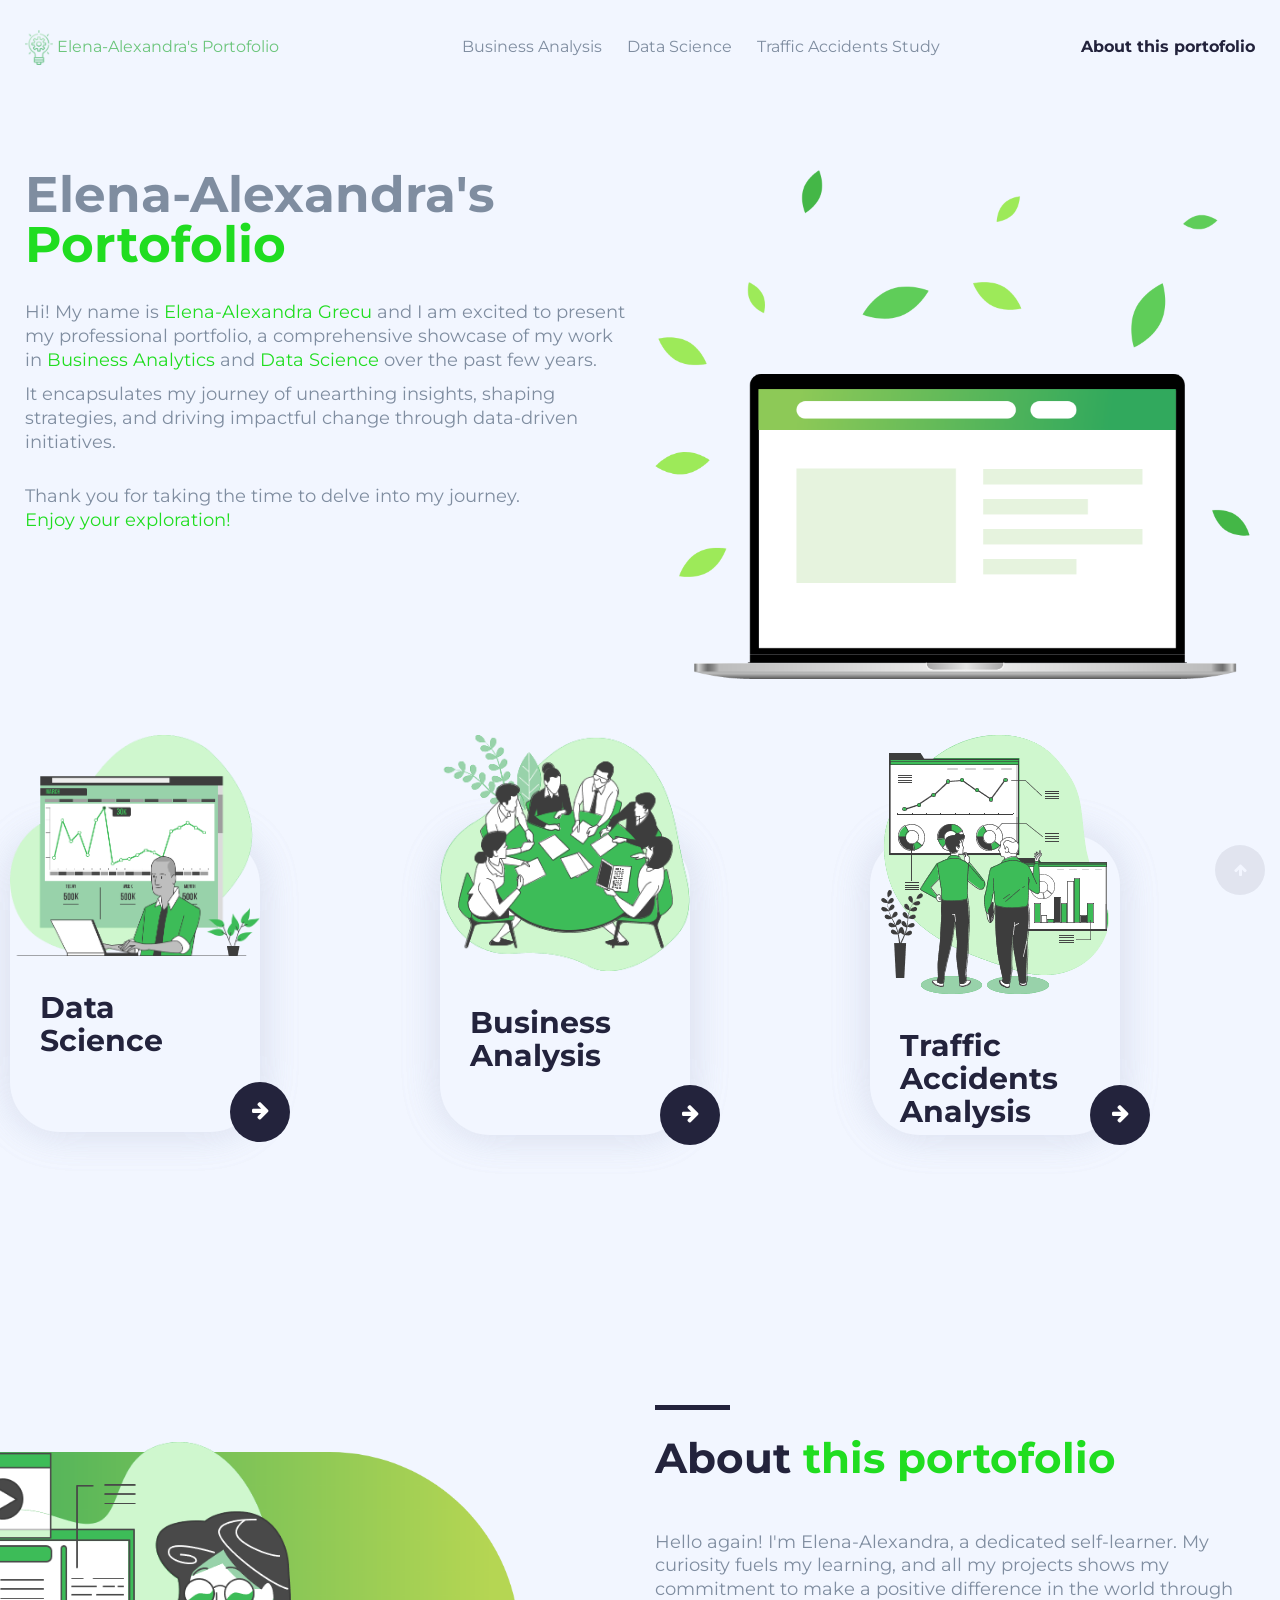
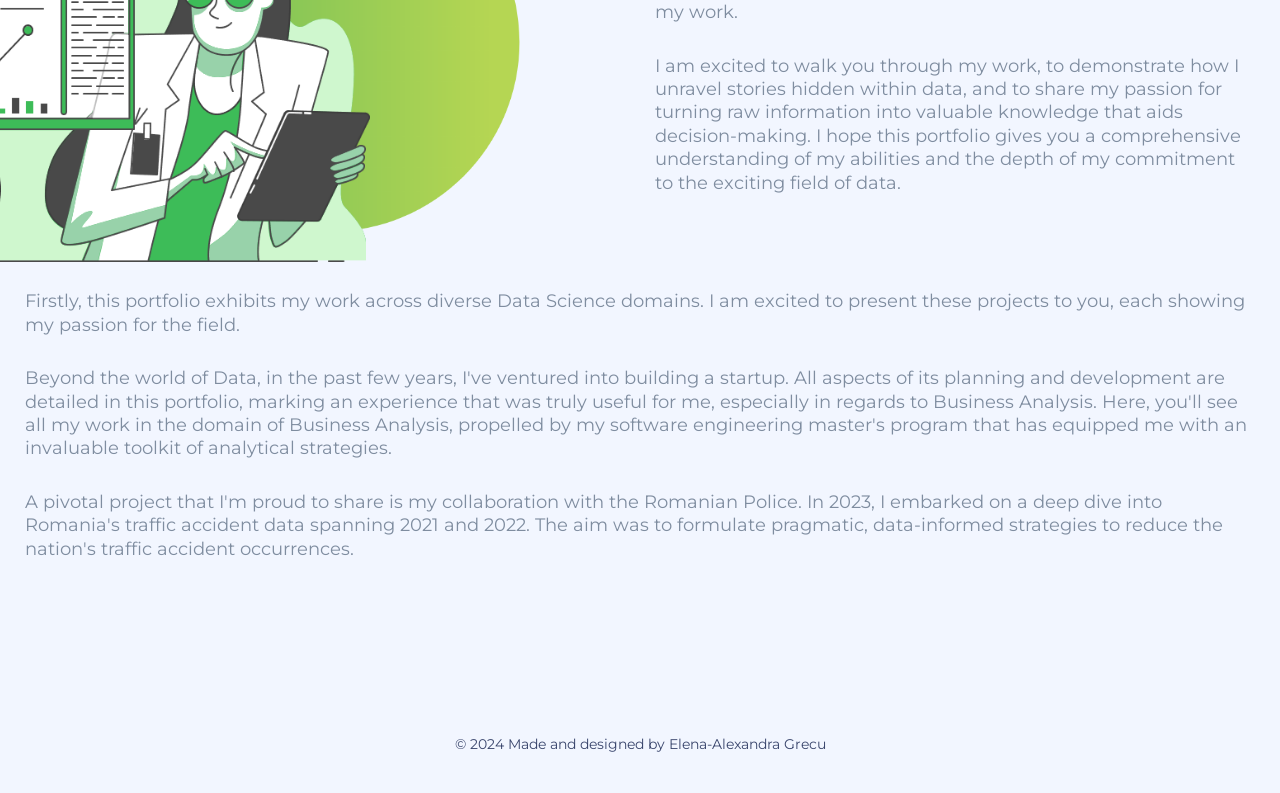
<file: index.html>
<!DOCTYPE html>
<html lang="ro">
  <head>
    <meta http-equiv="Content-Type" content="text/html; charset=utf-8" />
    <title>Elena-Alexandra's portofolio</title>
    <link rel="icon" type="image/x-icon" href="assets/images/favicon.ico" />
    <meta name="viewport" content="width=device-width" />
    <meta name="description" content="Elena-Alexandra's Portofolio" />
    <meta
      name="keywords"
      content="data science, machine learning, artificial intelligence, programming, business analysis, software engineering, web development, computer science, technology, coding, algorithms, analytics, statistics, alexandra grecu, Elena-Alexandra Grecu"
    />
    <link
      rel="stylesheet"
      href="https://maxcdn.bootstrapcdn.com/bootstrap/3.4.0/css/bootstrap.min.css"
    />
    <link
      rel="stylesheet"
      href="https://cdnjs.cloudflare.com/ajax/libs/font-awesome/4.7.0/css/font-awesome.min.css"
    />
    <link rel="preconnect" href="https://fonts.gstatic.com" />
    <link
      href="https://fonts.googleapis.com/css2?family=Montserrat:ital,wght@0,300;0,400;0,500;0,600;0,700;0,800;1,400&display=swap"
      rel="stylesheet"
    />
    <link rel="stylesheet" type="text/css" href="./assets/css/animate.css" />
    <link rel="stylesheet" type="text/css" href="./assets/css/style.css" />
  </head>

  <body>
    <!-- < -->
    <header>
      <div class="container">
        <div class="row">
          <div class="col-md-3 col-xs-12">
            <div class="logo-area">
              <a
                href="index.html"
                style="
                  color: inherit;
                  text-decoration: none;
                  /* font-weight: bold; */
                  color: #6cc57c;
                  font-size: 16px;
                "
              >
                <img
                  style="height: 35px"
                  src="./assets/images/bec.png"
                  alt=""
                />
                Elena-Alexandra's Portofolio
              </a>
            </div>
          </div>
          <div class="col-md-6 hidden-sm hidden-xs col-xs-12">
            <ul class="header-menu-center">
              <li><a href="business-analysis.html">Business Analysis</a></li>
              <li><a href="data-science-page.html">Data Science</a></li>
              <li>
                <a
                  href="https://alexandragrecu.github.io/accidente-rutiere-din-Romania/"
                  target="_blank"
                  >Traffic Accidents Study</a
                >
              </li>
            </ul>
          </div>
          <div class="col-md-3 hidden-sm hidden-xs col-xs-12">
            <ul class="header-menu-right">
              <li>
                <a class="login-butto" href="#about_me"
                  >About this portofolio</a
                >
              </li>
              <!-- <li><a class="register-button" href="#">Register</a></li> -->
            </ul>
          </div>
          <div class="hidden-md col-xs-12">
            <!-- Simulate a smartphone / tablet -->
            <div class="mobile-container">
              <!-- Top Navigation Menu -->
              <div class="topnav">
                <div id="myLinks">
                  <ul class="header-menu-mobile">
                    <li><a href="data-science-page.html">Data Science</a></li>
                    <li>
                      <a href="business-analysis.html">Business Analysis</a>
                    </li>
                    <li>
                      <a
                        href="https://alexandragrecu.github.io/accidente-rutiere-din-Romania/"
                        target="_blank"
                        >Traffic Accidents Study</a
                      >
                    </li>
                    <li>
                      <a class="login-butto" href="#about_me"
                        >About this portofolio</a
                      >
                    </li>
                    <!-- <li><a class="register-button" href="#">Register</a></li> -->
                  </ul>
                </div>
                <a
                  href="javascript:void(0);"
                  class="icon"
                  onclick="myFunction()"
                >
                  <i class="fa fa-bars"></i>
                </a>
              </div>
            </div>
          </div>
        </div>
      </div>
    </header>
    <div class="main-content">
      <div class="section-1-homepage">
        <div class="container">
          <div class="row">
            <div class="col-md-6 col-xs-12">
              <div class="title-section-1-home">
                <span>Elena-Alexandra's</span> Portofolio<br />
                <!-- <span>Portofolio</span> -->
              </div>
              <div class="text-section-1-home">
                <p>
                  Hi! My name is <span>Elena-Alexandra Grecu</span> and I am excited
                  to present my professional portfolio, a comprehensive showcase
                  of my work in <span>Business Analytics</span> and
                  <span>Data Science</span> over the past few years. 
                </p>
                <p>It
                  encapsulates my journey of unearthing insights, shaping
                  strategies, and driving impactful change through data-driven
                  initiatives.</p>
              </div>
              <div class="text-section-1-home">
                <p>
                  Thank you for taking the time to delve into my journey. <br>
                  <span>Enjoy your exploration!</span>
                </p>
              </div>
            </div>
            <div class="col-md-6 col-xs-12">
              <img
                style="max-width: 100%"
                src="./assets/images/laptop.png"
                alt=""
              />
            </div>
          </div>
        </div>
      </div>
      <div class="section-1-homepage wow fadeInUp" data-wow-duration="2s">
        <div class="container">
          <div class="row">
            <div class="row">
              <div class="listing-products-page">
                <div class="col-md-4 col-xs-12">
                  <div class="box-single-product">
                    <img src="./assets/images/Picture7.png" alt="" />

                    <h4>Data Science</h4>
                    <div class="info-product-single">
                      <div class="row">
                        <!-- <div class="col-md-6 col-xs-6">
                          <strong class="number-info-points-single">123</strong>
                          <p>calorias</p>
                        </div> -->
                        <!-- <div class="col-md-6 col-xs-6">
                          <strong class="gramaj"> <span>2,8</span>g</strong>
                          <p>grasas</p>
                        </div> -->
                      </div>
                    </div>
                    <div class="cta-to-product">
                      <a href="data-science-page.html"
                        ><i class="fa fa-arrow-right" aria-hidden="true"></i
                      ></a>
                    </div>
                  </div>
                </div>
                <div class="col-md-4 col-xs-12">
                  <div class="box-single-product">
                    <img src="./assets/images/Picture8.png" alt="" />
                    <h4>Business Analysis</h4>
                    <div class="info-product-single">
                      <!-- <div class="row">
                        <div class="col-md-6 col-xs-6">
                          <strong class="number-info-points-single">123</strong>
                          <p>calorias</p>
                        </div>
                        <div class="col-md-6 col-xs-6">
                          <strong class="gramaj"> <span>2,8</span>g</strong>
                          <p>grasas</p>
                        </div>
                      </div> -->
                    </div>
                    <div class="cta-to-product">
                      <a href="business-analysis.html"
                        ><i class="fa fa-arrow-right" aria-hidden="true"></i
                      ></a>
                    </div>
                  </div>
                </div>
                <div class="col-md-4 col-xs-12">
                  <div class="box-single-product">
                    <img src="./assets/images/Picture10.png" alt="" />
                    <h4>Traffic Accidents Analysis</h4>
                    <div class="info-product-single">
                      <div class="row">
                        <!-- <div class="col-md-6 col-xs-6">
                          <strong class="number-info-points-single">123</strong>
                          <p>calorias</p>
                        </div>
                        <div class="col-md-6 col-xs-6">
                          <strong class="gramaj"> <span>2,8</span>g</strong>
                          <p>grasas</p>
                        </div> -->
                      </div>
                    </div>
                    <div class="cta-to-product">
                      <a
                        href="https://alexandragrecu.github.io/accidente-rutiere-din-Romania/"
                        target="_blank"
                        ><i class="fa fa-arrow-right" aria-hidden="true"></i
                      ></a>
                    </div>
                  </div>
                </div>
                <div class="col-md-4 col-xs-12" style="display: none">
                  <div class="box-single-product">
                    <img src="./assets/images/salata-png.png" alt="" />
                    <h4>Ensalada mixta</h4>
                    <div class="info-product-single">
                      <!-- <div class="row">
                        <div class="col-md-6 col-xs-6">
                          <strong class="number-info-points-single">123</strong>
                          <p>calorias</p>
                        </div>
                        <div class="col-md-6 col-xs-6">
                          <strong class="gramaj"> <span>2,8</span>g</strong>
                          <p>grasas</p>
                        </div> -->
                    </div>
                  </div>
                  <div class="cta-to-product">
                    <a href="#"
                      ><i class="fa fa-arrow-right" aria-hidden="true"></i
                    ></a>
                  </div>
                </div>
              </div>
            </div>
          </div>
        </div>
        <div id="about_me"></div>
      </div>
      <div class="section-4-homepage wow fadeInUp" data-wow-duration="2s">
        <div class="container">
          <div class="row">
            <div class="col-md-6 col-xs-12">
              <img
                style="max-width: 100%"
                src="./assets/images/Picture4.png"
                alt=""
              />
            </div>
            <div class="col-md-6 col-xs-12">
              <div class="box-text-general">
                <div class="title-general-home">
                  <span> About</span> this portofolio
                </div>
                <div class="text-general-home">
                  Hello again! I'm <span>Elena-Alexandra</span>, a dedicated
                  self-learner. My
                  curiosity fuels my learning, and all my projects shows my
                  commitment to make a positive difference in the world through
                  my work.
                </div>
                <div class="text-general-home">
                  I am excited to walk you through my work, to demonstrate how I
                  unravel stories hidden within data, and to share my passion
                  for turning raw information into valuable knowledge that aids
                  decision-making. I hope this portfolio gives you a
                  comprehensive understanding of my abilities and the depth of
                  my commitment to the exciting field of data.
                </div>
              </div>
            </div>
          </div>
          <br />
          <br />
          <div class="text-general-home">
            Firstly, this portfolio exhibits my work across diverse Data Science
            domains. I am excited to present these projects to you, each
            showing my passion for the field.
          </div>
          <div class="text-general-home">
            Beyond the world of Data, in the past few years, I've
            ventured into building a startup. All aspects of its planning and
            development are detailed in this portfolio, marking an experience
            that was truly useful for me, especially in regards to Business
            Analysis. Here, you'll see all my work in the domain of Business
            Analysis, propelled by my software engineering master's program that
            has equipped me with an invaluable toolkit of analytical strategies.
          </div>

          <div class="text-general-home">
            A pivotal project that I'm proud to share is my collaboration with
            the Romanian Police. In 2023, I embarked on a deep
            dive into Romania's traffic accident data spanning 2021 and 2022. The aim was to formulate pragmatic, data-informed strategies
            to reduce the nation's traffic accident occurrences.
          </div>
        </div>
      </div>
    </div>

    <footer>
      <div class="container">
        <div class="row">
          <div class="col-md-3 col-xs-12">
            <!-- <h5> Email: alexandragrecu9844@gmail.com </h5> -->
          </div>
          <div class="col-md-1 col-xs-12"></div>
          <div class="col-md-3 col-xs-12">
            <ul>
              <!-- <li> <a href="#">alexandragrecu9844@gmail.com</a> </li> -->
            </ul>
          </div>
          <div class="col-md-2 col-xs-12">
            <ul class="social-media">
              <!-- <li> <a href="#"><i class="fa fa-instagram" aria-hidden="true"></i>  </a> </li>
                        <li> <a href="#"><i class="fa fa-linkedin" aria-hidden="true"></i></a> </li>
                        <li> <a href="#"><i class="fa fa-facebook" aria-hidden="true"></i></a> </li> -->
            </ul>
          </div>
        </div>
      </div>
      <div class="copyright">© 2024 Made and designed by Elena-Alexandra Grecu</div>
    </footer>

    <p id="top">
      <a
        href="#top"
        style="
          width: 50px;
          height: 50px;
          line-height: 50px;
          text-align: center;
          border-radius: 100%;
          color: #fff;
          background: #23233c;
          display: inline-block;
        "
        ><i class="fa fa-arrow-up" aria-hidden="true"></i
      ></a>
    </p>
    <script src="https://code.jquery.com/jquery-1.12.4.min.js"></script>
    <script
      src="https://stackpath.bootstrapcdn.com/bootstrap/4.3.1/js/bootstrap.min.js"
      integrity="sha384-JjSmVgyd0p3pXB1rRibZUAYoIIy6OrQ6VrjIEaFf/nJGzIxFDsf4x0xIM+B07jRM"
      crossorigin="anonymous"
    ></script>
    <script src="./assets/js/wow.min.js"></script>
    <script src="./assets/js/javascript.js"></script>
  </body>
</html>
</file>
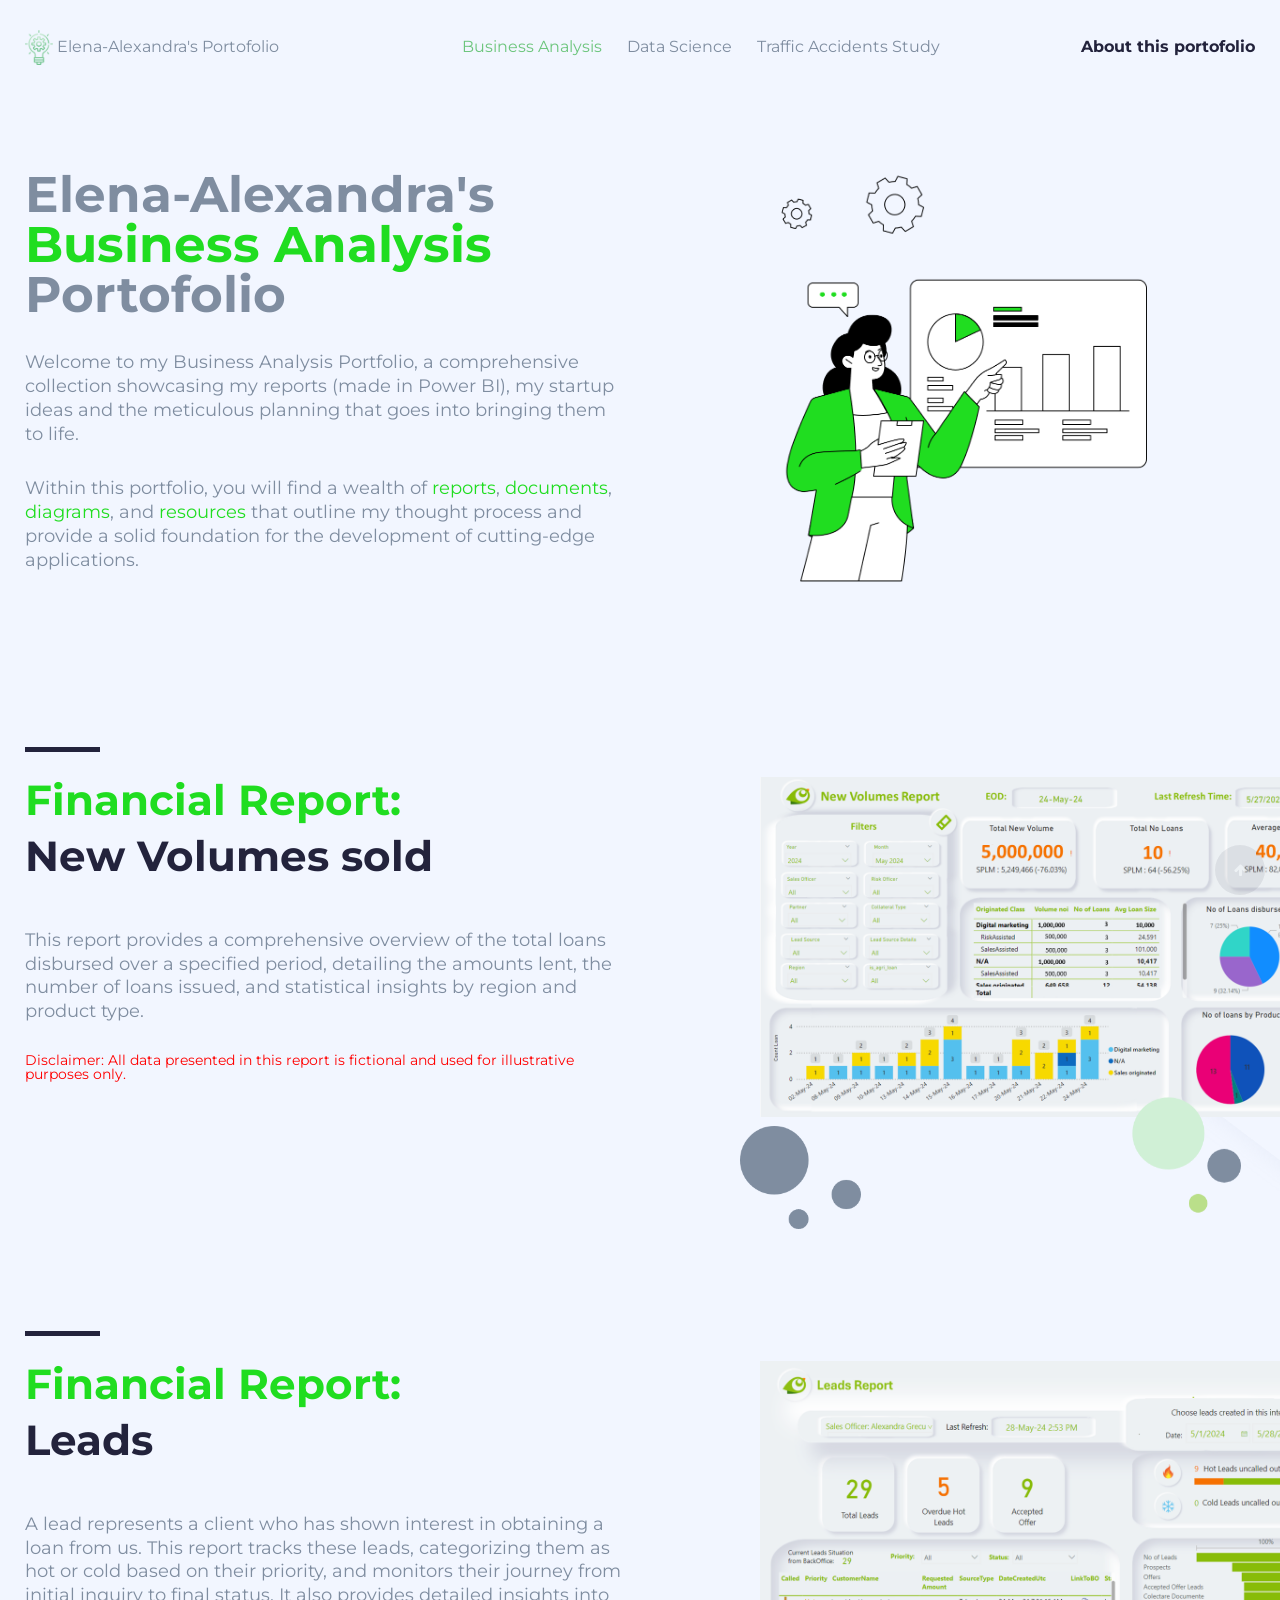
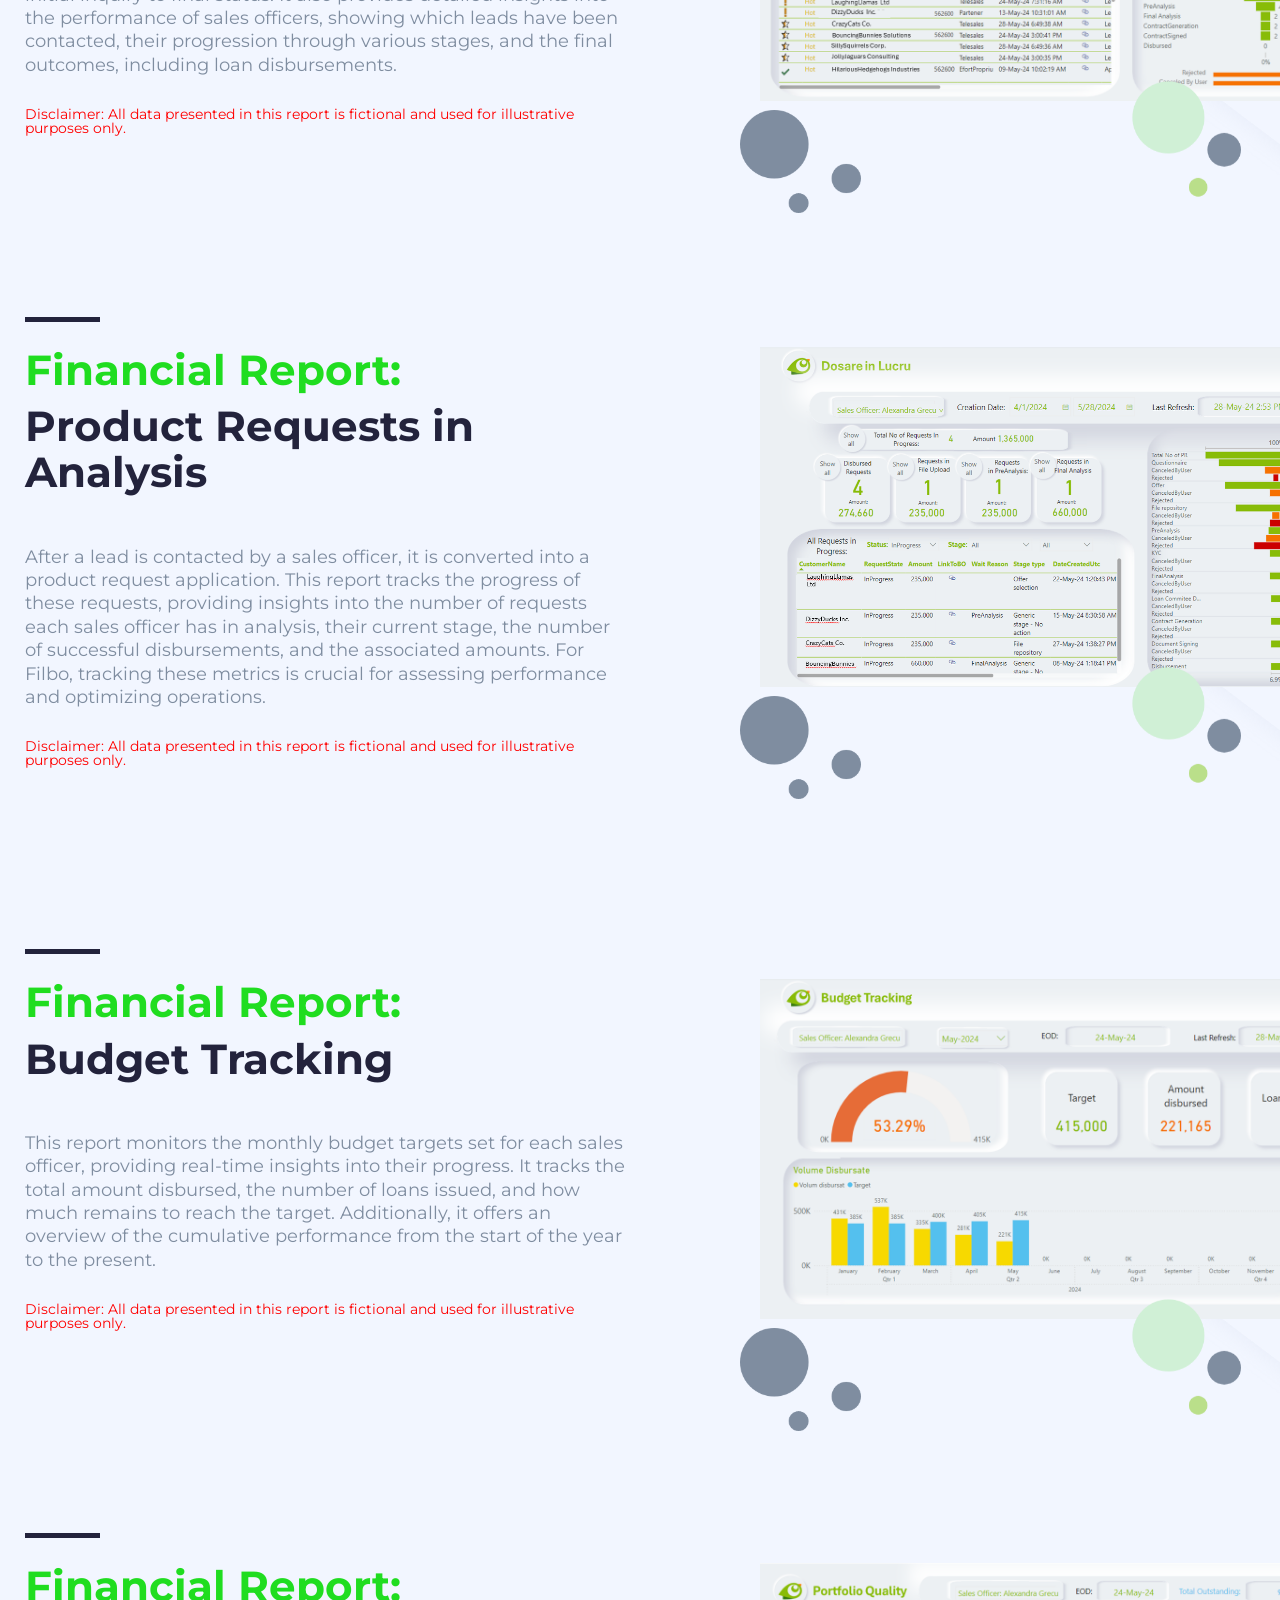
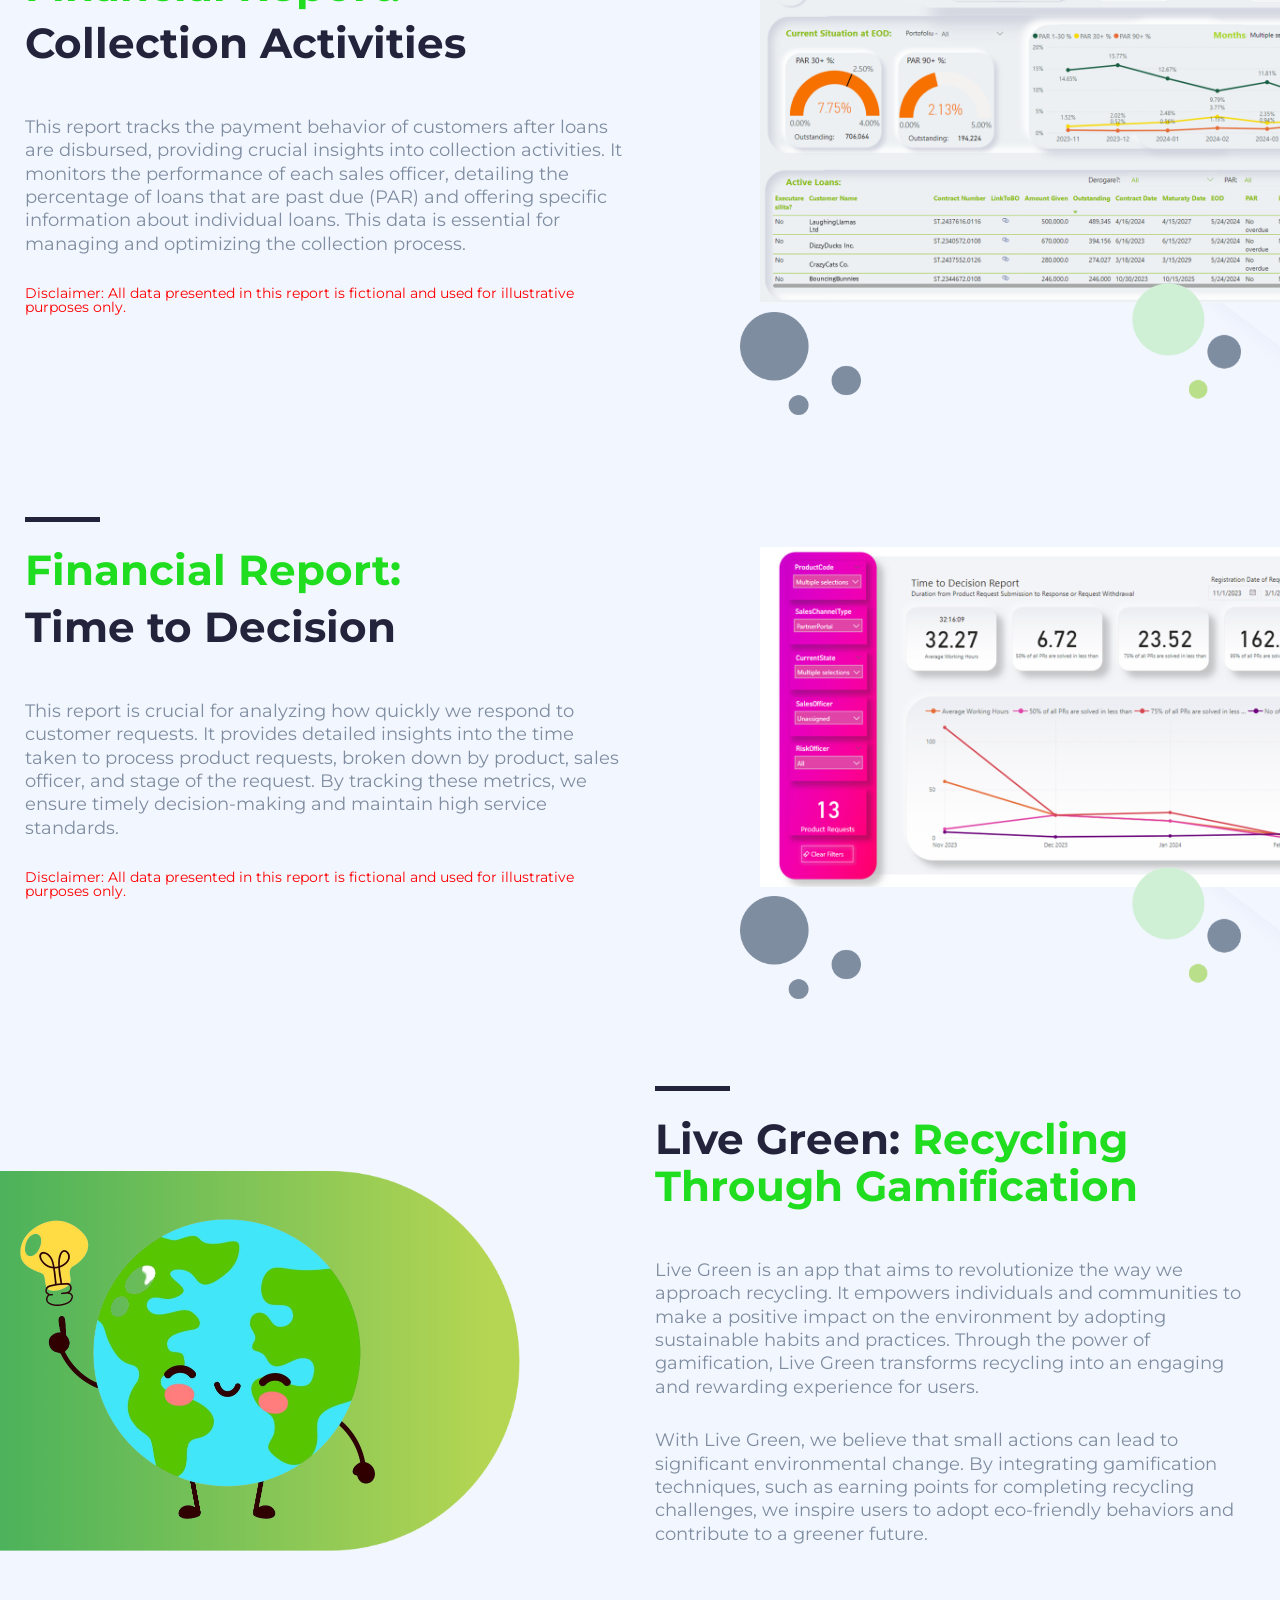
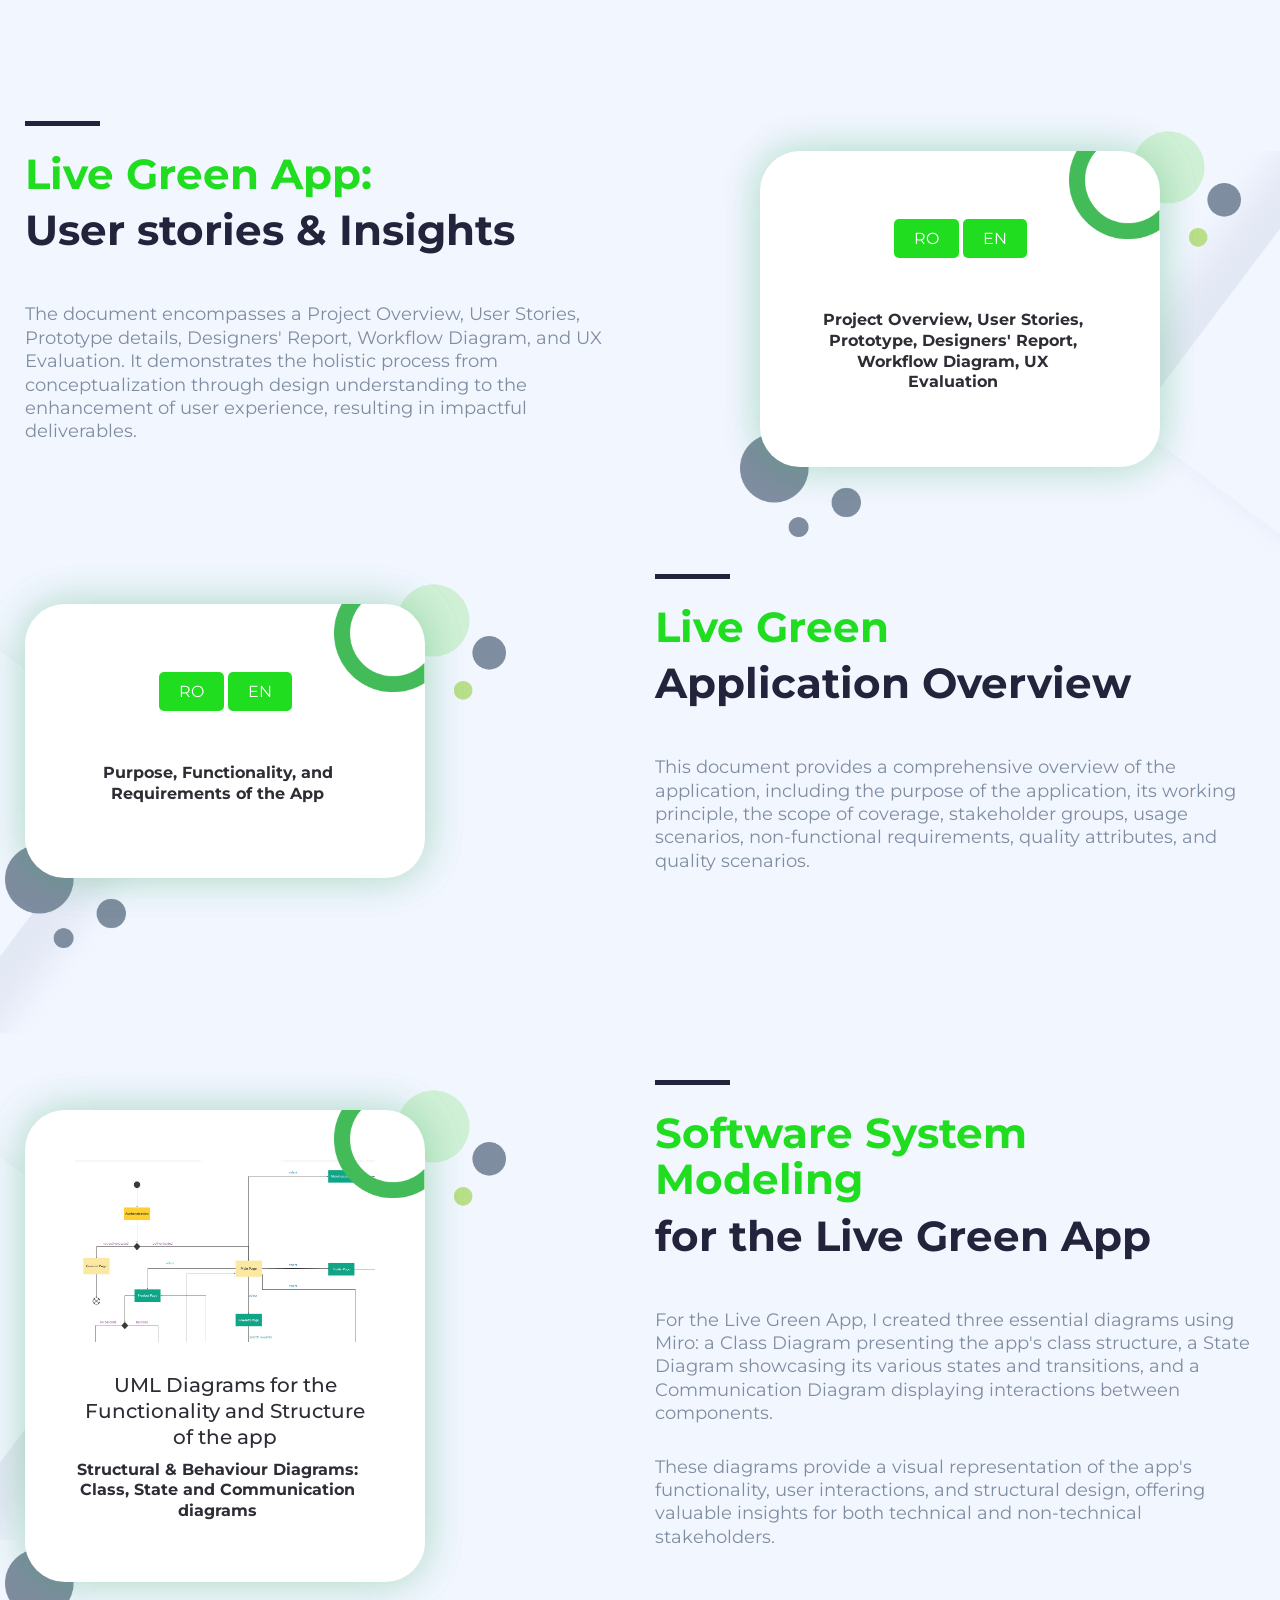
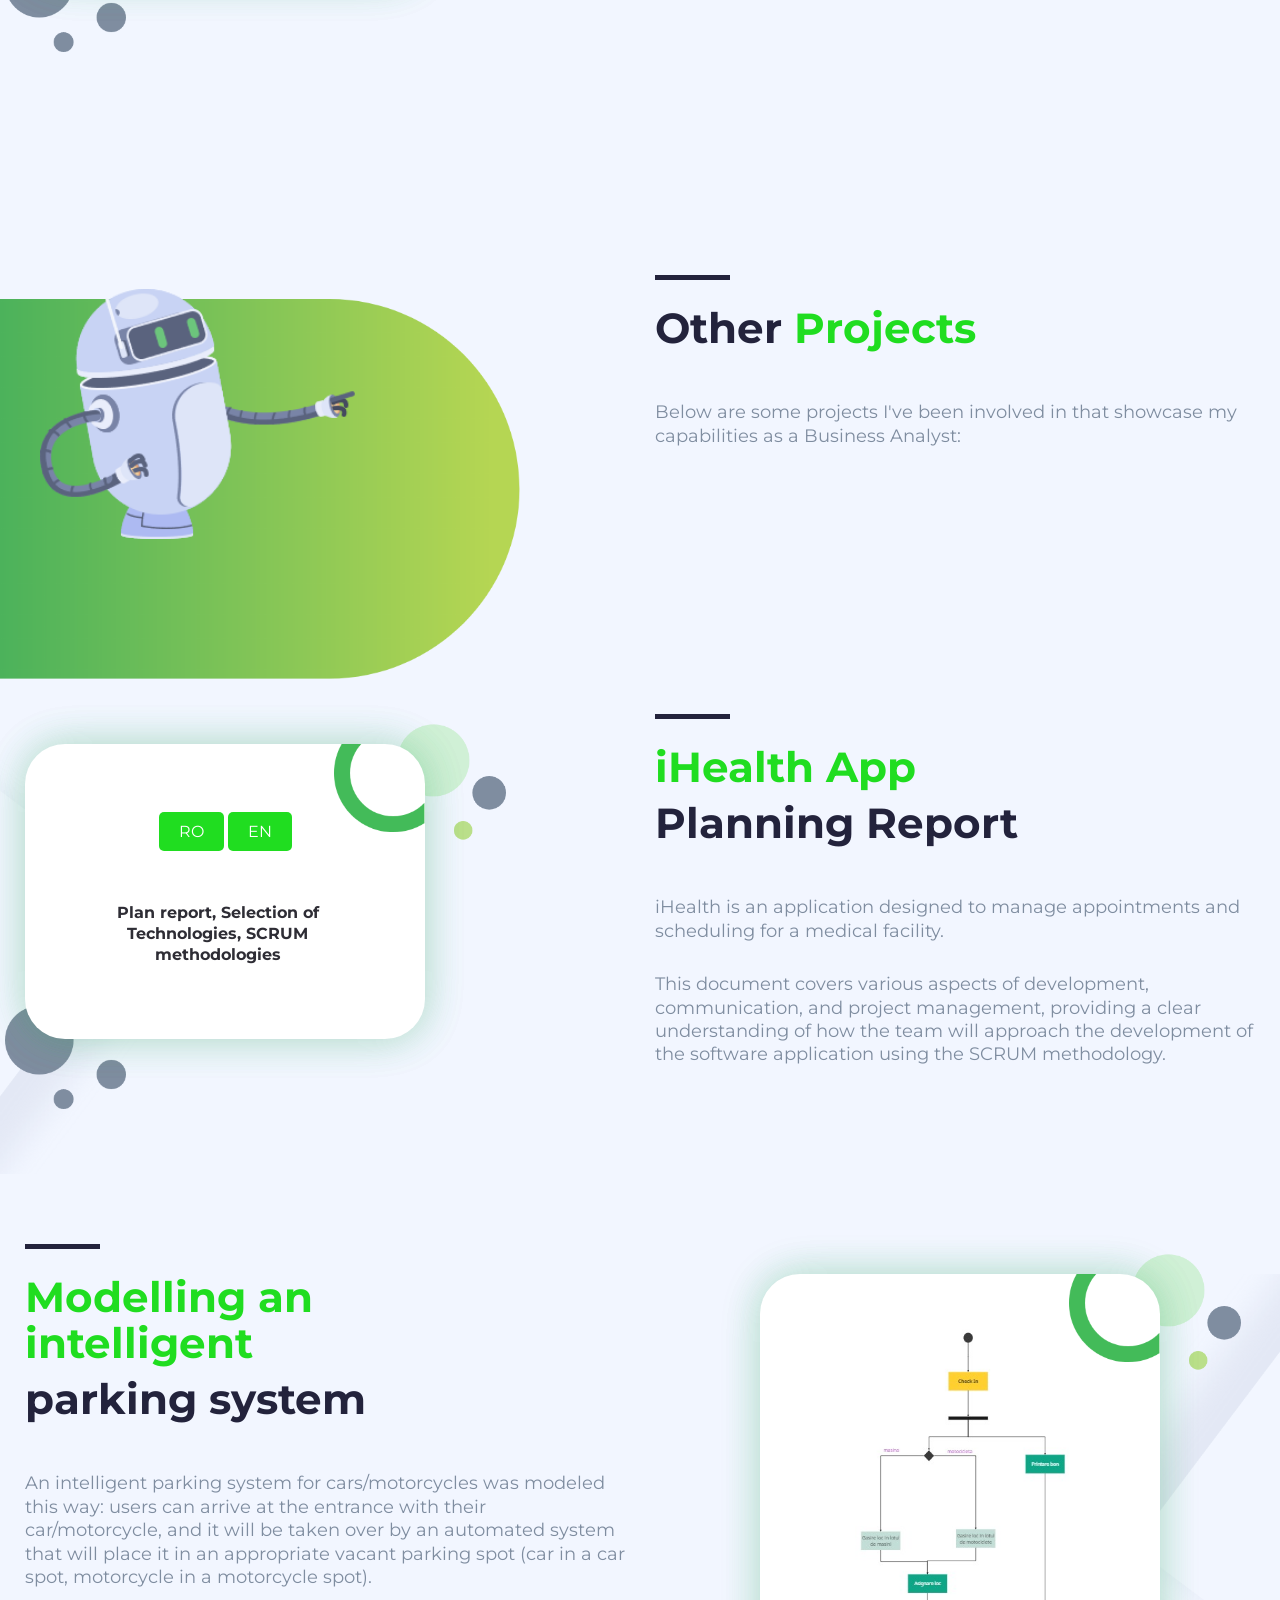
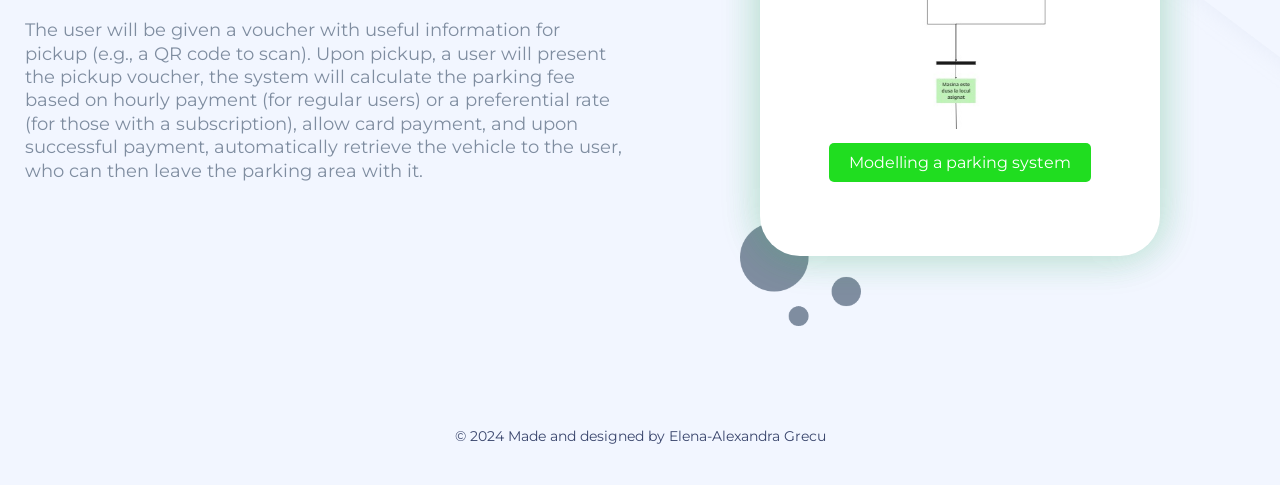
<file: business-analysis.html>
<!DOCTYPE html>
<html lang="ro">

<head>
    <meta http-equiv="Content-Type" content="text/html; charset=utf-8">
    <title>Elena-Alexandra's portofolio</title>
    <link rel="icon" type="image/x-icon" href="assets/images/favicon.ico">
    <meta name="viewport" content="width=device-width">
    <meta name="description" content="Elena-Alexandra's Data Science Portofolio">
    <meta name="keywords" content="data science, machine learning, artificial intelligence, programming, software engineering, web development, computer science, technology, coding, algorithms, analytics, statistics, alexandra grecu, Elena-Alexandra Grecu">
    <link rel="stylesheet" href="https://maxcdn.bootstrapcdn.com/bootstrap/3.4.0/css/bootstrap.min.css">
    <link rel="stylesheet" href="https://cdnjs.cloudflare.com/ajax/libs/font-awesome/4.7.0/css/font-awesome.min.css">
    <link rel="preconnect" href="https://fonts.gstatic.com">
    <link href="https://fonts.googleapis.com/css2?family=Montserrat:ital,wght@0,300;0,400;0,500;0,600;0,700;0,800;1,400&display=swap" rel="stylesheet">
    <link rel="stylesheet" type="text/css" href="./assets/css/animate.css">
    <link rel="stylesheet" type="text/css" href="./assets/css/style2.css">
</head>

<body>
    <!-- < -->
      <header>
        <div class="container">
          <div class="row">
            <div class="col-md-3 col-xs-12">
              <div class="logo-area">
                <a
                  href="index.html"
                  style="
                    color: inherit;
                    text-decoration: none;
                    font-size: 16px;
                    /* font-weight: bold; */
                    
                  "
                >
                  <img
                    style="height: 35px"
                    src="./assets/images/bec.png"
                    alt=""
                  />
                  Elena-Alexandra's Portofolio
                </a>
              </div>
            </div>
            <div class="col-md-6 hidden-sm hidden-xs col-xs-12">
              <ul class="header-menu-center">
                <li><a href="business-analysis.html" style="color: #6cc57c;">Business Analysis</a></li>
                <li><a href="data-science-page.html">Data Science</a></li>
                <li><a href="https://alexandragrecu.github.io/accidente-rutiere-din-Romania/" target="_blank">Traffic Accidents Study</a></li>
              </ul>
            </div>
            <div class="col-md-3 hidden-sm hidden-xs col-xs-12">
              <ul class="header-menu-right">
                <li>
                  <a class="login-butto" href="index.html"
                    >About this portofolio</a
                  >
                </li> 
                <!-- <li><a class="register-button" href="#">Register</a></li> -->
              </ul>
            </div>
            <div class="hidden-md col-xs-12">
              <!-- Simulate a smartphone / tablet -->
              <div class="mobile-container">
                <!-- Top Navigation Menu -->
                <div class="topnav">
                  <div id="myLinks">
                    <ul class="header-menu-mobile">
                      <li><a href="data-science-page.html">Data Science</a></li>
                      <li><a href="business-analysis.html" style="color: #88BC08;">Business Analysis</a></li>
                      <li><a href="https://alexandragrecu.github.io/accidente-rutiere-din-Romania/" target="_blank">Traffic Accidents Study</a></li>
                      <li>
                        <a class="login-butto" href="index.html"
                          >About this portofolio</a
                        >
                      </li>
                      <!-- <li><a class="register-button" href="#">Register</a></li> -->
                    </ul>
                  </div>
                  <a
                    href="javascript:void(0);"
                    class="icon"
                    onclick="myFunction()"
                  >
                    <i class="fa fa-bars"></i>
                  </a>
                </div>
              </div>
            </div>
          </div>
        </div>
      </header>
    </header>
    <div class="main-content">
        <div class="section-1-homepage">
          <div class="container">
            <div class="row">
              <div class="col-md-6 col-xs-12">
                
                <div class="title-section-1-home">
                  <span>Elena-Alexandra's</span> Business Analysis<br> <span>Portofolio</span>
                </div>
                <div class="text-section-1-home">
                  <p>Welcome to my Business Analysis Portfolio, a comprehensive collection showcasing my reports (made in Power BI), my startup ideas and the meticulous planning that goes into bringing them to life. </p>
                </div>
                <div class="text-section-1-home">
                  <p>Within this portfolio, you will find a wealth of <span>reports</span>, <span>documents</span>, <span>diagrams</span>, and <span>resources</span> that outline my thought process and provide a solid foundation for the development of cutting-edge applications.</div>
              </div>
              <div class="col-md-6 col-xs-12 image-container">
                <img style="max-width:100%; height:430px" src="./assets/images/Picture17.png" alt="">
              </div>
            </div>
          </div>
        </div>
        <div class="section-3-homepage wow fadeInUp" data-wow-duration="2s">
          <div class="container">
            <div class="row">
              <div class="col-md-6 col-xs-12">
                <div class="box-text-general">
                  <div class="title-general-home">
                    <p class="subtitle-2">Financial Report: </p><span>New Volumes sold</span></a>
                  </div>
                  <div class="text-general-home">
                    This report provides a comprehensive overview of the total loans disbursed over a specified period, detailing the amounts lent, the number of loans issued, and statistical insights by region and product type.</div>
                    <p style="color:red;">Disclaimer: All data presented in this report is fictional and used for illustrative purposes only.</p>
                </div>
              </div>
              <div class="col-md-1 col-xs-12">

              </div>
              <div class="col-md-5 col-xs-12">
                <img class="heyy" style="width:600px; height: 340px;" src="./assets/images/New Volumes.png" alt=""></br>
                <div class="elements-column">
                
                
                </br>
              </br> 
                </br>
                </div>
                </div>
 
            </div>
          </div>
        </div>
        <div class="section-3-homepage wow fadeInUp" data-wow-duration="2s">
          <div class="container">
            <div class="row">
              <div class="col-md-6 col-xs-12">
                <div class="box-text-general">
                  <div class="title-general-home">
                    <p class="subtitle-2">Financial Report: </p><span>Leads</span></a>
                  </div>
                  <div class="text-general-home">
                    A lead represents a client who has shown interest in obtaining a loan from us. This report tracks these leads, categorizing them as hot or cold based on their priority, and monitors their journey from initial inquiry to final status. It also provides detailed insights into the performance of sales officers, showing which leads have been contacted, their progression through various stages, and the final outcomes, including loan disbursements. </div>
                    <p style="color:red;">Disclaimer: All data presented in this report is fictional and used for illustrative purposes only.</p>
                  </div>
              </div>
              <div class="col-md-1 col-xs-12">

              </div>
              <div class="col-md-5 col-xs-12">
                <img class="heyy" style="width:600px; height: 340px;" src="./assets/images/Samples - Reports.png" alt=""></br>
                <div class="elements-column">
                
                
                </br>
              </br> 
                </br>
                </div>
                </div>
 
            </div>
          </div>
        </div>
        <div class="section-3-homepage wow fadeInUp" data-wow-duration="2s">
          <div class="container">
            <div class="row">
              <div class="col-md-6 col-xs-12">
                <div class="box-text-general">
                  <div class="title-general-home">
                    <p class="subtitle-2">Financial Report: </p><span>Product Requests in Analysis</span></a>
                  </div>
                  <div class="text-general-home">
                    After a lead is contacted by a sales officer, it is converted into a product request application. This report tracks the progress of these requests, providing insights into the number of requests each sales officer has in analysis, their current stage, the number of successful disbursements, and the associated amounts. For Filbo, tracking these metrics is crucial for assessing performance and optimizing operations.</div>
                    <p style="color:red;">Disclaimer: All data presented in this report is fictional and used for illustrative purposes only.</p>
                  </div>
              </div>
              <div class="col-md-1 col-xs-12">

              </div>
              <div class="col-md-5 col-xs-12">
                <img class="heyy" style="width:600px; height: 340px;" src="./assets/images/Dosare in lucru 2.png" alt=""></br>
                <div class="elements-column">
                
                
                </br>
              </br> 
                </br>
                </div>
                </div>
 
            </div>
          </div>
        </div>
        <div class="section-3-homepage wow fadeInUp" data-wow-duration="2s">
          <div class="container">
            <div class="row">
              <div class="col-md-6 col-xs-12">
                <div class="box-text-general">
                  <div class="title-general-home">
                    <p class="subtitle-2">Financial Report: </p><span>Budget Tracking</span></a>
                  </div>
                  <div class="text-general-home">
                    This report monitors the monthly budget targets set for each sales officer, providing real-time insights into their progress. It tracks the total amount disbursed, the number of loans issued, and how much remains to reach the target. Additionally, it offers an overview of the cumulative performance from the start of the year to the present.</div>
                    <p style="color:red;">Disclaimer: All data presented in this report is fictional and used for illustrative purposes only.</p>
                  </div>
              </div>
              <div class="col-md-1 col-xs-12">

              </div>
              <div class="col-md-5 col-xs-12">
                <img class="heyy" style="width:600px; height: 340px;" src="./assets/images/Budget Tracking (1).png" alt=""></br>
                <div class="elements-column">
                
                
                </br>
              </br> 
                </br>
                </div>
                </div>
 
            </div>
          </div>
        </div>
        <div class="section-3-homepage wow fadeInUp" data-wow-duration="2s">
          <div class="container">
            <div class="row">
              <div class="col-md-6 col-xs-12">
                <div class="box-text-general">
                  <div class="title-general-home">
                    <p class="subtitle-2">Financial Report: </p><span>Collection Activities</span></a>
                  </div>
                  <div class="text-general-home">
                    This report tracks the payment behavior of customers after loans are disbursed, providing crucial insights into collection activities. It monitors the performance of each sales officer, detailing the percentage of loans that are past due (PAR) and offering specific information about individual loans. This data is essential for managing and optimizing the collection process.
                  </div>
                  <p style="color:red;">Disclaimer: All data presented in this report is fictional and used for illustrative purposes only.</p></div>
              </div>
              <div class="col-md-1 col-xs-12">

              </div>
              <div class="col-md-5 col-xs-12">
                <img class="heyy" style="width:600px; height: 340px;" src="./assets/images/Collections (1).png" alt=""></br>
                <div class="elements-column">
                
                
                </br>
              </br> 
                </br>
                </div>
                </div>
 
            </div>
          </div>
        </div>
        <div class="section-3-homepage wow fadeInUp" data-wow-duration="2s">
          <div class="container">
            <div class="row">
              <div class="col-md-6 col-xs-12">
                <div class="box-text-general">
                  <div class="title-general-home">
                    <p class="subtitle-2">Financial Report: </p><span>Time to Decision</span></a>
                  </div>
                  <div class="text-general-home">
                    This report is crucial for analyzing how quickly we respond to customer requests. It provides detailed insights into the time taken to process product requests, broken down by product, sales officer, and stage of the request. By tracking these metrics, we ensure timely decision-making and maintain high service standards. </div>
                </div>
                <p style="color:red;">Disclaimer: All data presented in this report is fictional and used for illustrative purposes only.</p>
              </div>
              <div class="col-md-1 col-xs-12">

              </div>
              <div class="col-md-5 col-xs-12">
                <img class="heyy" style="width:600px; height: 340px;" src="./assets/images/Time to yes Report.png" alt=""></br>
                <div class="elements-column">
                
                
                </br>
              </br> 
                </br>
                </div>
                </div>
 
            </div>
          </div>
        </div>
        <div class="section-4-homepage wow fadeInUp" data-wow-duration="2s">
          <div class="container">
            <div class="row">
              <div class="col-md-6 col-xs-12 image-container">
                <img class="hey" style="max-width:100%; height: 300px;" src="./assets/images/earth.png" alt="">
              </div>
              <div class="col-md-6 col-xs-12">
                <div class="box-text-general">
                  <div class="title-general-home">
                   <span> Live Green:</span> Recycling Through Gamification
                  </div>
                  <div class="text-general-home">
                    <p>Live Green is an app that aims to revolutionize the way we approach recycling. It empowers individuals and communities to make a positive impact on the environment by adopting sustainable habits and practices. Through the power of gamification, Live Green transforms recycling into an engaging and rewarding experience for users. </div>             
                    </p><div class="text-general-home">
                    With Live Green, we believe that small actions can lead to significant environmental change. By integrating gamification techniques, such as earning points for completing recycling challenges, we inspire users to adopt eco-friendly behaviors and contribute to a greener future. </div>
                </div>
              </div>
            </div>
          </div>
        </div>
        <div class="section-3-homepage wow fadeInUp" data-wow-duration="2s">
          <div class="container">
            <div class="row">
              <div class="col-md-6 col-xs-12">
                <div class="box-text-general">
                  <div class="title-general-home">
                    <a href="https://drive.google.com/file/d/1DSiHU_jlLmCICuCprt4lgh5jXlogUVrO/view?usp=sharing" target="_blank"><p class="subtitle-2">Live Green App: </p><span>User stories & Insights</span></a>
                  </div>
                  <div class="text-general-home">
                    The document encompasses a Project Overview, User Stories, Prototype details, Designers' Report, Workflow Diagram, and UX Evaluation. It demonstrates the holistic process from conceptualization through design understanding to the enhancement of user experience, resulting in impactful deliverables.</div>
                </div>
              </div>
              <div class="col-md-1 col-xs-12">

              </div>
              <div class="col-md-5 col-xs-12">
                <div class="elements-column">
                <div class="box-section-general">
                  <!-- <a href="https://app.datacamp.com/workspace/w/6c9d82b8-cd31-4c52-8774-273d76a9531d" target="_blank"><img src="./assets/images/globe.png" alt=""></a> -->
                </br>
                <div class="buttons graph6">
                  <a href="https://drive.google.com/file/d/1DSiHU_jlLmCICuCprt4lgh5jXlogUVrO/view?usp=sharing" target="_blank">
                    <button id="button1">RO</button>
                  </a>
                  <a href="https://drive.google.com/file/d/1no0Mxrmud4ndqVIcKyiqf34TwbOM8T-u/view?usp=sharing" target="_blank">
                    <button id="button2">EN</button>
                  </a>
                </div>
                
                </br>
              </br> 
                  <!-- <a href="https://app.datacamp.com/workspace/w/6c9d82b8-cd31-4c52-8774-273d76a9531d" target="_blank"><h3>See the document </h3></a> -->
                  <p>Project Overview, User Stories, Prototype, Designers' Report, Workflow Diagram, UX Evaluation</p>
                </br>
                </div>
                </div>
 
            </div>
          </div>
        </div>
        <div class="section-2-homepage wow fadeInUp" data-wow-duration="2s">
          <div class="container">
            <div class="row">
              <div class="col-md-5 col-xs-12">
                <div class="elements-column">
                <div class="box-section-general">
                  <!-- <a href="https://app.datacamp.com/workspace/w/6c9d82b8-cd31-4c52-8774-273d76a9531d" target="_blank"><img src="./assets/images/globe.png" alt=""></a> -->
                </br>
                <div class="buttons graph6">
                  <a href="https://drive.google.com/file/d/1_AqJut3839xTU5Zo-u4Qf8t7uZCPCh2w/view?usp=sharing" target="_blank">
                    <button id="button1">RO</button>
                  </a>
                  <a href="https://drive.google.com/file/d/17r69xDMjmor3cJlp36Nh5zQcIaoAexR2/view?usp=sharing" target="_blank">
                    <button id="button2">EN</button>
                  </a>
                </div>
                
                </br>
              </br> 
                  <!-- <a href="https://app.datacamp.com/workspace/w/6c9d82b8-cd31-4c52-8774-273d76a9531d" target="_blank"><h3>See the document </h3></a> -->
                  <p>Purpose, Functionality, and Requirements of the App</p>
                </br>
                </div>
                </div>
              </div>
              <div class="col-md-1 col-xs-12">

              </div>
              <div class="col-md-6 col-xs-12">
                <div class="box-text-general">
                  <div class="title-general-home">
                    <a href="https://drive.google.com/file/d/1_AqJut3839xTU5Zo-u4Qf8t7uZCPCh2w/view?usp=sharing" target="_blank"><p class="subtitle-2">Live Green</p><span>Application Overview</span></a>
                  </div>
                  <div class="text-general-home">
                    <p>This document provides a comprehensive overview of the application, including <span>the purpose of the application</span>, its working principle, the scope of coverage, stakeholder groups, usage scenarios, non-functional requirements, quality attributes, and quality scenarios.  </div>
                    </p></div>
              </div>
            </div>
          </div>
        </div>
        <div class="section-2-homepage wow fadeInUp" data-wow-duration="2s">
          <div class="container">
            <div class="row">
              <div class="col-md-5 col-xs-12">
                <div class="elements-column">
                <div class="box-section-general">
                  <a href="https://miro.com/app/board/uXjVMvkHWYo=/?share_link_id=693115147504" target="_blank"><img src="./assets/images/Miro.jpeg" alt=""></a>
                  <a href="https://miro.com/app/board/uXjVMvkHWYo=/?share_link_id=693115147504" target="_blank"><h3>UML Diagrams for the Functionality and Structure of the app</h3></a>
                  <p>Structural & Behaviour Diagrams: Class, State and Communication diagrams </p>
                </div>
                </div>
              </div>
              <div class="col-md-1 col-xs-12">

              </div>
              <div class="col-md-6 col-xs-12">
                <div class="box-text-general">
                  <div class="title-general-home">
                    <a href="https://miro.com/app/board/uXjVMvkHWYo=/?share_link_id=693115147504" target="_blank"><p class="subtitle-2">Software System Modeling</p><span>for the Live Green App</span></a>
                  </div>
                  <div class="text-general-home">
                    For the Live Green App, I created three essential diagrams using Miro: a Class Diagram presenting the app's class structure, a State Diagram showcasing its various states and transitions, and a Communication Diagram displaying interactions between components.  </div>
                </div>
                <div class="text-general-home">These diagrams provide a visual representation of the app's functionality, user interactions, and structural design, offering valuable insights for both technical and non-technical stakeholders.</div>
              </div>
              </div>
            </div>
          </div>
        </div>
        <div class="section-4-homepage wow fadeInUp" data-wow-duration="2s">
          <div class="container">
            <div class="row">
              <div class="col-md-6 col-xs-12 image-container">
                <img class="hey" style="max-width:100%; height: 250px;" src="./assets/images/Picture3.png" alt="">
              </div>
              <div class="col-md-6 col-xs-12">
                <div class="box-text-general">
                  <div class="title-general-home">
                   <span> Other</span> Projects
                  </div>
                  <div class="text-general-home">
                    <p>Below are some projects I've been involved in that showcase my capabilities as a Business Analyst:
                    </p> </div>             
                    
                </div>
              </div>
            </div>
          </div>
        </div>
        <div class="section-2-homepage wow fadeInUp" data-wow-duration="2s">
          <div class="container">
            <div class="row">
              <div class="col-md-5 col-xs-12">
                <div class="elements-column">
                <div class="box-section-general">
                  <!-- <a href="https://app.datacamp.com/workspace/w/6c9d82b8-cd31-4c52-8774-273d76a9531d" target="_blank"><img src="./assets/images/globe.png" alt=""></a> -->
                </br>
                <div class="buttons graph6">
                  <a href="https://drive.google.com/file/d/191-B8B3EBjXyEZB3q5Nn8Nxi10x_H9sl/view?usp=sharing" target="_blank">
                    <button id="button1">RO</button>
                  </a>
                  <a href="https://drive.google.com/file/d/1WKAvLH89ElUxSqQJqWlHrQ6SIrRmnUkG/view?usp=sharing" target="_blank">
                    <button id="button2">EN</button>
                  </a>
                </div>
                
                </br>
              </br> 
                  <!-- <a href="https://app.datacamp.com/workspace/w/6c9d82b8-cd31-4c52-8774-273d76a9531d" target="_blank"><h3>See the document </h3></a> -->
                  <p>Plan report, Selection of Technologies, SCRUM methodologies</p>
                </br>
                </div>
                </div>
              </div>
              <div class="col-md-1 col-xs-12">

              </div>
              <div class="col-md-6 col-xs-12">
                <div class="box-text-general">
                  <div class="title-general-home">
                    <a href="https://drive.google.com/file/d/191-B8B3EBjXyEZB3q5Nn8Nxi10x_H9sl/view?usp=sharing" target="_blank"><p class="subtitle-2">iHealth App</p><span>Planning Report</span></a>
                  </div>
                  <div class="text-general-home">
                    <p>iHealth is an application designed to manage appointments and scheduling for a medical facility. </div>
                    </p></div>
                  <div class="text-general-home">
                    <p>This document covers various aspects of development, communication, and project management, providing a clear understanding of how the team will approach the development of the software application using the SCRUM methodology.  </div>
                    </p></div>
              </div>
            </div>
          </div>
        </div>
        <div class="section-3-homepage wow fadeInUp" data-wow-duration="2s">
          <div class="container">
            <div class="row">
              <div class="col-md-6 col-xs-12">
                <div class="box-text-general">
                  <div class="title-general-home">
                    <a href="https://miro.com/app/board/uXjVP6nlUO0=/?share_link_id=87428405059" target="_blank"><p class="subtitle-2">Modelling an intelligent</p><span>parking system</span></a>
                  </div>
                  <div class="text-general-home">
                    An intelligent parking system for cars/motorcycles was modeled this way: users can arrive at the entrance with their car/motorcycle, and it will be taken over by an automated system that will place it in an appropriate vacant parking spot (car in a car spot, motorcycle in a motorcycle spot).

                    </div>
                    <div class="text-general-home">
                      The user will be given a voucher with useful information for pickup (e.g., a QR code to scan). Upon pickup, a user will present the pickup voucher, the system will calculate the parking fee based on hourly payment (for regular users) or a preferential rate (for those with a subscription), allow card payment, and upon successful payment, automatically retrieve the vehicle to the user, who can then leave the parking area with it.
                      </div>
                </div>
              </div>
              <div class="col-md-1 col-xs-12">

              </div>
              <div class="col-md-5 col-xs-12">
                <div class="elements-column">
                <div class="box-section-general">
                  <a href="https://miro.com/app/board/uXjVP6nlUO0=/?share_link_id=87428405059" target="_blank"><img src="./assets/images/Miro2.jpeg" alt=""></a>
                  <div class="buttons graph6">
                    <a href="https://miro.com/app/board/uXjVP6nlUO0=/?share_link_id=87428405059" target="_blank">
                      <button id="button1">Modelling a parking system</button>
                    </a>
                   
                  </div>
                  <!-- <p>Structural & Behaviour Diagrams </p> -->
                </div>
                </div>
              </div>
            </div>
          </div>
        </div>
        
        </div>

    
    <footer>
        <div class="container">
            <div class="row">
                <div class="col-md-3 col-xs-12">
                    <!-- <h5> Email: alexandragrecu9844@gmail.com </h5> -->
                </div>
                <div class="col-md-1 col-xs-12">

                </div>
                <div class="col-md-3 col-xs-12">
                    <ul>
                        <!-- <li> <a href="#">alexandragrecu9844@gmail.com</a> </li> -->
                    </ul>
                </div>
                <div class="col-md-2 col-xs-12">
                    <ul class="social-media">
                        <!-- <li> <a href="#"><i class="fa fa-instagram" aria-hidden="true"></i>  </a> </li>
                        <li> <a href="#"><i class="fa fa-linkedin" aria-hidden="true"></i></a> </li>
                        <li> <a href="#"><i class="fa fa-facebook" aria-hidden="true"></i></a> </li> -->
                    </ul>
                </div>
            </div>
        </div>
        <div class="copyright">
          © 2024 Made and designed by Elena-Alexandra Grecu
        </div>
    </footer>
   
    <p id="top">
      <a href="#top" style="width: 50px; height: 50px; line-height: 50px; text-align: center; border-radius: 100%; color: #fff; background: #23233C; display: inline-block;"><i class="fa fa-arrow-up" aria-hidden="true"></i></a>
    </p>
    <script src="https://code.jquery.com/jquery-1.12.4.min.js"></script>
    <script src="https://stackpath.bootstrapcdn.com/bootstrap/4.3.1/js/bootstrap.min.js" integrity="sha384-JjSmVgyd0p3pXB1rRibZUAYoIIy6OrQ6VrjIEaFf/nJGzIxFDsf4x0xIM+B07jRM" crossorigin="anonymous"></script>
    <script src="./assets/js/wow.min.js"></script>
    <script src="./assets/js/javascript.js"></script>
</body>

</html>
</file>
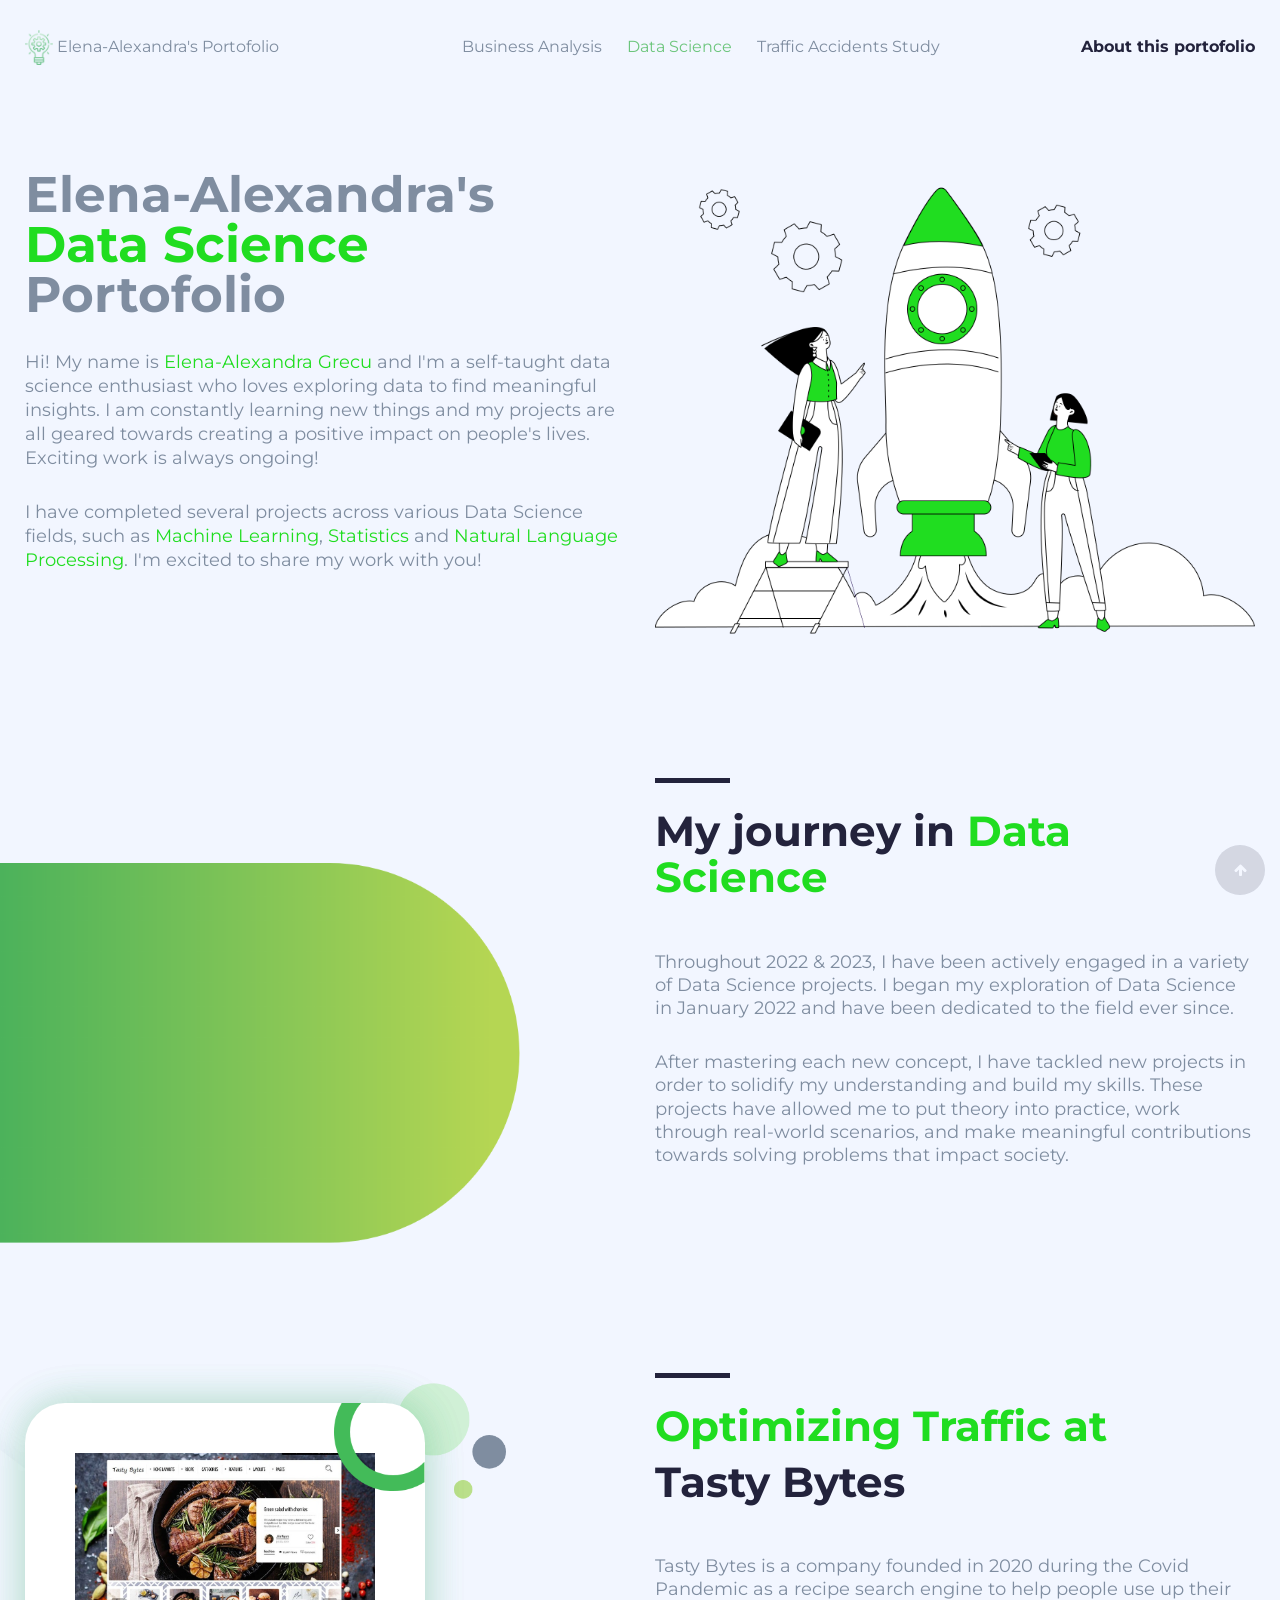
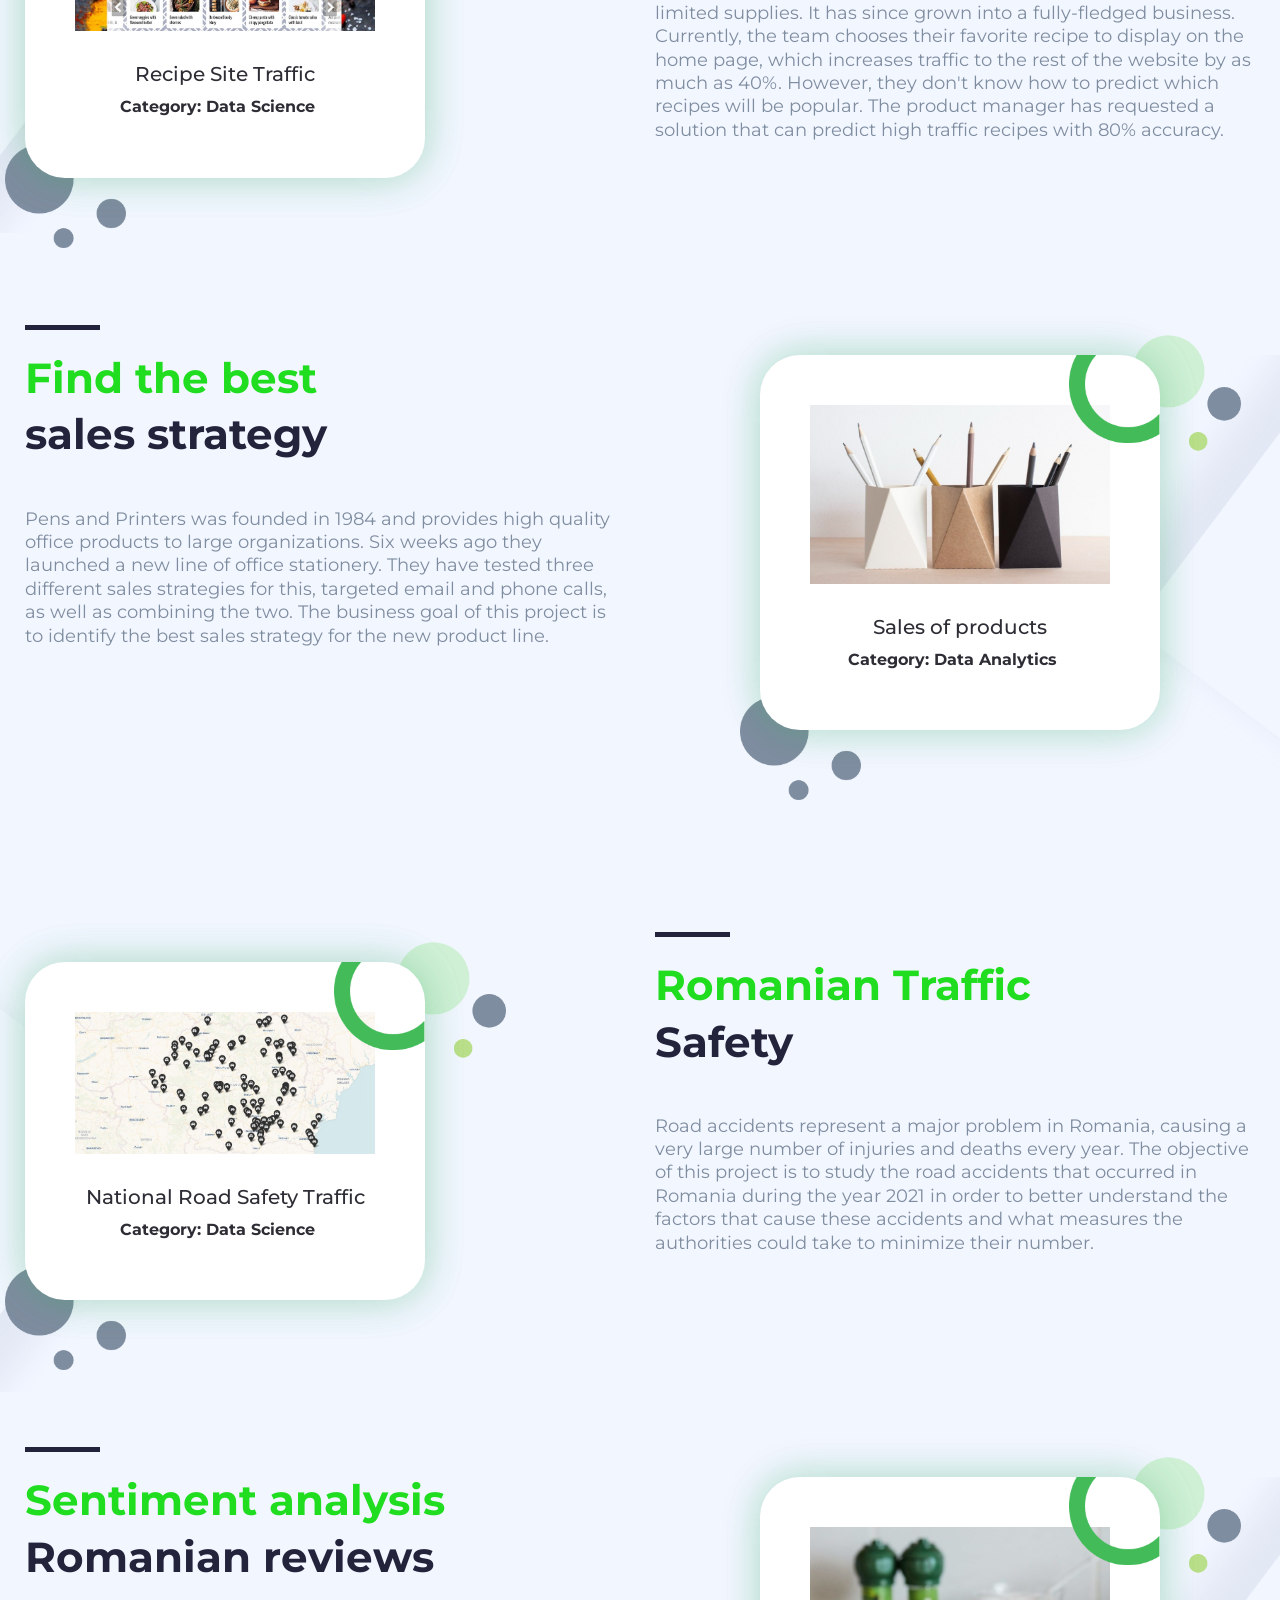
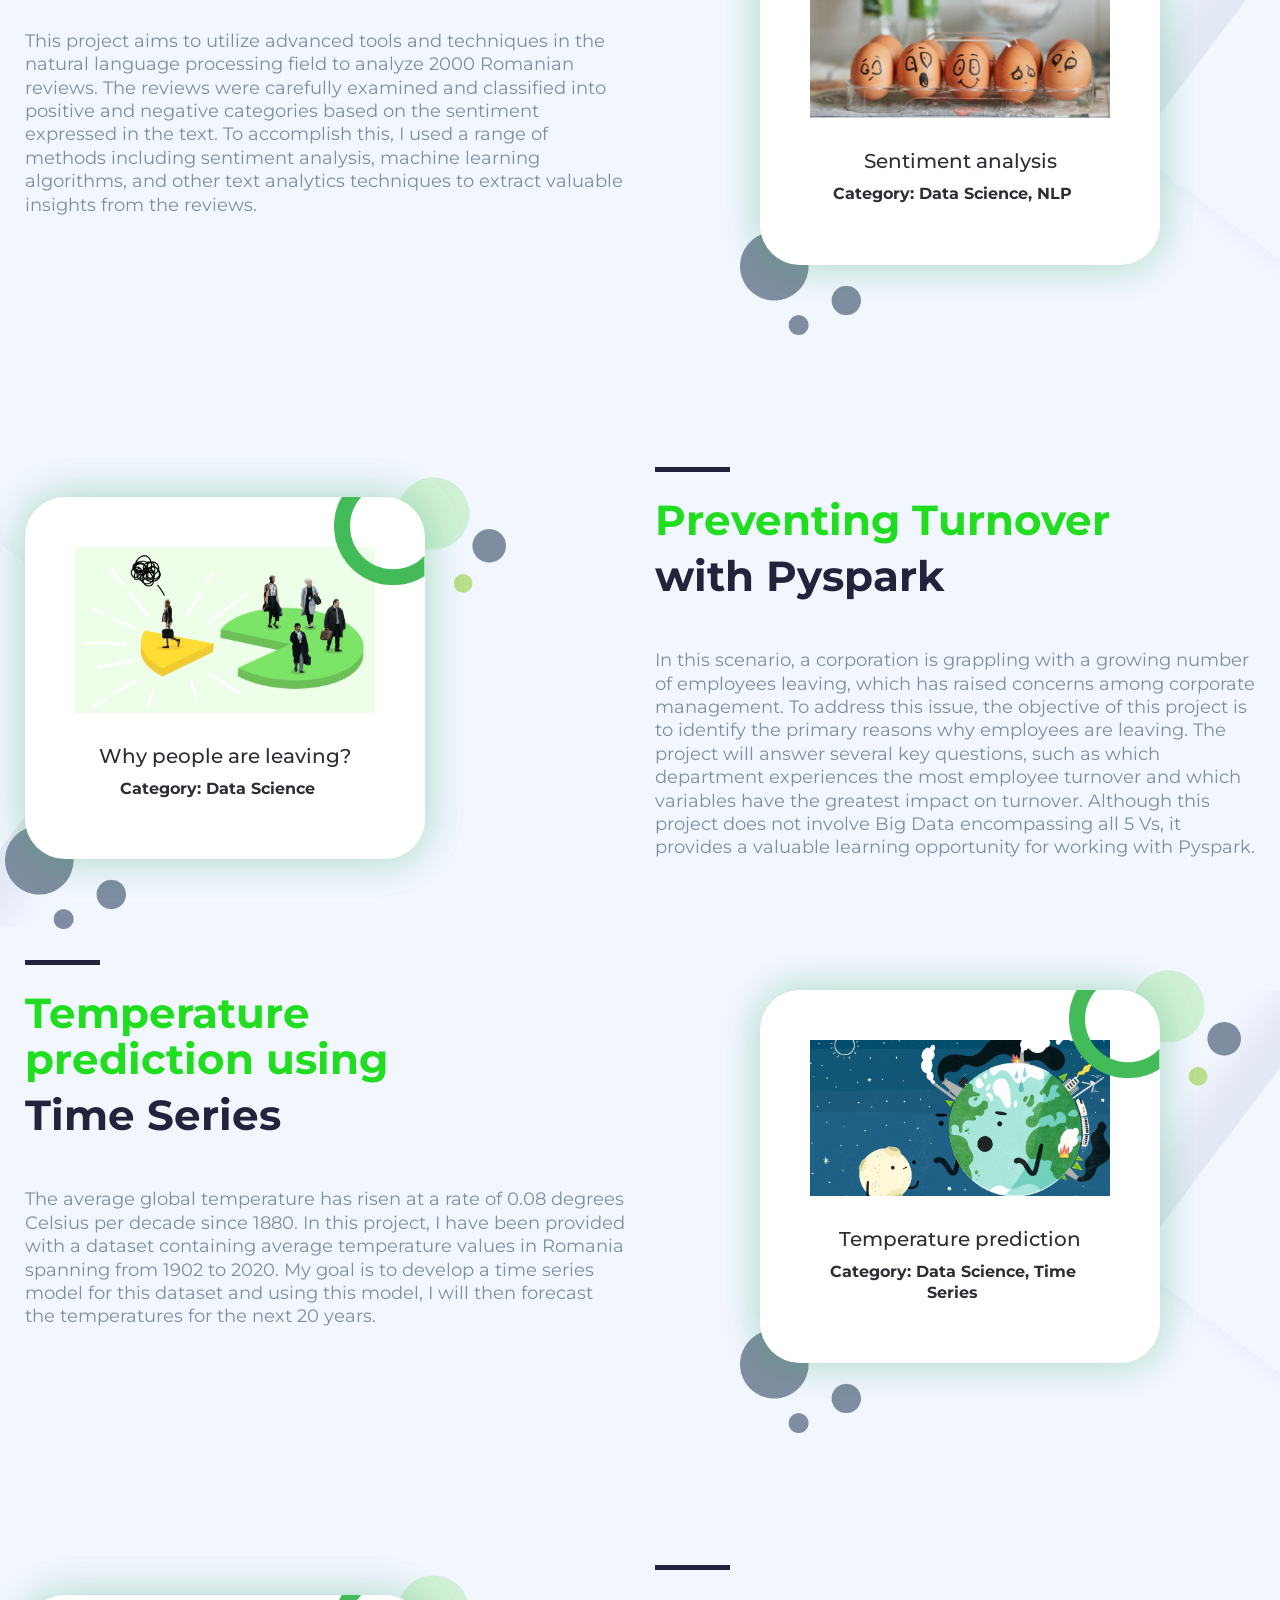
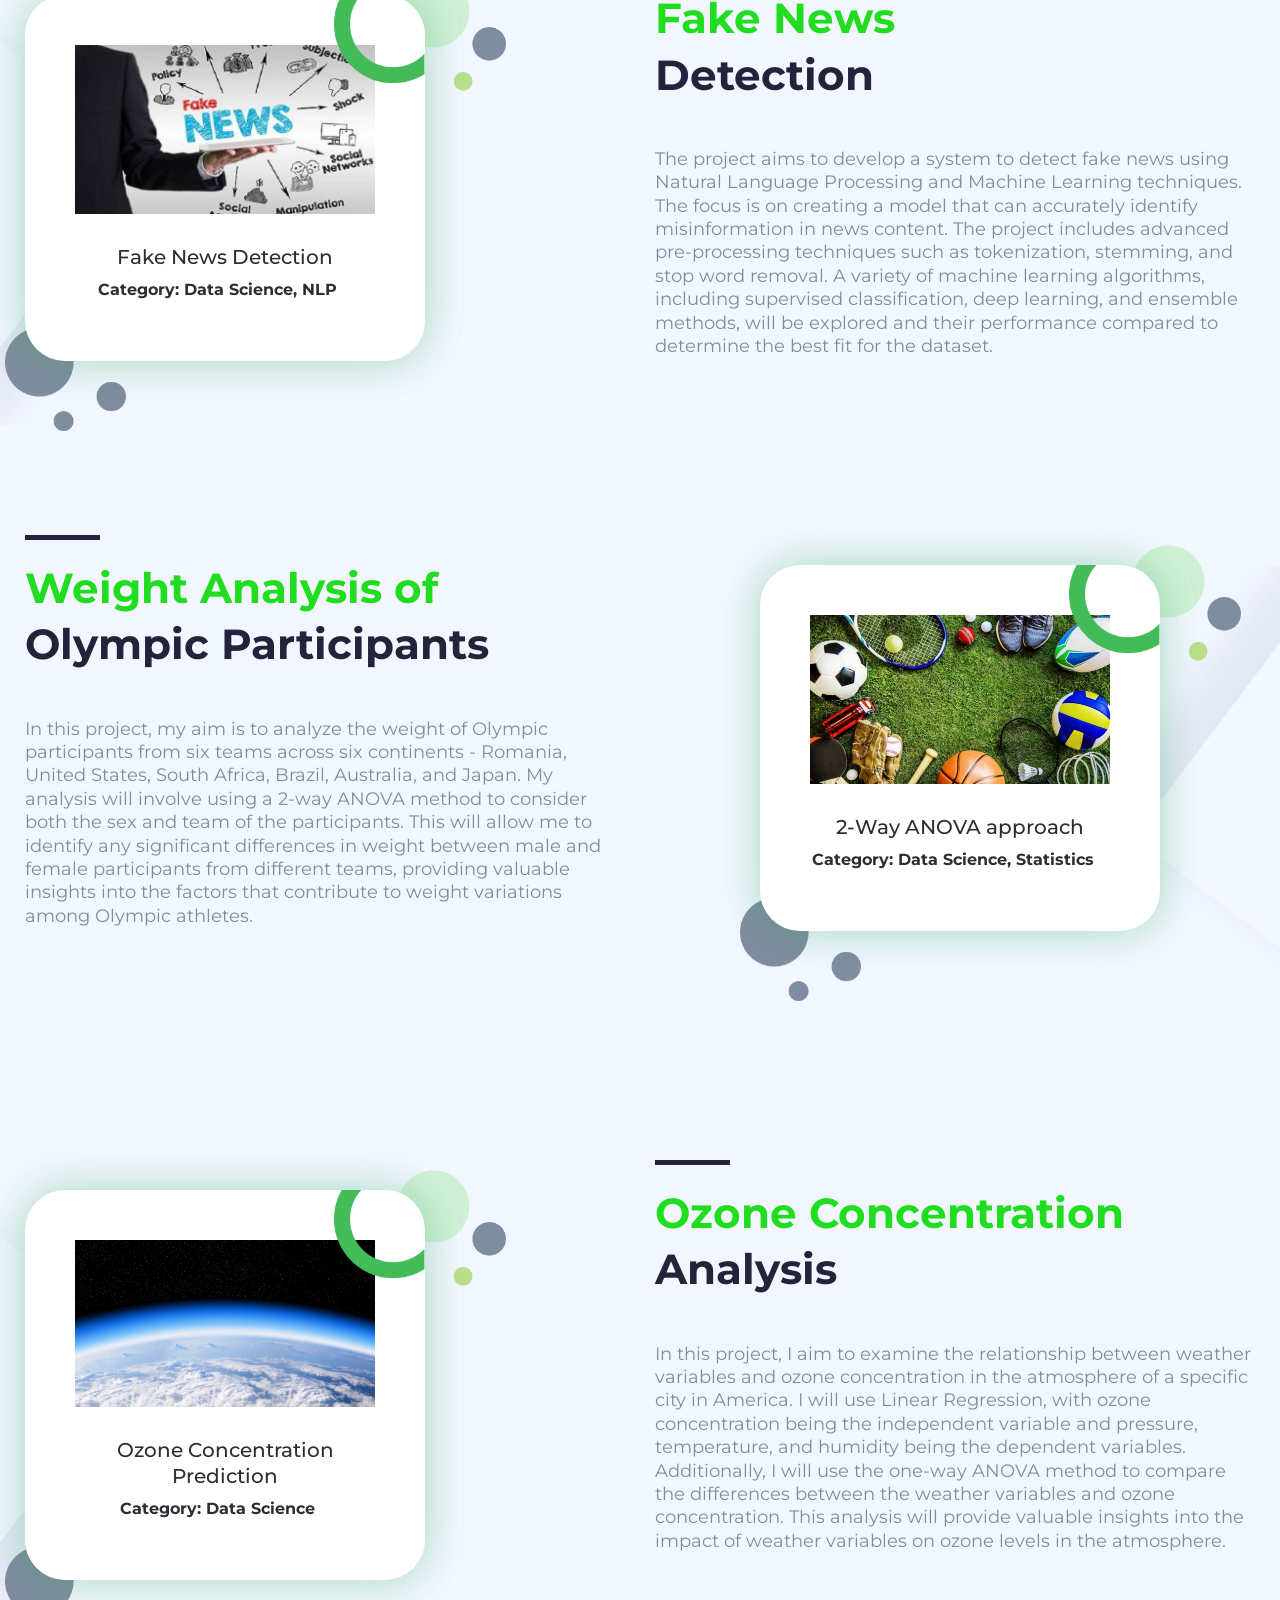
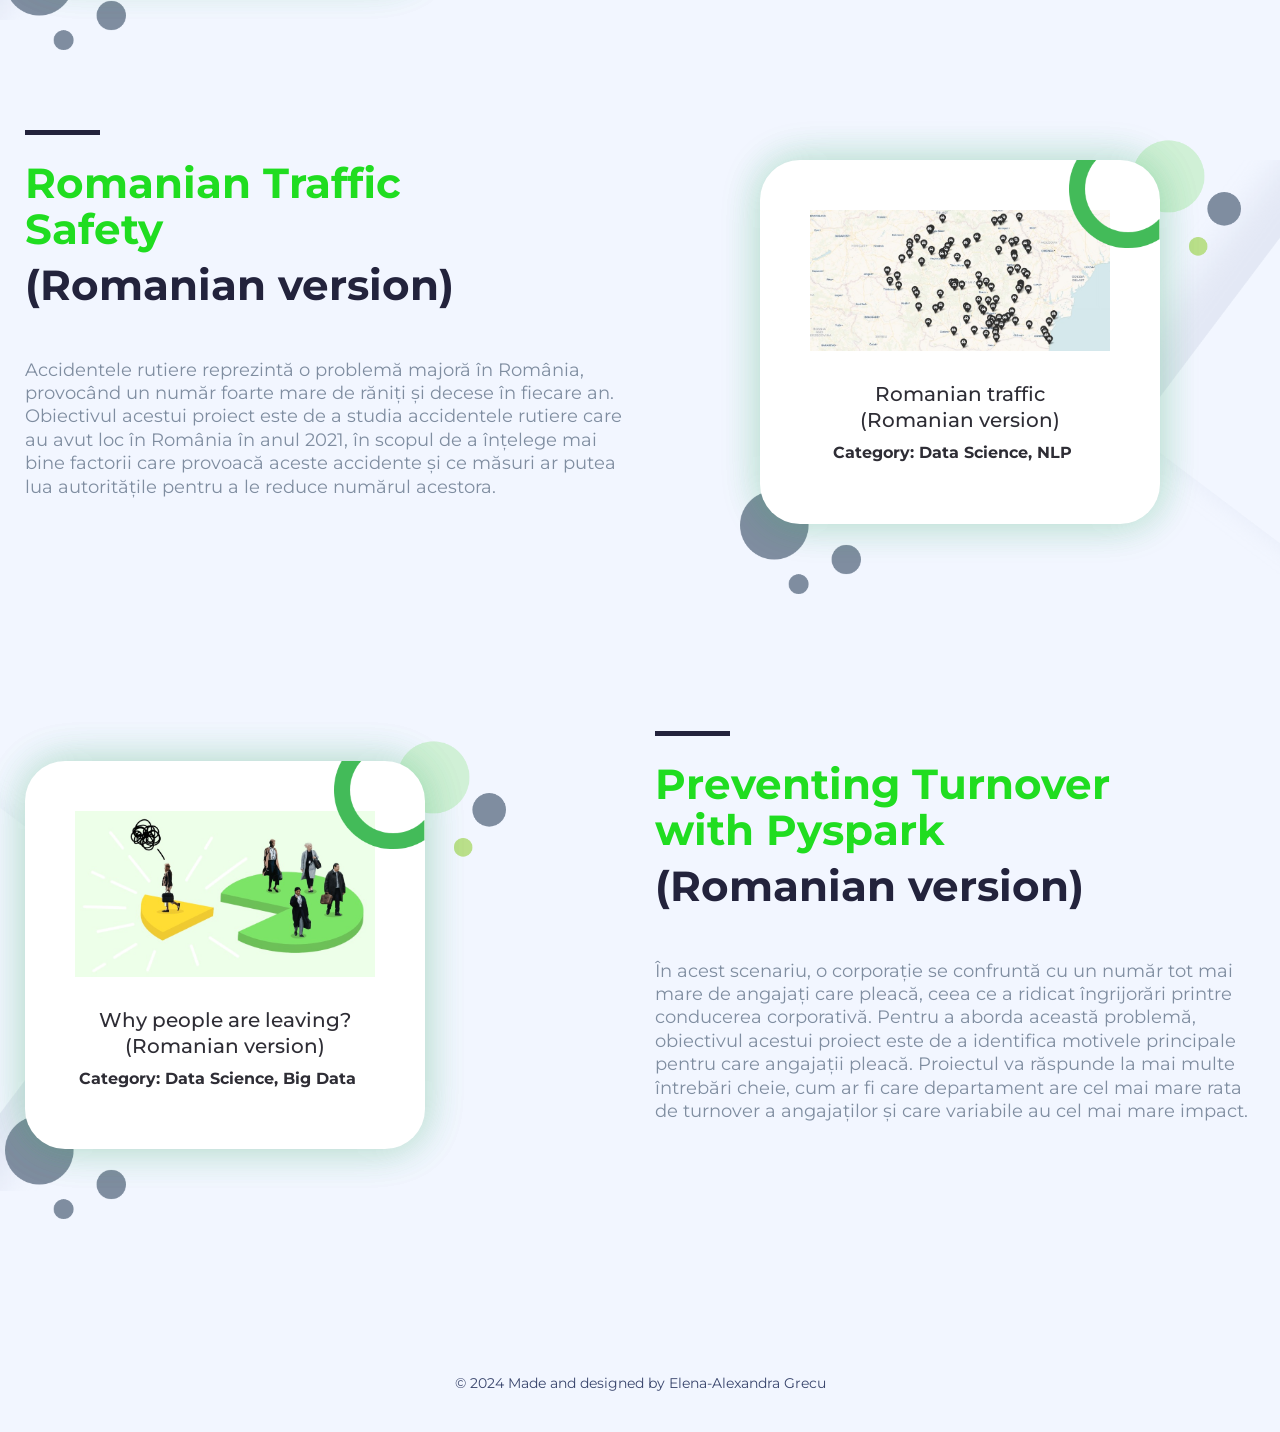
<file: data-science-page.html>
<!DOCTYPE html>
<html lang="ro">

<head>
    <meta http-equiv="Content-Type" content="text/html; charset=utf-8">
    <title>Elena-Alexandra's portofolio</title>
    <link rel="icon" type="image/x-icon" href="assets/images/favicon.ico">
    <meta name="viewport" content="width=device-width">
    <meta name="description" content="Elena-Alexandra's Data Science Portofolio">
    <meta name="keywords" content="data science, machine learning, artificial intelligence, programming, software engineering, web development, computer science, technology, coding, algorithms, analytics, statistics, alexandra grecu, Elena-Alexandra Grecu">
    <link rel="stylesheet" href="https://maxcdn.bootstrapcdn.com/bootstrap/3.4.0/css/bootstrap.min.css">
    <link rel="stylesheet" href="https://cdnjs.cloudflare.com/ajax/libs/font-awesome/4.7.0/css/font-awesome.min.css">
    <link rel="preconnect" href="https://fonts.gstatic.com">
    <link href="https://fonts.googleapis.com/css2?family=Montserrat:ital,wght@0,300;0,400;0,500;0,600;0,700;0,800;1,400&display=swap" rel="stylesheet">
    <link rel="stylesheet" type="text/css" href="./assets/css/animate.css">
    <link rel="stylesheet" type="text/css" href="./assets/css/style.css">
</head>

<body>
    <!-- < -->
      <header>
        <div class="container">
          <div class="row">
            <div class="col-md-3 col-xs-12">
              <div class="logo-area">
                <a
                  href="index.html"
                  style="
                    color: inherit;
                    text-decoration: none;
                    font-size: 16px;
                    /* font-weight: bold; */
                    
                  "
                >
                  <img
                    style="height: 35px"
                    src="./assets/images/bec.png"
                    alt=""
                  />
                  Elena-Alexandra's Portofolio
                </a>
              </div>
            </div>
            <div class="col-md-6 hidden-sm hidden-xs col-xs-12">
              <ul class="header-menu-center">
                <li><a href="business-analysis.html">Business Analysis</a></li>
                <li><a href="data-science-page.html" style="color: #6cc57c;">Data Science</a></li>
                <li><a href="https://alexandragrecu.github.io/accidente-rutiere-din-Romania/" target="_blank">Traffic Accidents Study</a></li>
              </ul>
            </div>
            <div class="col-md-3 hidden-sm hidden-xs col-xs-12">
              <ul class="header-menu-right">
                <li>
                  <a class="login-butto" href="index.html"
                    >About this portofolio</a
                  >
                </li> 
                <!-- <li><a class="register-button" href="#">Register</a></li> -->
              </ul>
            </div>
            <div class="hidden-md col-xs-12">
              <!-- Simulate a smartphone / tablet -->
              <div class="mobile-container">
                <!-- Top Navigation Menu -->
                <div class="topnav">
                  <div id="myLinks">
                    <ul class="header-menu-mobile">
                      <li><a href="data-science-page.html" style="color: #88BC08;">Data Science</a></li>
                      <li><a href="business-analysis.html">Business Analysis</a></li>
                      <li><a href="https://alexandragrecu.github.io/accidente-rutiere-din-Romania/" target="_blank">Traffic Accidents Study</a></li>
                      <li>
                        <a class="login-butto" href="index.html"
                          >About this portofolio</a
                        >
                      </li>
                      <!-- <li><a class="register-button" href="#">Register</a></li> -->
                    </ul>
                  </div>
                  <a
                    href="javascript:void(0);"
                    class="icon"
                    onclick="myFunction()"
                  >
                    <i class="fa fa-bars"></i>
                  </a>
                </div>
              </div>
            </div>
          </div>
        </div>
      </header>
    </header>
    <div class="main-content">
        <div class="section-1-homepage">
          <div class="container">
            <div class="row">
              <div class="col-md-6 col-xs-12">
                
                <div class="title-section-1-home">
                  <span>Elena-Alexandra's</span> Data Science<br> <span>Portofolio</span>
                </div>
                <div class="text-section-1-home">
                  <p>Hi! My name is <span>Elena-Alexandra Grecu</span> and I'm a self-taught data science enthusiast who loves exploring data to find meaningful insights. I am constantly learning new things and my projects are all geared towards creating a positive impact on people's lives. Exciting work is always ongoing! </p>
                </div>
                <div class="text-section-1-home">
                  <p>I have completed several projects across various Data Science fields, such as <span>Machine Learning</span>, <span>Statistics</span> and <span>Natural Language Processing</span>. I'm excited to share my work with you!</div>
              </div>
              <div class="col-md-6 col-xs-12">
                <img style="max-width:100%" src="./assets/images/Picture20.png" alt="">
              </div>
            </div>
          </div>
        </div>
        <div class="section-4-homepage wow fadeInUp" data-wow-duration="2s">
          <div class="container">
            <div class="row">
              <div class="col-md-6 col-xs-12">
                <!-- <img style="max-width:100%" src="./assets/images/laptop.png" alt=""> -->
              </div>
              <div class="col-md-6 col-xs-12">
                <div class="box-text-general">
                  <div class="title-general-home">
                   <span> My journey in</span> Data Science
                  </div>
                  <div class="text-general-home">
                    Throughout 2022 & 2023, I have been actively engaged in a variety of Data Science projects. I began my exploration of Data Science in January 2022 and have been dedicated to the field ever since.
                  </div>             
                  <div class="text-general-home">
                    After mastering each new concept, I have tackled new projects in order to solidify my understanding and build my skills. These projects have allowed me to put theory into practice, work through real-world scenarios, and make meaningful contributions towards solving problems that impact society.
                  </div>
                </div>
              </div>
            </div>
          </div>
        </div>
        <div class="section-2-homepage wow fadeInUp" data-wow-duration="2s">
          <div class="container">
            <div class="row">
              <div class="col-md-5 col-xs-12">
                <div class="elements-column">
                <div class="box-section-general">
                  <a href="https://app.datacamp.com/workspace/w/6c9d82b8-cd31-4c52-8774-273d76a9531d" target="_blank"><img src="./assets/images/proiecte/traffic_site.jpeg" alt=""></a>
                  <a href="https://app.datacamp.com/workspace/w/6c9d82b8-cd31-4c52-8774-273d76a9531d" target="_blank"><h3>Recipe Site Traffic</h3></a>
                  <p>Category: Data Science </p>
                </div>
                </div>
              </div>
              <div class="col-md-1 col-xs-12">

              </div>
              <div class="col-md-6 col-xs-12">
                <div class="box-text-general">
                  <div class="title-general-home">
                    <a href="https://app.datacamp.com/workspace/w/6c9d82b8-cd31-4c52-8774-273d76a9531d" target="_blank"><p class="subtitle-2">Optimizing Traffic at</p><span>Tasty Bytes</span></a>
                  </div>
                  <div class="text-general-home">
                    Tasty Bytes is a company founded in 2020 during the Covid Pandemic as a recipe search engine to help people use up their limited supplies. It has since grown into a fully-fledged business. Currently, the team chooses their favorite recipe to display on the home page, which increases traffic to the rest of the website by as much as 40%. However, they don't know how to predict which recipes will be popular. The product manager has requested a solution that can predict high traffic recipes with 80% accuracy.
                  </div>
                </div>
              </div>
            </div>
          </div>
        </div>
        <div class="section-3-homepage wow fadeInUp" data-wow-duration="2s">
          <div class="container">
            <div class="row">
              <div class="col-md-6 col-xs-12">
                <div class="box-text-general">
                  <div class="title-general-home">
                    <a href="https://app.datacamp.com/workspace/w/d6049a2d-1536-4d8d-bc6f-d5616fc0bb46" target="_blank"><p class="subtitle-2">Find the best</p><span>sales strategy</span></a>
                  </div>
                  <div class="text-general-home">
                    Pens and Printers was founded in 1984 and provides high quality office products to large organizations. Six weeks ago they launched a new line of office stationery. They have tested three different sales strategies for this, targeted email and phone calls, as well as combining the two. The business goal of this project is to identify the best sales strategy for the new product line.
                  </div>
                </div>
              </div>
              <div class="col-md-1 col-xs-12">

              </div>
              <div class="col-md-5 col-xs-12">
                <div class="elements-column">
                <div class="box-section-general">
                  <a href="https://app.datacamp.com/workspace/w/d6049a2d-1536-4d8d-bc6f-d5616fc0bb46" target="_blank"><img src="./assets/images/proiecte/pens_printers.jpeg" alt=""></a>
                  <a href="https://app.datacamp.com/workspace/w/d6049a2d-1536-4d8d-bc6f-d5616fc0bb46" target="_blank"><h3>Sales of products</h3></a>
                  <p>Category: Data Analytics </p>
                </div>
                </div>
              </div>
            </div>
          </div>
        </div>
        <div class="section-2-homepage wow fadeInUp" data-wow-duration="2s">
          <div class="container">
            <div class="row">
              <div class="col-md-5 col-xs-12">
                <div class="elements-column">
                <div class="box-section-general">
                  <a href="https://app.datacamp.com/workspace/w/07b0914a-57d5-4921-a6d4-0a792e9a5a49" target="_blank"><img src="./assets/images/proiecte/romanian_traffic.jpeg" alt=""></a>
                  <a href="https://app.datacamp.com/workspace/w/07b0914a-57d5-4921-a6d4-0a792e9a5a49" target="_blank"><h3>National Road Safety Traffic</h3></a>
                  <p>Category: Data Science </p>
                </div>
                </div>
              </div>
              <div class="col-md-1 col-xs-12">

              </div>
              <div class="col-md-6 col-xs-12">
                <div class="box-text-general">
                  <div class="title-general-home">
                    <a href="https://app.datacamp.com/workspace/w/07b0914a-57d5-4921-a6d4-0a792e9a5a49" target="_blank"><p class="subtitle-2">Romanian Traffic</p><span>Safety</span></a>
                  </div>
                  <div class="text-general-home">
                    Road accidents represent a major problem in Romania, causing a very large number of injuries and deaths every year. The objective of this project is to study the road accidents that occurred in Romania during the year 2021 in order to better understand the factors that cause these accidents and what measures the authorities could take to minimize their number. </div>
                </div>
              </div>
            </div>
          </div>
        </div>
        <div class="section-3-homepage wow fadeInUp" data-wow-duration="2s">
          <div class="container">
            <div class="row">
              <div class="col-md-6 col-xs-12">
                <div class="box-text-general">
                  <div class="title-general-home">
                    <a href="https://app.datacamp.com/workspace/w/ef08dbad-1ca4-492b-8002-2b1ffc5b0207" target="_blank"><p class="subtitle-2">Sentiment analysis</p><span>Romanian reviews</span></a>
                  </div>
                  <div class="text-general-home">
                    This project aims to utilize advanced tools and techniques in the natural language processing field to analyze 2000 Romanian reviews. The reviews were carefully examined and classified into positive and negative categories based on the sentiment expressed in the text. To accomplish this, I used a range of methods including sentiment analysis, machine learning algorithms, and other text analytics techniques to extract valuable insights from the reviews. </div>
                </div>
              </div>
              <div class="col-md-1 col-xs-12">

              </div>
              <div class="col-md-5 col-xs-12">
                <div class="elements-column">
                <div class="box-section-general">
                  <a href="https://app.datacamp.com/workspace/w/ef08dbad-1ca4-492b-8002-2b1ffc5b0207" target="_blank"><img src="./assets/images/proiecte/sentiment.jpeg" alt=""></a>
                  <a href="https://app.datacamp.com/workspace/w/ef08dbad-1ca4-492b-8002-2b1ffc5b0207" target="_blank"><h3>Sentiment analysis</h3></a>
                  <p>Category: Data Science, NLP </p>
                </div>
                </div>
              </div>
            </div>
          </div>
        </div>
        <div class="section-2-homepage wow fadeInUp" data-wow-duration="2s">
          <div class="container">
            <div class="row">
              <div class="col-md-5 col-xs-12">
                <div class="elements-column">
                <div class="box-section-general">
                  <a href="https://app.datacamp.com/workspace/w/9a30a427-dfaf-4774-9b5f-9dd5c1372b04" target="_blank"><img src="./assets/images/proiecte/big_data.jpeg" alt=""></a>
                  <a href="https://app.datacamp.com/workspace/w/9a30a427-dfaf-4774-9b5f-9dd5c1372b04" target="_blank"><h3>Why people are leaving?</h3></a>
                  <p>Category: Data Science </p>
                </div>
                </div>
              </div>
              <div class="col-md-1 col-xs-12">

              </div>
              <div class="col-md-6 col-xs-12">
                <div class="box-text-general">
                  <div class="title-general-home">
                    <a href="https://app.datacamp.com/workspace/w/9a30a427-dfaf-4774-9b5f-9dd5c1372b04" target="_blank"><p class="subtitle-2">Preventing Turnover</p><span>with Pyspark</span></a>
                  </div>
                  <div class="text-general-home">
                    In this scenario, a corporation is grappling with a growing number of employees leaving, which has raised concerns among corporate management. To address this issue, the objective of this project is to identify the primary reasons why employees are leaving. The project will answer several key questions, such as which department experiences the most employee turnover and which variables have the greatest impact on turnover. Although this project does not involve Big Data encompassing all 5 Vs, it provides a valuable learning opportunity for working with Pyspark. </div>
              </div>
            </div>
          </div>
        </div>
        <div class="section-3-homepage wow fadeInUp" data-wow-duration="2s">
          <div class="container">
            <div class="row">
              <div class="col-md-6 col-xs-12">
                <div class="box-text-general">
                  <div class="title-general-home">
                    <a href="https://app.datacamp.com/workspace/w/03a325b6-a038-40b6-aedd-db2849331f9b" target="_blank"><p class="subtitle-2">Temperature prediction using</p><span>Time Series</span></a>
                  </div>
                  <div class="text-general-home">
                    The average global temperature has risen at a rate of 0.08 degrees Celsius per decade since 1880. In this project, I have been provided with a dataset containing average temperature values in Romania spanning from 1902 to 2020. My goal is to develop a time series model for this dataset and using this model, I will then forecast the temperatures for the next 20 years.  </div>
                </div>
              </div>
              <div class="col-md-1 col-xs-12">

              </div>
              <div class="col-md-5 col-xs-12">
                <div class="elements-column">
                <div class="box-section-general">
                  <a href="https://app.datacamp.com/workspace/w/03a325b6-a038-40b6-aedd-db2849331f9b" target="_blank"><img src="./assets/images/proiecte/temperature.jpeg" alt=""></a>
                  <a href="https://app.datacamp.com/workspace/w/03a325b6-a038-40b6-aedd-db2849331f9b" target="_blank"><h3>Temperature prediction</h3></a>
                  <p>Category: Data Science, Time Series </p>
                </div>
                </div>
              </div>
            </div>
          </div>
        </div>
        <div class="section-2-homepage wow fadeInUp" data-wow-duration="2s">
          <div class="container">
            <div class="row">
              <div class="col-md-5 col-xs-12">
                <div class="elements-column">
                <div class="box-section-general">
                  <a href="https://app.datacamp.com/workspace/w/e4c578d4-e052-49ac-87dd-ff329255ad92" target="_blank"><img src="./assets/images/proiecte/fake_news.jpeg" alt=""></a>
                  <a href="https://app.datacamp.com/workspace/w/e4c578d4-e052-49ac-87dd-ff329255ad92" target="_blank"><h3>Fake News Detection</h3></a>
                  <p>Category: Data Science, NLP </p>
                </div>
                </div>
              </div>
              <div class="col-md-1 col-xs-12">

              </div>
              <div class="col-md-6 col-xs-12">
                <div class="box-text-general">
                  <div class="title-general-home">
                    <a href="https://app.datacamp.com/workspace/w/e4c578d4-e052-49ac-87dd-ff329255ad92" target="_blank"><p class="subtitle-2">Fake News</p><span>Detection</span></a>
                  </div>
                  <div class="text-general-home">
                    The project aims to develop a system to detect fake news using Natural Language Processing and Machine Learning techniques. The focus is on creating a model that can accurately identify misinformation in news content. The project includes advanced pre-processing techniques such as tokenization, stemming, and stop word removal. A variety of machine learning algorithms, including supervised classification, deep learning, and ensemble methods, will be explored and their performance compared to determine the best fit for the dataset. </div>
                </div>
              </div>
            </div>
          </div>
        </div>
        <div class="section-3-homepage wow fadeInUp" data-wow-duration="2s">
          <div class="container">
            <div class="row">
              <div class="col-md-6 col-xs-12">
                <div class="box-text-general">
                  <div class="title-general-home">
                    <a href="https://app.datacamp.com/workspace/w/84570565-9b9b-49d6-876e-6528c9a230db" target="_blank"><p class="subtitle-2">Weight Analysis of</p><span>Olympic Participants</span></a>
                  </div>
                  <div class="text-general-home">
                    In this project, my aim is to analyze the weight of Olympic participants from six teams across six continents - Romania, United States, South Africa, Brazil, Australia, and Japan. My analysis will involve using a 2-way ANOVA method to consider both the sex and team of the participants. This will allow me to identify any significant differences in weight between male and female participants from different teams, providing valuable insights into the factors that contribute to weight variations among Olympic athletes.</div>
                </div>
              </div>
              <div class="col-md-1 col-xs-12">

              </div>
              <div class="col-md-5 col-xs-12">
                <div class="elements-column">
                <div class="box-section-general">
                  <a href="https://app.datacamp.com/workspace/w/84570565-9b9b-49d6-876e-6528c9a230db" target="_blank"><img src="./assets/images/proiecte/anova.jpg" alt=""></a>
                  <a href="https://app.datacamp.com/workspace/w/84570565-9b9b-49d6-876e-6528c9a230db" target="_blank"><h3>2-Way ANOVA approach</h3></a>
                  <p>Category: Data Science, Statistics </p>
                </div>
                </div>
              </div>
            </div>
          </div>
        </div>
        <div class="section-2-homepage wow fadeInUp" data-wow-duration="2s">
          <div class="container">
            <div class="row">
              <div class="col-md-5 col-xs-12">
                <div class="elements-column">
                <div class="box-section-general">
                  <a href="https://app.datacamp.com/workspace/w/7d22e517-35a6-4e56-96a9-1e9dd901ae1d" target="_blank"><img src="./assets/images/proiecte/ozone.jpeg" alt=""></a>
                  <a href="https://app.datacamp.com/workspace/w/7d22e517-35a6-4e56-96a9-1e9dd901ae1d" target="_blank"><h3>Ozone Concentration Prediction</h3></a>
                  <p>Category: Data Science </p>
                </div>
                </div>
              </div>
              <div class="col-md-1 col-xs-12">

              </div>
              <div class="col-md-6 col-xs-12">
                <div class="box-text-general">
                  <div class="title-general-home">
                    <a href="https://app.datacamp.com/workspace/w/7d22e517-35a6-4e56-96a9-1e9dd901ae1d" target="_blank"><p class="subtitle-2">Ozone Concentration</p><span>Analysis</span></a>
                  </div>
                  <div class="text-general-home">
                    In this project, I aim to examine the relationship between weather variables and ozone concentration in the atmosphere of a specific city in America. I will use Linear Regression, with ozone concentration being the independent variable and pressure, temperature, and humidity being the dependent variables. Additionally, I will use the one-way ANOVA method to compare the differences between the weather variables and ozone concentration. This analysis will provide valuable insights into the impact of weather variables on ozone levels in the atmosphere. </div>
                </div>
              </div>
            </div>
          </div>
        </div>
        <div class="section-3-homepage wow fadeInUp" data-wow-duration="2s">
          <div class="container">
            <div class="row">
              <div class="col-md-6 col-xs-12">
                <div class="box-text-general">
                  <div class="title-general-home">
                    <a href="https://app.datacamp.com/workspace/w/ae75780b-9d7e-41f8-9bc7-94572d5c12d0" target="_blank"><p class="subtitle-2">Romanian Traffic Safety</p><span>(Romanian version)</span></a>
                  </div>
                  <div class="text-general-home">
                    Accidentele rutiere reprezintă o problemă majoră în România, provocând un număr foarte mare de răniți și decese în fiecare an. Obiectivul acestui proiect este de a studia accidentele rutiere care au avut loc în România în anul 2021, în scopul de a înțelege mai bine factorii care provoacă aceste accidente și ce măsuri ar putea lua autoritățile pentru a le reduce numărul acestora. </div>
                  </div>
              </div>
              <div class="col-md-1 col-xs-12">

              </div>
              <div class="col-md-5 col-xs-12">
                <div class="elements-column">
                <div class="box-section-general">
                  <a href="https://app.datacamp.com/workspace/w/ae75780b-9d7e-41f8-9bc7-94572d5c12d0" target="_blank"><img src="./assets/images/proiecte/romanian_traffic.jpeg" alt=""></a>
                  <a href="https://app.datacamp.com/workspace/w/ae75780b-9d7e-41f8-9bc7-94572d5c12d0" target="_blank"><h3>Romanian traffic <br> (Romanian version)</h3></a>
                  <p>Category: Data Science, NLP </p>
                </div>
                </div>
              </div>
            </div>
          </div>
        </div>
        <div class="section-2-homepage wow fadeInUp" data-wow-duration="2s">
          <div class="container">
            <div class="row">
              <div class="col-md-5 col-xs-12">
                <div class="elements-column">
                <div class="box-section-general">
                  <a href="https://app.datacamp.com/workspace/w/d6c20e9c-b6c5-43e2-a279-342f12651d80" target="_blank"><img src="./assets/images/proiecte/big_data.jpeg" alt=""></a>
                  <a href="https://app.datacamp.com/workspace/w/d6c20e9c-b6c5-43e2-a279-342f12651d80" target="_blank"><h3>Why people are leaving? (Romanian version) </h3></a>
                  <p>Category: Data Science, Big Data </p>
                </div>
                </div>
              </div>
              <div class="col-md-1 col-xs-12">

              </div>
              <div class="col-md-6 col-xs-12">
                <div class="box-text-general">
                  <div class="title-general-home">
                    <a href="https://app.datacamp.com/workspace/w/d6c20e9c-b6c5-43e2-a279-342f12651d80" target="_blank"><p class="subtitle-2">Preventing Turnover with Pyspark</p><span>(Romanian version)</span></a>
                  </div>
                  <div class="text-general-home">
                    În acest scenariu, o corporație se confruntă cu un număr tot mai mare de angajați care pleacă, ceea ce a ridicat îngrijorări printre conducerea corporativă. Pentru a aborda această problemă, obiectivul acestui proiect este de a identifica motivele principale pentru care angajații pleacă. Proiectul va răspunde la mai multe întrebări cheie, cum ar fi care departament are cel mai mare rata de turnover a angajaților și care variabile au cel mai mare impact. </div>
                </div>
              </div>
            </div>
          </div>
        </div>
        </div>

    
    <footer>
        <div class="container">
            <div class="row">
                <div class="col-md-3 col-xs-12">
                    <!-- <h5> Email: alexandragrecu9844@gmail.com </h5> -->
                </div>
                <div class="col-md-1 col-xs-12">

                </div>
                <div class="col-md-3 col-xs-12">
                    <ul>
                        <!-- <li> <a href="#">alexandragrecu9844@gmail.com</a> </li> -->
                    </ul>
                </div>
                <div class="col-md-2 col-xs-12">
                    <ul class="social-media">
                        <!-- <li> <a href="#"><i class="fa fa-instagram" aria-hidden="true"></i>  </a> </li>
                        <li> <a href="#"><i class="fa fa-linkedin" aria-hidden="true"></i></a> </li>
                        <li> <a href="#"><i class="fa fa-facebook" aria-hidden="true"></i></a> </li> -->
                    </ul>
                </div>
            </div>
        </div>
        <div class="copyright">
          © 2024 Made and designed by Elena-Alexandra Grecu
        </div>
    </footer>
   
    <p id="top">
      <a href="#top" style="width: 50px; height: 50px; line-height: 50px; text-align: center; border-radius: 100%; color: #fff; background: #23233C; display: inline-block;"><i class="fa fa-arrow-up" aria-hidden="true"></i></a>
    </p>
    <script src="https://code.jquery.com/jquery-1.12.4.min.js"></script>
    <script src="https://stackpath.bootstrapcdn.com/bootstrap/4.3.1/js/bootstrap.min.js" integrity="sha384-JjSmVgyd0p3pXB1rRibZUAYoIIy6OrQ6VrjIEaFf/nJGzIxFDsf4x0xIM+B07jRM" crossorigin="anonymous"></script>
    <script src="./assets/js/wow.min.js"></script>
    <script src="./assets/js/javascript.js"></script>
</body>

</html>
</file>
<file: assets/css/style.css>
.center {
  display: block;
  margin-left: auto;
  margin-right: auto;
  width: 50%;
}

body {
  font-family: "Montserrat", sans-serif;
  color: #7f8da0;
  background: #f2f6ff;
}

.col-xs-5ths,
.col-sm-5ths,
.col-md-5ths,
.col-lg-5ths {
  position: relative;
  min-height: 1px;
  padding-right: 15px;
  padding-left: 15px;
}

.col-xs-5ths {
  width: 20%;
  float: left;
}

.col-xs-10th,
.col-sm-10th,
.col-md-10th,
.col-lg-10th {
  position: relative;
  min-height: 1px;
  padding-right: 15px;
  padding-left: 15px;
}

.col-xs-10th {
  width: 80%;
  float: left;
}

@media (min-width: 768px) {
  .col-sm-5ths {
    width: 20%;
    float: left;
  }
  .col-sm-10th {
    width: 80%;
    float: left;
  }
}

.hidden {
  display: none !important;
}

@media (min-width: 992px) {
  .col-md-5ths {
    width: 20%;
    float: left;
  }
  .col-md-10th {
    width: 80%;
    float: left;
  }
  .col-md-6th {
    width: 60%;
    float: left;
  }
  .hidden-md {
    display: none !important;
  }
}

@media screen and (max-width: 991px) {
  .hidden-xs {
    display: none !important;
  }
}

@media (min-width: 1200px) {
  .col-lg-5ths {
    width: 20%;
    float: left;
  }
  .col-lg-10th {
    width: 80%;
    float: left;
  }
}

@media screen and (min-width: 1367px) {
  .container {
    max-width: 1170px;
    width: 100%;
  }
}

@media screen and (min-width: 1301px) and (max-width: 1366px) {
  .container {
    max-width: 1140px;
    width: 100%;
  }
}

@media screen and (min-width: 1200px) and (max-width: 1300px) {
  .container {
    max-width: 1260px;
    width: 100%;
  }
}

:focus {
  outline: 0;
}

article,
aside,
details,
figcaption,
figure,
footer,
header,
hgroup,
menu,
nav,
section {
  display: block;
}

body {
  line-height: 1;
}

ol,
ul {
  list-style: none;
}

blockquote,
q {
  quotes: none;
}

blockquote:before,
blockquote:after,
q:before,
q:after {
  content: "";
  content: none;
}

table {
  border-collapse: collapse;
  border-spacing: 0;
}

input[type="search"]::-webkit-search-cancel-button,
input[type="search"]::-webkit-search-decoration,
input[type="search"]::-webkit-search-results-button,
input[type="search"]::-webkit-search-results-decoration {
  -webkit-appearance: none;
  -moz-appearance: none;
}

input[type="search"] {
  -webkit-appearance: none;
  -moz-appearance: none;
  -webkit-box-sizing: content-box;
  -moz-box-sizing: content-box;
  box-sizing: content-box;
}

textarea {
  overflow: auto;
  vertical-align: top;
  resize: vertical;
}

audio,
canvas,
video {
  display: inline-block;
  display: inline;
  zoom: 1;
  max-width: 100%;
}

audio:not([controls]) {
  display: none;
  height: 0;
}

[hidden] {
  display: none;
}

html {
  font-size: 100%;
  -webkit-text-size-adjust: 100%;
  -ms-text-size-adjust: 100%;
}

a:focus {
  outline: thin dotted;
}

a:active,
a:hover {
  outline: 0;
}

img {
  border: 0;
  -ms-interpolation-mode: bicubic;
}

figure {
  margin: 0;
}

form {
  margin: 0;
}

fieldset {
  border: 1px solid #c0c0c0;
  margin: 0 2px;
  padding: 0.35em 0.625em 0.75em;
}

legend {
  border: 0;
  padding: 0;
  white-space: normal;
  *margin-left: -7px;
}

button,
input,
select,
textarea {
  font-size: 100%;
  margin: 0;
  vertical-align: baseline;
  vertical-align: middle;
}

button,
input {
  line-height: normal;
}

button,
select {
  text-transform: none;
}

button,
html input[type="button"],
input[type="reset"],
input[type="submit"] {
  -webkit-appearance: button;
  cursor: pointer;
  overflow: visible;
}

button[disabled],
html input[disabled] {
  cursor: default;
}

input[type="checkbox"],
input[type="radio"] {
  box-sizing: border-box;
  padding: 0;
  height: 13px;
  width: 13px;
}

input[type="search"] {
  -webkit-appearance: textfield;
  -moz-box-sizing: content-box;
  -webkit-box-sizing: content-box;
  box-sizing: content-box;
}

input[type="search"]::-webkit-search-cancel-button,
input[type="search"]::-webkit-search-decoration {
  -webkit-appearance: none;
}

button::-moz-focus-inner,
input::-moz-focus-inner {
  border: 0;
  padding: 0;
}

textarea {
  overflow: auto;
  vertical-align: top;
}

table {
  border-collapse: collapse;
  border-spacing: 0;
}

html,
button,
input,
select,
textarea {
  color: #222;
}

::-moz-selection {
  background: #b3d4fc;
  text-shadow: none;
}

::selection {
  background: #b3d4fc;
  text-shadow: none;
}

img {
  vertical-align: middle;
}

fieldset {
  border: 0;
  margin: 0;
  padding: 0;
}

textarea {
  resize: vertical;
}

.chromeframe {
  margin: 0.2em 0;
  background: #ccc;
  color: #000;
  padding: 0.2em 0;
}

/* The Modal (background) */

.modal {
  display: none;
  /* Hidden by default */
  position: fixed;
  /* Stay in place */
  z-index: 999;
  /* Sit on top */
  padding-top: 100px;
  /* Location of the box */
  left: 0;
  top: 0;
  width: 100%;
  /* Full width */
  height: 100%;
  /* Full height */
  overflow: auto;
  /* Enable scroll if needed */
  background-color: rgb(0, 0, 0);
  /* Fallback color */
  background-color: rgba(0, 0, 0, 0.2);
  /* Black w/ opacity */
}

/* Modal Content */

.modal-content {
  position: relative;
  background-color: #fefefe;
  margin: auto;
  padding: 0;
  border: 0;
  width: 100%;
  max-width: 550px;
  border-radius: 40px;
  box-shadow: 0 0px 40px rgba(49, 169, 93, 0.2),
    0 0px 40px rgba(49, 169, 93, 0.2);
  -webkit-animation-name: animatetop;
  -webkit-animation-duration: 0.4s;
  animation-name: animatetop;
  animation-duration: 0.4s;
}

@media screen and (max-widht: 767px) {
  .modal-content {
    max-width: calc(100vw - 30px);
  }
}

/* Add Animation */

@-webkit-keyframes animatetop {
  from {
    top: -300px;
    opacity: 0;
  }
  to {
    top: 0;
    opacity: 1;
  }
}

@keyframes animatetop {
  from {
    top: -300px;
    opacity: 0;
  }
  to {
    top: 0;
    opacity: 1;
  }
}

.modal-body form input[type="text"],
.modal-body form input[type="email"],
.modal-body form input[type="password"] {
  width: 100%;
  padding: 10px 10px;
  border: 0;
  border-bottom: 1px solid #707070;
  font-size: 16px;
  color: #2e2d35;
  line-height: 1.3;
}

form .form-group {
  margin-bottom: 20px;
  display: inline-block;
  width: 100%;
}

form ::placeholder {
  /* Chrome, Firefox, Opera, Safari 10.1+ */
  color: #2e2d35;
  font-weight: bold;
  opacity: 1;
  /* Firefox */
}

form :-ms-input-placeholder {
  /* Internet Explorer 10-11 */
  color: #2e2d35;
  font-weight: bold;
}

form ::-ms-input-placeholder {
  /* Microsoft Edge */
  color: #2e2d35;
  font-weight: bold;
}

.btn-green-gradient {
  padding: 5px 30px;
  line-height: 30px;
  font-size: 15px;
  font-weight: bold;
  color: #fff;
  text-align: center;
  background: rgb(181, 214, 83);
  background: linear-gradient(
    270deg,
    rgba(181, 214, 83, 1) 0%,
    rgba(49, 169, 93, 1) 100%
  );
  border-radius: 20px;
  border: 0;
}

/* The Close Button */

.closeproduct,
.closeregister,
.close {
  color: #000;
  float: right;
  font-size: 28px;
  font-weight: bold;
  position: absolute;
  right: 30px;
}

.closeproduct:hover,
.closeregister:hover,
.close:hover,
.close:focus {
  color: #000;
  text-decoration: none;
  cursor: pointer;
}

.modal-body {
  padding: 30px;
}

.main-content {
  display: inline-block;
  width: 100%;
  padding: 0;
}

/* Header Area */

.logo-area img {
  max-width: 100%;
}

.logo-area a {
  text-decoration: none;
}

header {
  padding: 30px 0;
  display: inline-block;
  width: 100%;
}

header.affix {
  position: fixed;
  top: 0;
  left: 0;
  width: 100%;
  background: #fff;
  z-index: 999;
  -webkit-box-shadow: 0 0 11px -6px rgb(0 0 0 / 75%);
  -moz-box-shadow: 0 0 11px -6px rgba(0, 0, 0, 0.75);
  box-shadow: 0 0 11px -6px rgb(0 0 0 / 75%);
}

@media screen and (min-width: 992px) {
  header .row {
    display: flex;
    align-items: center;
  }
}

@media screen and (max-width: 991px) {
  header .logo-area img {
    max-width: 250px;
  }
}

header ul {
  padding: 0;
  margin: 0;
}

header ul li {
  float: left;
  margin-left: 25px;
}

header ul li a {
  text-decoration: none;
  font-size: 16px;
  color: #7f8da0;
  line-height: 1.3;
}

/* .box-single-product img {
  width: 200px;
  height: 170px;
} */

.header-menu-center {
  margin: 0;
  float: right;
}

.header-menu-right {
  float: right;
}

.header-menu-right a {
  color: #23233c;
  font-weight: bold;
}

header ul li a:hover {
  color: #20dd20;
  text-decoration: none;
}

.logout {
  font-weight: bold;
}

.dropbtn {
  border: none;
  padding: 0;
  background: transparent;
  text-decoration: none;
  font-size: 16px;
  color: #7f8da0;
  line-height: 1.3;
}

.dropbtn:after {
  content: "\f078";
  display: inline-block;
  font: normal normal normal 12px/1 FontAwesome;
  font-size: inherit;
  text-rendering: auto;
  -webkit-font-smoothing: antialiased;
  -moz-osx-font-smoothing: grayscale;
  font-size: 12px;
  margin-left: 5px;
}

.dropdown {
  position: relative;
  display: inline-block;
}

.dropdown-content {
  display: none;
  position: absolute;
  background-color: #fff;
  min-width: 190px;
  box-shadow: 0px 8px 16px 0px rgba(0, 0, 0, 0.2);
  border-radius: 10px;
  z-index: 1;
  padding: 15px 5px 15px 0;
}

@media screen and (max-width: 991px) {
  .dropdown-content {
    position: relative;
    padding: 15px;
    margin: 10px 0;
  }
  .header-menu-mobile {
    padding: 30px 0 0;
  }
}

.dropdown-content a {
  color: black;
  padding: 5px 0;
  text-decoration: none;
  display: block;
}

.dropdown:hover .dropdown-content {
  display: block;
}

@media screen and (max-width: 991px) {
  .header-menu-mobile li {
    float: none;
    width: 100%;
    display: inline-block;
    margin: 0 0 15px;
  }
}

.mobile-container {
}

.topnav {
  overflow: hidden;
  background-color: transparent;
  position: relative;
  overflow: visible;
}

.topnav #myLinks {
  display: none;
  width: 100%;
}

.topnav a {
}

.topnav a.icon {
  background: transparent;
  display: block;
  position: absolute;
  right: 10px;
  top: -45px;
  color: #000;
  font-size: 20px;
  color: #000;
  z-index: 99;
}

.topnav a.icon i {
  color: #000;
  font-size: 35px;
}

.topnav a:hover {
  background-color: transparent;
  color: black;
}

.active {
  background-color: #04aa6d;
  color: white;
}

/*Footer Area*/

footer {
  display: inline-block;
  width: 100%;
  padding: 30px 0;
}

footer ul {
  list-style: none;
  margin: 10px 0 0;
  padding: 0;
}

footer ul li {
  margin-bottom: 10px;
}

footer ul li a {
  text-decoration: none;
  font-size: 16px;
  color: #7f8da0;
  line-height: 1.3;
}

footer ul li a:hover {
  color: #20dd20;
  text-decoration: none;
}

.social-media {
  float: right;
}

.social-media li {
  float: left;
  margin-left: 20px;
}

.social-media li a {
  font-size: 24px;
}

.copyright {
  text-align: center;
  padding: 30px 0 0;
  color: #3a466d;
  font-size: 14px;
  line-height: 1.2;
}

@media screen and (max-width: 991px) {
  .social-media {
    float: none;
  }
  .social-media li {
    margin: 0 20px 0 0;
  }
  footer ul {
    margin: 20px 0 0;
  }
}

.image-container {
  display: flex;
  justify-content: center;
  align-items: center;
  height: 100%; /* Adjust this value based on your needs */
}

/* Homepage  */

.section-1-homepage {
  display: inline-block;
  width: 100%;
  padding: 75px 0;
}

.subtitle-section-1-home {
  font-size: 17px;
  line-height: 1.2;
  margin: 50px 0 20px;
}

.title-section-1-home {
  font-size: 50px;
  line-height: 1;
  color: #20dd20;
  font-weight: bold;
}

.title-section-1-home span {
  color: #7f8da0;
}

.text-section-1-home {
  font-size: 18px;
  line-height: 24px;
  margin: 30px 0 0;
}

.text-section-1-home span {
  color: #20dd20;
}
.section-2-homepage {
  display: inline-block;
  width: 100%;
  padding: 130px 0 75px;
  position: relative;
}

.section-2-homepage::before {
  content: "";
  background: url(../images/umbra-stanga.png) top right no-repeat;
  width: 225px;
  height: 430px;
  background-size: cover;
  position: absolute;
  left: 0;
}

.box-section-general {
  border-radius: 40px;
  box-shadow: 0 0px 40px rgb(49 169 93 / 20%), 0 0px 40px rgb(49 169 93 / 20%);
  text-align: center;
  padding: 50px 50px;
  background: #fff;
  position: relative;
  display: inline-block;
  width: 100%;
  max-width: 400px;
  z-index: 1;
}

.box-section-general img {
  max-width: 300px;

  margin-bottom: 10px;
}

.box-section-general h3 {
  font-size: 20px;
  line-height: 1.3;
  color: #2e2d35;
}

.box-section-general p {
  max-width: calc(100% - 15px);
  font-size: 16px;
  line-height: 1.3;
  font-weight: bold;
  color: #2e2d35;
}

.box-section-general::before {
  content: "";
  background: url(../images/Group_51_elem.png) center center no-repeat;
  width: 91px;
  height: 88px;
  background-size: cover;
  position: absolute;
  top: 0;
  right: 0;
}

.title-general-home {
  font-size: 42px;
  line-height: 1.1;
  color: #20dd20;
  font-weight: bold;
  max-width: 500px;
  position: relative;
  margin: 0 0 50px;
}

.title-general-home::before {
  content: "";
  width: 75px;
  height: 5px;
  background: #23233c;
  position: absolute;
  top: -30px;
  left: 0;
}

.title-general-home span {
  color: #23233c;
}

.beforetitle-general-home {
  font-size: 18px;
  line-height: 1.3;
  color: #7f8da0;
}

.text-general-home {
  font-size: 18px;
  line-height: 1.3;
  color: #7f8da0;
  margin-bottom: 30px;
}

/* .text-general-home + .text-general-home {
  margin-top: 20px;
} */

/* .text-general-home:last-child {
  border-bottom: none;
  padding-bottom: 0;
  margin-top: 10px;
} */

.elements-column {
  position: relative;
  z-index: 1;
  position: relative;
  display: inline-block;
  width: 100%;
  max-width: 400px;
}

.elements-column::before {
  content: "";
  position: absolute;
  top: -20px;
  right: -90px;
  background: url(../images/group-elements.png) center center no-repeat;
  background-size: cover;
  width: 120px;
  height: 116px;
}

.elements-column::after {
  content: "";
  position: absolute;
  bottom: -70px;
  left: -20px;
  background: url(../images/Group_57.png) center center no-repeat;
  background-size: cover;
  width: 121px;
  height: 103px;
}

.section-3-homepage {
  display: inline-block;
  width: 100%;
  padding: 100px 0 100px;
  position: relative;
}

.section-3-homepage::before {
  content: "";
  background: url(../images/umbra-dreapta.png) bottom left no-repeat;
  width: 225px;
  height: 430px;
  background-size: cover;
  position: absolute;
  right: 0;
}

.section-4-homepage {
  display: inline-block;
  width: 100%;
  padding: 85px 0 75px;
  position: relative;
  /* margin-top: 70px; */
}

.section-4-homepage img {
  /* width: 400px; */
  /* margin-left: -200px; */
  /* margin-top: -200px; */
}

.section-4-homepage::before {
  content: "";
  background: url(../images/Path_74.png) center right no-repeat;
  width: calc(100vw / 2 - 60px);
  height: 380px;
  background-size: cover;
  position: absolute;
  left: -60px;
  top: 140px;
}

@media screen and (max-width: 991px) {
  .section-4-homepage::before {
    width: 100%;
    height: 200px;
    top: 80px;
    background: none;
  }

  .section-1-homepage {
    margin-top: 150px;
  }

  .main-content {
    margin-top: -150px;
  }
}

@media screen and (min-width: 992px) {
  .section-4-homepage .row {
    display: flex;
    align-items: center;
  }

  .section-4-homepage img {
    margin-left: -255px;
    margin-top: 45px;
  }
}

.section-5-homepage h2 {
  color: #20dd20;
  font-size: 35px;
  display: inline-block;
  width: 100%;
  margin-bottom: 60px;
}

.section-5-homepage {
  display: inline-block;
  width: 100%;
  padding: 25px 0 75px;
  position: relative;
}

.section-5-homepage::before {
  content: "";
  background: url(../images/umbra-stanga.png) top right no-repeat;
  width: 225px;
  height: 430px;
  background-size: cover;
  position: absolute;
  left: 0;
}

.section-6-homepage {
  display: inline-block;
  width: 100%;
  padding: 100px 0 105px;
  position: relative;
}

.section-6-homepage::before {
  content: "";
  background: url(../images/umbra-dreapta.png) bottom left no-repeat;
  width: 225px;
  height: 430px;
  background-size: cover;
  position: absolute;
  right: 0;
}

@media screen and (max-width: 991px) {
  .text-general-home {
    margin-bottom: 20px;
  }
  .section-6-homepage::before {
    display: none;
  }
  .section-6-homepage {
    padding-top: 30px;
  }
  .elements-column {
    margin: 70px auto;
    display: table;
  }
  .title-general-home {
    margin: 50px 0 30px;
  }
  .section-5-homepage h2 {
    margin-bottom: 15px;
  }
  .section-4-homepage {
    padding-bottom: 0;
    padding-top: 30px;
  }
  .section-5-homepage {
    padding-bottom: 0;
  }
  .section-3-homepage {
    padding: 30px 0;
  }
  .section-2-homepage {
    padding-bottom: 20px;
    padding-top: 0;
  }
  .section-1-homepage {
    padding-bottom: 0;
    padding-top: 0;
  }
  .subtitle-section-1-home {
    margin-top: 0;
  }
  .title-section-1-home {
    font-size: 36px;
  }
  .title-section-1-home br {
    display: none;
  }
  .elements-column::after,
  .elements-column::before {
    display: none;
  }
}

/* logged page */

.section-1-logged {
  display: inline-block;
  width: 100%;
  padding: 130px 0 100px;
  position: relative;
}

.section-1-logged .container {
  position: relative;
  z-index: 1;
}

.section-1-logged::after {
  content: "";
  background: url(../images/Group_19.png) center center no-repeat;
  background-size: cover;
  width: 600px;
  height: 600px;
  position: absolute;
  top: 0;
  right: 0;
}

.cta-section {
  float: left;
}

.cta-section a {
  background: #23233c;
  color: #fff;
  padding: 15px 35px;
  font-size: 16px;
  line-height: 25px;
  border-radius: 5px;
}

.cta-section a:hover {
  text-decoration: none;
  transition: 0.5s all;
  opacity: 0.85;
}

@media screen and (min-width: 992px) {
  .info-section-1-logged {
    display: flex;
    align-items: center;
    justify-content: space-between;
  }
}

.disclaimer-points {
  color: #424743;
  border-radius: 100%;
  font-size: 24px;
  font-weight: bold;
  background: #d0f0d6;
  width: 200px;
  height: 200px;
  padding: 30px;
  float: right;
  display: flex;
  align-items: center;
  justify-content: center;
}

@media screen and (max-width: 991px) {
  .info-section-1-logged {
    display: flex;
    flex-direction: column;
    justify-content: center;
    align-items: center;
  }
  .info-section-1-logged div {
    float: none;
    margin: 30px 0 0;
  }
  .section-1-logged::after {
    display: none;
  }
  .section-1-logged {
    padding: 10px 0;
  }
}

.section-2-logged {
  padding: 35px 0;
  display: inline-block;
  width: 100%;
  position: relative;
}

.section-3-logged .box-text-general {
  margin-top: 100px;
}

.section-3-logged {
  padding: 35px 0;
  display: inline-block;
  width: 100%;
  position: relative;
}

@media screen and (min-width: 992px) {
  .section-3-logged img {
    float: right;
    max-width: 350px !important;
    width: 100%;
  }
  .section-2-logged::before {
    content: "";
    background: url(../images/umbra-dreapta.png) bottom left no-repeat;
    width: 225px;
    height: 430px;
    background-size: cover;
    position: absolute;
    right: 0;
  }
  .section-2-logged::after {
    content: "";
    background: url(../images/umbra-stanga.png) top right no-repeat;
    width: 225px;
    height: 430px;
    background-size: cover;
    position: absolute;
    left: 0;
  }
}

@media screen and (max-width: 991px) {
  .section-3-logged .box-text-general {
    margin: 0 0 50px;
  }
}

.section-1-scan {
  padding: 150px 0 50px;
  display: inline-block;
  width: 100%;
}

.box-add-to-scan {
  border-radius: 20px;
  box-shadow: 0 0px 40px rgba(35, 35, 60, 20%), 0 0px 40px rgba(35, 35, 60, 20%);
  padding: 30px;
  display: inline-block;
  width: 100%;
  max-width: 300px;
}

.points-number {
  color: #20dd20;
  font-size: 16px;
}

.box-add-to-scan .col-md-4 {
  text-align: center;
  font-size: 18px;
  color: #23233c;
  margin-top: 5px;
}

.box-add-to-scan .col-md-4 span {
  margin-top: 5px;
  display: block;
}

.btn-blue,
.buttonaddproduct {
  background: #23233c;
  color: #fff;
  padding: 15px 25px;
  font-size: 15px;
  line-height: 20px;
  border-radius: 5px;
  border: 0;
  width: 150px;
  text-align: center;
}

.btn-blue:hover,
.buttonaddproduct:hover {
  transition: 0.5s all;
  text-decoration: none;
  opacity: 0.85;
  color: #fff;
}

.disclaimer-points-added {
  background: #20dd20;
  color: #fff;
  padding: 15px;
  font-size: 15px;
  line-height: 20px;
  border-radius: 5px;
  display: inline-block;
  width: 100%;
  text-align: center;
}

.title-product {
  font-weight: bold;
  font-size: 18px;
  color: #23233c;
  display: inline-block;
  width: 100%;
  margin-bottom: 15px;
}

.scan-area {
  background: #23233c;
  display: block;
  width: 100%;
  max-width: 450px;
  border-radius: 10px;
  height: 400px;
}

.section-1-scan .disclaimer-points {
  position: absolute;
  top: -150px;
  right: 0;
  z-index: -1;
}

@media screen and (max-width: 991px) {
  .section-1-scan {
    padding: 10px 0;
  }
  .section-1-scan .disclaimer-points {
    position: relative;
    top: 0;
    margin: 30px auto 0;
    text-align: center;
    float: none;
  }
  .box-add-to-scan {
    margin: 30px 0;
  }
}

.cta-scan {
  margin: 30px 0;
}

.section-1-offers {
  display: inline-block;
  width: 100%;
  padding: 50px 0;
}

.wrapper-section-1-offers .disclaimer-points {
  float: none;
  margin: 0 auto;
  position: relative;
}

.wrapper-section-1-offers {
  position: relative;
  margin: 0 auto;
  display: table;
}

.wrapper-section-1-offers .disclaimer-points::before {
  content: "";
  background: url(../images/Ellipse_16.png) center center no-repeat;
  width: 25px;
  height: 25px;
  background-size: cover;
  position: absolute;
  right: -30px;
  top: 0px;
}

.wrapper-section-1-offers::before {
  content: "";
  background: url(../images/Ellipse_11.png) center center no-repeat;
  width: 75px;
  height: 75px;
  background-size: cover;
  position: absolute;
  left: -70px;
  top: -50px;
}

.wrapper-section-1-offers::after {
  content: "";
  position: absolute;
  bottom: -90px;
  left: -50px;
  background: url(../images/Group_57.png) center center no-repeat;
  background-size: cover;
  width: 121px;
  height: 103px;
}

.box-single-product,
.box-single-offer {
  max-width: 300px;
  max-height: 300px;
  display: inline-block;
  border-top-left-radius: 50px;
  border-bottom-left-radius: 50px;
  border-top-right-radius: 50px;
  border-bottom-right-radius: 50px;
  background: #f2f6ff;
  box-shadow: 0 0px 40px rgba(171, 182, 204, 20%),
    0 0px 40px rgba(171, 182, 204, 20%);
  padding: 0 0 30px;
  position: relative;
}

.box-single-product img,
.box-single-offer img {
  position: relative;
  margin: -100px auto 30px;
  display: table;
  max-width: 100%;
}

.box-single-product h4,
.box-single-offer h4 {
  color: #23233c;
  font-size: 30px;
  line-height: 1.1;
  font-weight: bold;
  padding: 5px 30px 15px;
}

.info-product-single,
.info-offer-single {
  padding: 0px 30px 20px;
}

.info-product-single .number-info-points-single,
.info-offer-single .number-info-points-single {
  font-size: 18px;
  color: #ee6a6e;
}

.info-product-single .gramaj,
.info-offer-single .gramaj {
  font-size: 18px;
  color: #23233c;
}

.cta-to-product {
  position: absolute;
  right: -30px;
  bottom: -10px;
}

.cta-to-product a {
  width: 60px;
  height: 60px;
  line-height: 60px;
  text-align: center;
  border-radius: 100%;
  color: #fff;
  background: #23233c;
  display: inline-block;
}

.cta-to-product a i {
  font-size: 20px;
}

.cta-to-product a:hover {
  transition: 0.5s all;
  text-decoration: none;
  color: #fff;
  opacity: 0.88;
}

.listing-offers .row .offer-general {
  display: inline-block;
  width: 100%;
  padding: 75px 0;
}

.listing-offers .row .offer-general:nth-child(2n + 1) {
  display: flex;
  align-items: center;
}

.listing-offers .row .offer-general:nth-child(2n + 1) .box-single-offer {
  float: right;
}

.listing-offers .row .offer-general:nth-child(2n + 1) .col-md-6:first-child {
  order: 2;
}

.listing-offers .row .offer-general:nth-child(2n + 1) .col-md-6:last-child {
  order: 1;
}

@media screen and (max-width: 991px) {
  .wrapper-section-1-offers {
    margin-top: 50px;
  }
  div.listing-offers div.row .offer-general .col-md-6:first-child {
    order: 1 !important;
  }
  div.listing-offers div.row .offer-general .col-md-6:last-child {
    order: 2 !important;
  }
  div.listing-offers .row .offer-general {
    display: flex;
    flex-direction: column;
    justify-content: center;
    padding: 10px 0;
  }
  .listing-offers .row .offer-general .box-single-offer {
    float: none !important;
    margin: 60px auto 20px;
    display: table;
  }
  .cta-to-product {
    right: 0;
    bottom: -30px;
  }
}

#seeMoreProducts,
#seeMore {
  margin: 5px auto;
  padding: 15px 0;
  width: 50%;
  border-radius: 10px;
  background: #23233c;
  text-align: center;
  color: #fff;
  display: block;
  text-decoration: none;
  -webkit-transition: all 0.5s ease-in-out;
  -moz-transition: all 0.5s ease-in-out;
  -o-transition: all 0.5s ease-in-out;
  transition: all 0.5s ease-in-out;
}

#seeMoreProducts {
  margin: 0 auto;
  display: table;
}

.p {
  margin: 5px auto;
  padding: 8px 0;
  width: 50%;
  background: #333;
  text-align: center;
  color: #fff;
  display: block;
  text-decoration: none;
}

#seeMore:hover {
  background: #333;
}

#top a {
  color: #c12b2b;
  position: fixed;
  bottom: 5px;
  right: 15px;
  text-decoration: none;
  display: none;
}

.section-1-reward {
  display: inline-block;
  width: 100%;
  padding: 0px 0 50px;
}

@media screen and (min-width: 992px) {
  .section-1-reward .row {
    display: flex;
    align-items: center;
  }
}

.info-reward {
  color: #20dd20;
  font-size: 18px;
  line-height: 1.3;
}

.box-reward {
  margin: 0 auto;
  display: table;
  padding: 0 50px;
}

.box-reward img {
  text-align: center;
  margin: 0 auto;
  display: table;
}

.box-reward h4 {
  color: #20dd20;
  font-size: 30px;
  line-height: 1.1;
  font-weight: bold;
  margin-bottom: 30px;
}

.box-reward h4 span {
  color: #23233c;
}

.box-reward p {
  font-size: 16px;
  line-height: 22px;
  margin: 10px 0;
}

@media screen and (max-width: 991px) {
  .box-reward {
    padding: 10px 0;
  }
}

.section-1-reward .title-general-home::before {
  top: -40px;
}

.section-1-products .title-general-home::before {
  top: -40px;
}

.section-1-products {
  display: inline-block;
  width: 100%;
  padding: 150px 0;
  position: relative;
}

.section-1-products::after {
  position: absolute;
  top: 0;
  right: 0;
  background: url(../images/globe.png) center center no-repeat;
  background-size: cover;
  width: 475px;
  height: 475px;
  content: "";
}

.section-2-products {
  display: inline-block;
  width: 100%;
  padding: 50px 0 100px;
  position: relative;
}

.search-product {
  display: inline-block;
  width: 100%;
  border-bottom: 1px solid #ccc;
  max-width: 400px;
}

.search-product input[type="text"] {
  border: 0;
  background: transparent;
  padding: 10px;
  width: calc(100% - 30px);
}

.submit-search-product {
  background: transparent;
  color: green;
  background: url(../images/Loupe.png) center center no-repeat;
  background-size: contain;
  width: 20px;
  height: 20px;
  content: "";
  border: 0;
}

.search-product {
  border: 0;
  background: transparent;
  padding: 0;
  width: calc(100% - 30px);
  border-bottom: 1px solid #ccc;
  margin-bottom: 30px;
}

@media screen and (min-width: 992px) {
  .search-product,
  .filter-product {
    float: right;
  }
}

.filter-product label {
  color: #20dd20;
  font-weight: bold;
  display: inline-block;
  width: 100%;
  margin-bottom: 15px;
}

.filter-product {
  border-radius: 20px;
  box-shadow: 0 0px 40px rgb(35 35 60 / 20%), 0 0px 40px rgb(35 35 60 / 20%);
  padding: 30px 30px 50px;
  display: inline-block;
  width: 100%;
  max-width: 400px;
  position: relative;
}

.filter-product input[type="text"] {
  border: 0;
  border-bottom: 1px solid #ccc;
  background: transparent;
  padding: 10px;
  width: calc(100% - 30px);
}

.submit-filter-product {
  border: 0;
  background: url(../images/submit.png) center center no-repeat;
  background-size: cover;
  width: 40px;
  height: 40px;
  position: absolute;
  bottom: -20px;
  right: 0;
}

.box-single-product {
  margin-bottom: 100px;
  max-width: 250px;
}

@media screen and (min-width: 1600px) {
  .section-1-products::after {
    width: 570px;
    height: 570px;
    z-index: -1;
  }
}

@media screen and (max-width: 991px) {
  .box-single-product {
    margin: 0 auto 100px;
    display: table;
  }
  .section-2-products .wrapper-section-1-offers {
    margin-top: 10px;
    margin-bottom: 50px;
  }
  .section-1-products::after {
    display: none;
  }
  .search-product {
    margin-top: 50px;
  }
  .section-2-products {
    padding-top: 0;
  }
  .section-1-products {
    padding: 30px 0;
  }
}

.title-single-product-modal {
  color: #20dd20;
  font-size: 28px;
  font-weight: bold;
  margin-bottom: 30px;
}

.wrapper-modal-product {
  margin: 0 auto;
  display: table;
  max-width: 300px;
}

.wrapper-modal-product img {
  max-width: 200px;
  width: 100%;
  margin: 0 auto;
  display: table;
}

.wrapper-modal-product .btn-blue {
  margin: 0 auto;
  display: table;
  width: 100%;
}

.wrapper-modal-product .disclaimer-product-added {
  margin: 0 auto;
  display: table;
  width: 100%;
}

.wrapper-modal-product .info-product-single {
  padding-left: 0;
  padding-right: 0;
}

.disclaimer-product-added img {
  max-width: 100%;
}

.articol-general img {
  max-width: 100%;
}

.section-1-articole {
  display: inline-block;
  width: 100%;
  padding: 75px 0;
  position: relative;
}

.listing-articole {
  display: inline-block;
  width: 100%;
  padding: 30px 0;
}

.articol-general {
  display: inline-block;
  width: 100%;
  margin-bottom: 40px;
}

.articol-general:nth-child(2n + 1) .col-md-6:first-child {
  order: 2;
}

.articol-general:nth-child(2n + 1) .col-md-6:last-child {
  order: 1;
}

.articol-general:nth-child(2n + 1) {
  display: flex;
}

@media screen and (min-width: 992px) {
  .articol-general:nth-child(2n + 1) .col-md-6:first-child img {
    float: right;
  }
}

@media screen and (max-width: 991px) {
  .articol-general:nth-child(2n + 1) {
    display: flex;
    flex-direction: column;
  }
  .section-1-articole {
    padding: 30px 0;
  }
  .articol-general {
    display: flex;
    flex-direction: column;
  }
  .articol-general .col-md-6:first-child {
    order: 1 !important;
  }
  .articol-general .col-md-6:first-child img {
    margin: 0 auto;
    display: table;
  }
  .articol-general .col-md-6:last-child {
    order: 2 !important;
  }
}

.section-1-profile {
  display: inline-block;
  width: 100%;
  padding: 50px 0;
}

.section-1-settings {
  display: inline-block;
  width: 100%;
  padding: 200px 0;
}

.content-form {
  border-radius: 40px;
  box-shadow: 0 0px 40px rgb(49 169 93 / 20%), 0 0px 40px rgb(49 169 93 / 20%);
  text-align: center;
  padding: 50px 50px;
  background: #fff;
  position: relative;
  width: 100%;
  max-width: 600px;
  z-index: 11;
  margin: 0 auto;
}

.content-form .form-group {
  border-bottom: 1px solid #707070;
}

.content-form .form-group input[type="text"],
.content-form .form-group input[type="email"],
.content-form .form-group input[type="password"] {
  border: 0;
  padding: 10px;
  background: transparent;
  float: left;
}

.content-form .form-group label {
  float: left;
  margin-right: 10px;
  line-height: 34px;
}

.wrapper-form {
  position: relative;
}

.content-form::before {
  content: "";
  background: url(../images/Path_1956.png) center center no-repeat;
  width: 130px;
  height: 270px;
  position: absolute;
  bottom: -60px;
  right: -60px;
  z-index: 0;
  background-size: cover;
}

.content-form::after {
  content: "";
  background: url(../images/custom_1.png) center center no-repeat;
  width: 150px;
  height: 170px;
  position: absolute;
  top: -60px;
  right: -60px;
  z-index: 0;
  background-size: cover;
}

.wrapper-form::before {
  content: "";
  background: url(../images/Path_1955.png) center center no-repeat;
  width: 190px;
  height: 210px;
  position: absolute;
  bottom: 30px;
  left: 160px;
  z-index: 0;
  background-size: cover;
}

.wrapper-form::after {
  content: "";
  background: url(../images/Group_16150.png) center center no-repeat;
  width: 250px;
  height: 250px;
  position: absolute;
  top: -130px;
  left: 130px;
  z-index: 0;
  background-size: cover;
}

@media screen and (max-width: 991px) {
  .wrapper-form::after {
    left: 0;
    top: -140px;
  }
  .content-form::after {
    right: 0;
    top: -110px;
  }
  .wrapper-form::before {
    left: 40px;
    bottom: -150px;
    transform: rotate(255deg);
  }
  .content-form::before {
    right: 0;
  }
  .content-form .btn-green-gradient {
    margin-bottom: 10px;
  }
}
@media screen and (max-width: 767px) {
  .section-1-settings {
    padding: 140px 0;
  }
}

.subtitle-2 {
  color: #20dd20;
}

.buttons {
  display: flex;
  justify-content: center; /* center the buttons horizontally */
  margin-bottom: 20px;
}

.buttons button {
  background-color: #20dd20;
  border: none;
  color: white;
  padding: 10px 20px;
  text-align: center;
  text-decoration: none;
  display: inline-block;
  font-size: 16px;
  margin: 4px 2px;
  cursor: pointer;
  border-radius: 5px;
}

.buttons button:hover {
  background-color: #04aa6d;
}

.buttons button.clicked {
  background-color: #20dd20 !important;
}

@media (max-width: 767px) {
  .section-4-homepage .row {
    flex-direction: column-reverse;
  }

  .section-2-homepage .row {
    display: flex;
    flex-direction: column-reverse;
  }

  .section-3-homepage .row {
    display: flex;
    flex-direction: column;
  }
  /* .section-6-homepage .row {
    display: flex;
    flex-direction: column;
  } */
}
</file>
<file: assets/css/style2.css>
.center {
  display: block;
  margin-left: auto;
  margin-right: auto;
  width: 50%;
}

body {
    font-family: "Montserrat", sans-serif;
    color: #7f8da0;
    background: #f2f6ff;
  }
  
  .col-xs-5ths,
  .col-sm-5ths,
  .col-md-5ths,
  .col-lg-5ths {
    position: relative;
    min-height: 1px;
    padding-right: 15px;
    padding-left: 15px;
  }
  
  .col-xs-5ths {
    width: 20%;
    float: left;
  }
  
  .col-xs-10th,
  .col-sm-10th,
  .col-md-10th,
  .col-lg-10th {
    position: relative;
    min-height: 1px;
    padding-right: 15px;
    padding-left: 15px;
  }
  
  .col-xs-10th {
    width: 80%;
    float: left;
  }
  
  @media (min-width: 768px) {
    .col-sm-5ths {
      width: 20%;
      float: left;
    }
    .col-sm-10th {
      width: 80%;
      float: left;
    }
  }
  
  .hidden {
    display: none !important;
  }
  
  @media (min-width: 992px) {
    .col-md-5ths {
      width: 20%;
      float: left;
    }
    .col-md-10th {
      width: 80%;
      float: left;
    }
    .col-md-6th {
      width: 60%;
      float: left;
    }
    .hidden-md {
      display: none !important;
    }
  }
  
  @media screen and (max-width: 991px) {
    .hidden-xs {
      display: none !important;
    }
  }
  
  @media (min-width: 1200px) {
    .col-lg-5ths {
      width: 20%;
      float: left;
    }
    .col-lg-10th {
      width: 80%;
      float: left;
    }
  }
  
  @media screen and (min-width: 1367px) {
    .container {
      max-width: 1170px;
      width: 100%;
    }
  }
  
  @media screen and (min-width: 1301px) and (max-width: 1366px) {
    .container {
      max-width: 1140px;
      width: 100%;
    }
  }
  
  @media screen and (min-width: 1200px) and (max-width: 1300px) {
    .container {
      max-width: 1260px;
      width: 100%;
    }
  }
  
  :focus {
    outline: 0;
  }
  
  article,
  aside,
  details,
  figcaption,
  figure,
  footer,
  header,
  hgroup,
  menu,
  nav,
  section {
    display: block;
  }
  
  body {
    line-height: 1;
  }
  
  ol,
  ul {
    list-style: none;
  }
  
  blockquote,
  q {
    quotes: none;
  }
  
  blockquote:before,
  blockquote:after,
  q:before,
  q:after {
    content: "";
    content: none;
  }
  
  table {
    border-collapse: collapse;
    border-spacing: 0;
  }
  
  input[type="search"]::-webkit-search-cancel-button,
  input[type="search"]::-webkit-search-decoration,
  input[type="search"]::-webkit-search-results-button,
  input[type="search"]::-webkit-search-results-decoration {
    -webkit-appearance: none;
    -moz-appearance: none;
  }
  
  input[type="search"] {
    -webkit-appearance: none;
    -moz-appearance: none;
    -webkit-box-sizing: content-box;
    -moz-box-sizing: content-box;
    box-sizing: content-box;
  }
  
  textarea {
    overflow: auto;
    vertical-align: top;
    resize: vertical;
  }
  
  audio,
  canvas,
  video {
    display: inline-block;
    display: inline;
    zoom: 1;
    max-width: 100%;
  }
  
  audio:not([controls]) {
    display: none;
    height: 0;
  }
  
  [hidden] {
    display: none;
  }
  
  html {
    font-size: 100%;
    -webkit-text-size-adjust: 100%;
    -ms-text-size-adjust: 100%;
  }
  
  a:focus {
    outline: thin dotted;
  }
  
  a:active,
  a:hover {
    outline: 0;
  }
  
  img {
    border: 0;
    -ms-interpolation-mode: bicubic;
  }
  
  figure {
    margin: 0;
  }
  
  form {
    margin: 0;
  }
  
  fieldset {
    border: 1px solid #c0c0c0;
    margin: 0 2px;
    padding: 0.35em 0.625em 0.75em;
  }
  
  legend {
    border: 0;
    padding: 0;
    white-space: normal;
    *margin-left: -7px;
  }
  
  button,
  input,
  select,
  textarea {
    font-size: 100%;
    margin: 0;
    vertical-align: baseline;
    vertical-align: middle;
  }
  
  button,
  input {
    line-height: normal;
  }
  
  button,
  select {
    text-transform: none;
  }
  
  button,
  html input[type="button"],
  input[type="reset"],
  input[type="submit"] {
    -webkit-appearance: button;
    cursor: pointer;
    overflow: visible;
  }
  
  button[disabled],
  html input[disabled] {
    cursor: default;
  }
  
  input[type="checkbox"],
  input[type="radio"] {
    box-sizing: border-box;
    padding: 0;
    height: 13px;
    width: 13px;
  }
  
  input[type="search"] {
    -webkit-appearance: textfield;
    -moz-box-sizing: content-box;
    -webkit-box-sizing: content-box;
    box-sizing: content-box;
  }
  
  input[type="search"]::-webkit-search-cancel-button,
  input[type="search"]::-webkit-search-decoration {
    -webkit-appearance: none;
  }
  
  button::-moz-focus-inner,
  input::-moz-focus-inner {
    border: 0;
    padding: 0;
  }
  
  textarea {
    overflow: auto;
    vertical-align: top;
  }
  
  table {
    border-collapse: collapse;
    border-spacing: 0;
  }
  
  html,
  button,
  input,
  select,
  textarea {
    color: #222;
  }
  
  ::-moz-selection {
    background: #b3d4fc;
    text-shadow: none;
  }
  
  ::selection {
    background: #b3d4fc;
    text-shadow: none;
  }
  
  img {
    vertical-align: middle;
  }
  
  fieldset {
    border: 0;
    margin: 0;
    padding: 0;
  }
  
  textarea {
    resize: vertical;
  }
  
  .chromeframe {
    margin: 0.2em 0;
    background: #ccc;
    color: #000;
    padding: 0.2em 0;
  }
  
  /* The Modal (background) */
  
  .modal {
    display: none;
    /* Hidden by default */
    position: fixed;
    /* Stay in place */
    z-index: 999;
    /* Sit on top */
    padding-top: 100px;
    /* Location of the box */
    left: 0;
    top: 0;
    width: 100%;
    /* Full width */
    height: 100%;
    /* Full height */
    overflow: auto;
    /* Enable scroll if needed */
    background-color: rgb(0, 0, 0);
    /* Fallback color */
    background-color: rgba(0, 0, 0, 0.2);
    /* Black w/ opacity */
  }
  
  /* Modal Content */
  
  .modal-content {
    position: relative;
    background-color: #fefefe;
    margin: auto;
    padding: 0;
    border: 0;
    width: 100%;
    max-width: 550px;
    border-radius: 40px;
    box-shadow: 0 0px 40px rgba(49, 169, 93, 0.2),
      0 0px 40px rgba(49, 169, 93, 0.2);
    -webkit-animation-name: animatetop;
    -webkit-animation-duration: 0.4s;
    animation-name: animatetop;
    animation-duration: 0.4s;
  }
  
  @media screen and (max-widht: 767px) {
    .modal-content {
      max-width: calc(100vw - 30px);
    }
  }
  
  /* Add Animation */
  
  @-webkit-keyframes animatetop {
    from {
      top: -300px;
      opacity: 0;
    }
    to {
      top: 0;
      opacity: 1;
    }
  }
  
  @keyframes animatetop {
    from {
      top: -300px;
      opacity: 0;
    }
    to {
      top: 0;
      opacity: 1;
    }
  }
  
  .modal-body form input[type="text"],
  .modal-body form input[type="email"],
  .modal-body form input[type="password"] {
    width: 100%;
    padding: 10px 10px;
    border: 0;
    border-bottom: 1px solid #707070;
    font-size: 16px;
    color: #2e2d35;
    line-height: 1.3;
  }
  
  form .form-group {
    margin-bottom: 20px;
    display: inline-block;
    width: 100%;
  }
  
  form ::placeholder {
    /* Chrome, Firefox, Opera, Safari 10.1+ */
    color: #2e2d35;
    font-weight: bold;
    opacity: 1;
    /* Firefox */
  }
  
  form :-ms-input-placeholder {
    /* Internet Explorer 10-11 */
    color: #2e2d35;
    font-weight: bold;
  }
  
  form ::-ms-input-placeholder {
    /* Microsoft Edge */
    color: #2e2d35;
    font-weight: bold;
  }
  
  .btn-green-gradient {
    padding: 5px 30px;
    line-height: 30px;
    font-size: 15px;
    font-weight: bold;
    color: #fff;
    text-align: center;
    background: rgb(181, 214, 83);
    background: linear-gradient(
      270deg,
      rgba(181, 214, 83, 1) 0%,
      rgba(49, 169, 93, 1) 100%
    );
    border-radius: 20px;
    border: 0;
  }
  
  /* The Close Button */
  
  .closeproduct,
  .closeregister,
  .close {
    color: #000;
    float: right;
    font-size: 28px;
    font-weight: bold;
    position: absolute;
    right: 30px;
  }
  
  .closeproduct:hover,
  .closeregister:hover,
  .close:hover,
  .close:focus {
    color: #000;
    text-decoration: none;
    cursor: pointer;
  }
  
  .modal-body {
    padding: 30px;
  }
  
  .main-content {
    display: inline-block;
    width: 100%;
    padding: 0;
  }
  
  /* Header Area */
  
  .logo-area img {
    max-width: 100%;
  }
  
  .logo-area a {
    text-decoration: none;
  }
  
  header {
    padding: 30px 0;
    display: inline-block;
    width: 100%;
  }
  
  header.affix {
    position: fixed;
    top: 0;
    left: 0;
    width: 100%;
    background: #fff;
    z-index: 999;
    -webkit-box-shadow: 0 0 11px -6px rgb(0 0 0 / 75%);
    -moz-box-shadow: 0 0 11px -6px rgba(0, 0, 0, 0.75);
    box-shadow: 0 0 11px -6px rgb(0 0 0 / 75%);
  }
  
  @media screen and (min-width: 992px) {
    header .row {
      display: flex;
      align-items: center;
    }
  }
  
  @media screen and (max-width: 991px) {
    header .logo-area img {
      max-width: 250px;
    }
  }
  
  header ul {
    padding: 0;
    margin: 0;
  }
  
  header ul li {
    float: left;
    margin-left: 25px;
  }
  
  header ul li a {
    text-decoration: none;
    font-size: 16px;
    color: #7f8da0;
    line-height: 1.3;
  }
  
  /* .box-single-product img {
    width: 200px;
    height: 170px;
  } */
  
  .header-menu-center {
    margin: 0;
    float: right;
  }
  
  .header-menu-right {
    float: right;
  }
  
  .header-menu-right a {
    color: #23233c;
    font-weight: bold;
  }
  
  header ul li a:hover {
    color: #20dd20;
    text-decoration: none;
  }
  
  .logout {
    font-weight: bold;
  }
  
  .dropbtn {
    border: none;
    padding: 0;
    background: transparent;
    text-decoration: none;
    font-size: 16px;
    color: #7f8da0;
    line-height: 1.3;
  }
  
  .dropbtn:after {
    content: "\f078";
    display: inline-block;
    font: normal normal normal 12px/1 FontAwesome;
    font-size: inherit;
    text-rendering: auto;
    -webkit-font-smoothing: antialiased;
    -moz-osx-font-smoothing: grayscale;
    font-size: 12px;
    margin-left: 5px;
  }
  
  .dropdown {
    position: relative;
    display: inline-block;
  }
  
  .dropdown-content {
    display: none;
    position: absolute;
    background-color: #fff;
    min-width: 190px;
    box-shadow: 0px 8px 16px 0px rgba(0, 0, 0, 0.2);
    border-radius: 10px;
    z-index: 1;
    padding: 15px 5px 15px 0;
  }
  
  @media screen and (max-width: 991px) {
    .dropdown-content {
      position: relative;
      padding: 15px;
      margin: 10px 0;
    }
    .header-menu-mobile {
      padding: 30px 0 0;
    }
  }
  
  .dropdown-content a {
    color: black;
    padding: 5px 0;
    text-decoration: none;
    display: block;
  }
  
  .dropdown:hover .dropdown-content {
    display: block;
  }
  
  @media screen and (max-width: 991px) {
    .header-menu-mobile li {
      float: none;
      width: 100%;
      display: inline-block;
      margin: 0 0 15px;
    }
  }
  
  .mobile-container {
  }
  
  .topnav {
    overflow: hidden;
    background-color: transparent;
    position: relative;
    overflow: visible;
  }
  
  .topnav #myLinks {
    display: none;
    width: 100%;
  }
  
  .topnav a {
  }
  
  .topnav a.icon {
    background: transparent;
    display: block;
    position: absolute;
    right: 10px;
    top: -45px;
    color: #000;
    font-size: 20px;
    color: #000;
    z-index: 99;
  }
  
  .topnav a.icon i {
    color: #000;
    font-size: 35px;
  }
  
  .topnav a:hover {
    background-color: transparent;
    color: black;
  }
  
  .active {
    background-color: #04aa6d;
    color: white;
  }
  
  /*Footer Area*/
  
  footer {
    display: inline-block;
    width: 100%;
    padding: 30px 0;
  }
  
  footer ul {
    list-style: none;
    margin: 10px 0 0;
    padding: 0;
  }
  
  footer ul li {
    margin-bottom: 10px;
  }
  
  footer ul li a {
    text-decoration: none;
    font-size: 16px;
    color: #7f8da0;
    line-height: 1.3;
  }
  
  footer ul li a:hover {
    color: #20dd20;
    text-decoration: none;
  }
  
  .social-media {
    float: right;
  }
  
  .social-media li {
    float: left;
    margin-left: 20px;
  }
  
  .social-media li a {
    font-size: 24px;
  }
  
  .copyright {
    text-align: center;
    padding: 30px 0 0;
    color: #3a466d;
    font-size: 14px;
    line-height: 1.2;
  }
  
  @media screen and (max-width: 991px) {
    .social-media {
      float: none;
    }
    .social-media li {
      margin: 0 20px 0 0;
    }
    footer ul {
      margin: 20px 0 0;
    }
  }
  
  .image-container {
    display: flex;
    justify-content: center;
    align-items: center;
    height: 100%; /* Adjust this value based on your needs */
  }
  
  /* Homepage  */
  
  .section-1-homepage {
    display: inline-block;
    width: 100%;
    padding: 75px 0;
  }
  
  .subtitle-section-1-home {
    font-size: 17px;
    line-height: 1.2;
    margin: 50px 0 20px;
  }
  
  .title-section-1-home {
    font-size: 50px;
    line-height: 1;
    color: #20dd20;
    font-weight: bold;
  }
  
  .title-section-1-home span {
    color: #7f8da0;
  }
  
  .text-section-1-home {
    font-size: 18px;
    line-height: 24px;
    margin: 30px 0 0;
  }
  
  .text-section-1-home span {
    color: #20dd20;
  }
  .section-2-homepage {
    display: inline-block;
    width: 100%;
    padding: 130px 0 75px;
    position: relative;
  }
  
  .section-2-homepage::before {
    content: "";
    background: url(../images/umbra-stanga.png) top right no-repeat;
    width: 225px;
    height: 430px;
    background-size: cover;
    position: absolute;
    left: 0;
  }
  
  .box-section-general {
    border-radius: 40px;
    box-shadow: 0 0px 40px rgb(49 169 93 / 20%), 0 0px 40px rgb(49 169 93 / 20%);
    text-align: center;
    padding: 50px 50px;
    background: #fff;
    position: relative;
    display: inline-block;
    width: 100%;
    max-width: 400px;
    z-index: 1;
  }
  
  .box-section-general img {
    max-width: 300px;
  
    margin-bottom: 10px;
  }
  
  .box-section-general h3 {
    font-size: 20px;
    line-height: 1.3;
    color: #2e2d35;
  }
  
  .box-section-general p {
    max-width: calc(100% - 15px);
    font-size: 16px;
    line-height: 1.3;
    font-weight: bold;
    color: #2e2d35;
  }
  
  .box-section-general::before {
    content: "";
    background: url(../images/Group_51_elem.png) center center no-repeat;
    width: 91px;
    height: 88px;
    background-size: cover;
    position: absolute;
    top: 0;
    right: 0;
  }
  
  .title-general-home {
    font-size: 42px;
    line-height: 1.1;
    color: #20dd20;
    font-weight: bold;
    max-width: 500px;
    position: relative;
    margin: 0 0 50px;
  }
  
  .title-general-home::before {
    content: "";
    width: 75px;
    height: 5px;
    background: #23233c;
    position: absolute;
    top: -30px;
    left: 0;
  }
  
  .title-general-home span {
    color: #23233c;
  }
  
  .beforetitle-general-home {
    font-size: 18px;
    line-height: 1.3;
    color: #7f8da0;
  }
  
  .text-general-home {
    font-size: 18px;
    line-height: 1.3;
    color: #7f8da0;
    margin-bottom: 30px;
  }
  
  /* .text-general-home + .text-general-home {
    margin-top: 20px;
  } */
  
  /* .text-general-home:last-child {
    border-bottom: none;
    padding-bottom: 0;
    margin-top: 10px;
  } */
  
  .elements-column {
    position: relative;
    z-index: 1;
    position: relative;
    display: inline-block;
    width: 100%;
    max-width: 400px;
  }
  
  .elements-column::before {
    content: "";
    position: absolute;
    top: -20px;
    right: -90px;
    background: url(../images/group-elements.png) center center no-repeat;
    background-size: cover;
    width: 120px;
    height: 116px;
  }
  
  .elements-column::after {
    content: "";
    position: absolute;
    bottom: -70px;
    left: -20px;
    background: url(../images/Group_57.png) center center no-repeat;
    background-size: cover;
    width: 121px;
    height: 103px;
  }
  
  .section-3-homepage {
    display: inline-block;
    width: 100%;
    padding: 100px 0 100px;
    position: relative;
  }
  
  .section-3-homepage::before {
    content: "";
    background: url(../images/umbra-dreapta.png) bottom left no-repeat;
    width: 225px;
    height: 430px;
    background-size: cover;
    position: absolute;
    right: 0;
  }
  
  .section-4-homepage {
    display: inline-block;
    width: 100%;
    padding: 85px 0 75px;
    position: relative;
    /* margin-top: 70px; */
  }
  
  .section-4-homepage img {
    /* width: 400px; */
    /* margin-left: -200px; */
    /* margin-top: -200px; */
  }
  
  .section-4-homepage::before {
    content: "";
    background: url(../images/Path_74.png) center right no-repeat;
    width: calc(100vw / 2 - 60px);
    height: 380px;
    background-size: cover;
    position: absolute;
    left: -60px;
    top: 140px;
  }
  
  @media screen and (max-width: 991px) {
    .section-4-homepage::before {
      width: 100%;
      height: 200px;
      top: 80px;
      background: none;
    }
  
    .section-1-homepage {
      margin-top: 150px;
    }
  
    .main-content {
      margin-top: -150px;
    }
  }
  
  @media screen and (min-width: 992px) {
    .section-4-homepage .row {
      display: flex;
      align-items: center;
    }
  
    .section-4-homepage img {
      margin-left: -255px;
      margin-top: 45px;
    }
  }
  
  .section-5-homepage h2 {
    color: #20dd20;
    font-size: 35px;
    display: inline-block;
    width: 100%;
    margin-bottom: 60px;
  }
  
  .section-5-homepage {
    display: inline-block;
    width: 100%;
    padding: 25px 0 75px;
    position: relative;
  }
  
  .section-5-homepage::before {
    content: "";
    background: url(../images/umbra-stanga.png) top right no-repeat;
    width: 225px;
    height: 430px;
    background-size: cover;
    position: absolute;
    left: 0;
  }
  
  .section-6-homepage {
    display: inline-block;
    width: 100%;
    padding: 100px 0 105px;
    position: relative;
  }
  
  .section-6-homepage::before {
    content: "";
    background: url(../images/umbra-dreapta.png) bottom left no-repeat;
    width: 225px;
    height: 430px;
    background-size: cover;
    position: absolute;
    right: 0;
  }
  
  @media screen and (max-width: 991px) {
    .text-general-home {
      margin-bottom: 20px;
    }
    .section-6-homepage::before {
      display: none;
    }
    .section-6-homepage {
      padding-top: 30px;
    }
    .elements-column {
      margin: 70px auto;
      display: table;
    }
    .title-general-home {
      margin: 50px 0 30px;
    }
    .section-5-homepage h2 {
      margin-bottom: 15px;
    }
    .section-4-homepage {
      padding-bottom: 0;
      padding-top: 30px;
    }
    .section-5-homepage {
      padding-bottom: 0;
    }
    .section-3-homepage {
      padding: 30px 0;
    }
    .section-2-homepage {
      padding-bottom: 20px;
      padding-top: 0;
    }
    .section-1-homepage {
      padding-bottom: 0;
      padding-top: 0;
    }
    .subtitle-section-1-home {
      margin-top: 0;
    }
    .title-section-1-home {
      font-size: 36px;
    }
    .title-section-1-home br {
      display: none;
    }
    .elements-column::after,
    .elements-column::before {
      display: none;
    }
  }
  
  /* logged page */
  
  .section-1-logged {
    display: inline-block;
    width: 100%;
    padding: 130px 0 100px;
    position: relative;
  }
  
  .section-1-logged .container {
    position: relative;
    z-index: 1;
  }
  
  .section-1-logged::after {
    content: "";
    background: url(../images/Group_19.png) center center no-repeat;
    background-size: cover;
    width: 600px;
    height: 600px;
    position: absolute;
    top: 0;
    right: 0;
  }
  
  .cta-section {
    float: left;
  }
  
  .cta-section a {
    background: #23233c;
    color: #fff;
    padding: 15px 35px;
    font-size: 16px;
    line-height: 25px;
    border-radius: 5px;
  }
  
  .cta-section a:hover {
    text-decoration: none;
    transition: 0.5s all;
    opacity: 0.85;
  }
  
  @media screen and (min-width: 992px) {
    .info-section-1-logged {
      display: flex;
      align-items: center;
      justify-content: space-between;
    }
  }
  
  .disclaimer-points {
    color: #424743;
    border-radius: 100%;
    font-size: 24px;
    font-weight: bold;
    background: #d0f0d6;
    width: 200px;
    height: 200px;
    padding: 30px;
    float: right;
    display: flex;
    align-items: center;
    justify-content: center;
  }
  
  @media screen and (max-width: 991px) {
    .info-section-1-logged {
      display: flex;
      flex-direction: column;
      justify-content: center;
      align-items: center;
    }
    .info-section-1-logged div {
      float: none;
      margin: 30px 0 0;
    }
    .section-1-logged::after {
      display: none;
    }
    .section-1-logged {
      padding: 10px 0;
    }
  }
  
  .section-2-logged {
    padding: 35px 0;
    display: inline-block;
    width: 100%;
    position: relative;
  }
  
  .section-3-logged .box-text-general {
    margin-top: 100px;
  }
  
  .section-3-logged {
    padding: 35px 0;
    display: inline-block;
    width: 100%;
    position: relative;
  }
  
  @media screen and (min-width: 992px) {
    .section-3-logged img {
      float: right;
      max-width: 350px !important;
      width: 100%;
    }
    .section-2-logged::before {
      content: "";
      background: url(../images/umbra-dreapta.png) bottom left no-repeat;
      width: 225px;
      height: 430px;
      background-size: cover;
      position: absolute;
      right: 0;
    }
    .section-2-logged::after {
      content: "";
      background: url(../images/umbra-stanga.png) top right no-repeat;
      width: 225px;
      height: 430px;
      background-size: cover;
      position: absolute;
      left: 0;
    }
  }
  
  @media screen and (max-width: 991px) {
    .section-3-logged .box-text-general {
      margin: 0 0 50px;
    }
  }
  
  .section-1-scan {
    padding: 150px 0 50px;
    display: inline-block;
    width: 100%;
  }
  
  .box-add-to-scan {
    border-radius: 20px;
    box-shadow: 0 0px 40px rgba(35, 35, 60, 20%), 0 0px 40px rgba(35, 35, 60, 20%);
    padding: 30px;
    display: inline-block;
    width: 100%;
    max-width: 300px;
  }
  
  .points-number {
    color: #20dd20;
    font-size: 16px;
  }
  
  .box-add-to-scan .col-md-4 {
    text-align: center;
    font-size: 18px;
    color: #23233c;
    margin-top: 5px;
  }
  
  .box-add-to-scan .col-md-4 span {
    margin-top: 5px;
    display: block;
  }
  
  .btn-blue,
  .buttonaddproduct {
    background: #23233c;
    color: #fff;
    padding: 15px 25px;
    font-size: 15px;
    line-height: 20px;
    border-radius: 5px;
    border: 0;
    width: 150px;
    text-align: center;
  }
  
  .btn-blue:hover,
  .buttonaddproduct:hover {
    transition: 0.5s all;
    text-decoration: none;
    opacity: 0.85;
    color: #fff;
  }
  
  .disclaimer-points-added {
    background: #20dd20;
    color: #fff;
    padding: 15px;
    font-size: 15px;
    line-height: 20px;
    border-radius: 5px;
    display: inline-block;
    width: 100%;
    text-align: center;
  }
  
  .title-product {
    font-weight: bold;
    font-size: 18px;
    color: #23233c;
    display: inline-block;
    width: 100%;
    margin-bottom: 15px;
  }
  
  .scan-area {
    background: #23233c;
    display: block;
    width: 100%;
    max-width: 450px;
    border-radius: 10px;
    height: 400px;
  }
  
  .section-1-scan .disclaimer-points {
    position: absolute;
    top: -150px;
    right: 0;
    z-index: -1;
  }
  
  @media screen and (max-width: 991px) {
    .section-1-scan {
      padding: 10px 0;
    }
    .section-1-scan .disclaimer-points {
      position: relative;
      top: 0;
      margin: 30px auto 0;
      text-align: center;
      float: none;
    }
    .box-add-to-scan {
      margin: 30px 0;
    }
  }
  
  .cta-scan {
    margin: 30px 0;
  }
  
  .section-1-offers {
    display: inline-block;
    width: 100%;
    padding: 50px 0;
  }
  
  .wrapper-section-1-offers .disclaimer-points {
    float: none;
    margin: 0 auto;
    position: relative;
  }
  
  .wrapper-section-1-offers {
    position: relative;
    margin: 0 auto;
    display: table;
  }
  
  .wrapper-section-1-offers .disclaimer-points::before {
    content: "";
    background: url(../images/Ellipse_16.png) center center no-repeat;
    width: 25px;
    height: 25px;
    background-size: cover;
    position: absolute;
    right: -30px;
    top: 0px;
  }
  
  .wrapper-section-1-offers::before {
    content: "";
    background: url(../images/Ellipse_11.png) center center no-repeat;
    width: 75px;
    height: 75px;
    background-size: cover;
    position: absolute;
    left: -70px;
    top: -50px;
  }
  
  .wrapper-section-1-offers::after {
    content: "";
    position: absolute;
    bottom: -90px;
    left: -50px;
    background: url(../images/Group_57.png) center center no-repeat;
    background-size: cover;
    width: 121px;
    height: 103px;
  }
  
  .box-single-product,
  .box-single-offer {
    max-width: 300px;
    max-height: 300px;
    display: inline-block;
    border-top-left-radius: 50px;
    border-bottom-left-radius: 50px;
    border-top-right-radius: 50px;
    border-bottom-right-radius: 50px;
    background: #f2f6ff;
    box-shadow: 0 0px 40px rgba(171, 182, 204, 20%),
      0 0px 40px rgba(171, 182, 204, 20%);
    padding: 0 0 30px;
    position: relative;
  }
  
  .box-single-product img,
  .box-single-offer img {
    position: relative;
    margin: -100px auto 30px;
    display: table;
    max-width: 100%;
  }
  
  .box-single-product h4,
  .box-single-offer h4 {
    color: #23233c;
    font-size: 30px;
    line-height: 1.1;
    font-weight: bold;
    padding: 5px 30px 15px;
  }
  
  .info-product-single,
  .info-offer-single {
    padding: 0px 30px 20px;
  }
  
  .info-product-single .number-info-points-single,
  .info-offer-single .number-info-points-single {
    font-size: 18px;
    color: #ee6a6e;
  }
  
  .info-product-single .gramaj,
  .info-offer-single .gramaj {
    font-size: 18px;
    color: #23233c;
  }
  
  .cta-to-product {
    position: absolute;
    right: -30px;
    bottom: -10px;
  }
  
  .cta-to-product a {
    width: 60px;
    height: 60px;
    line-height: 60px;
    text-align: center;
    border-radius: 100%;
    color: #fff;
    background: #23233c;
    display: inline-block;
  }
  
  .cta-to-product a i {
    font-size: 20px;
  }
  
  .cta-to-product a:hover {
    transition: 0.5s all;
    text-decoration: none;
    color: #fff;
    opacity: 0.88;
  }
  
  .listing-offers .row .offer-general {
    display: inline-block;
    width: 100%;
    padding: 75px 0;
  }
  
  .listing-offers .row .offer-general:nth-child(2n + 1) {
    display: flex;
    align-items: center;
  }
  
  .listing-offers .row .offer-general:nth-child(2n + 1) .box-single-offer {
    float: right;
  }
  
  .listing-offers .row .offer-general:nth-child(2n + 1) .col-md-6:first-child {
    order: 2;
  }
  
  .listing-offers .row .offer-general:nth-child(2n + 1) .col-md-6:last-child {
    order: 1;
  }
  
  @media screen and (max-width: 991px) {
    .wrapper-section-1-offers {
      margin-top: 50px;
    }
    div.listing-offers div.row .offer-general .col-md-6:first-child {
      order: 1 !important;
    }
    div.listing-offers div.row .offer-general .col-md-6:last-child {
      order: 2 !important;
    }
    div.listing-offers .row .offer-general {
      display: flex;
      flex-direction: column;
      justify-content: center;
      padding: 10px 0;
    }
    .listing-offers .row .offer-general .box-single-offer {
      float: none !important;
      margin: 60px auto 20px;
      display: table;
    }
    .cta-to-product {
      right: 0;
      bottom: -30px;
    }
  }
  
  #seeMoreProducts,
  #seeMore {
    margin: 5px auto;
    padding: 15px 0;
    width: 50%;
    border-radius: 10px;
    background: #23233c;
    text-align: center;
    color: #fff;
    display: block;
    text-decoration: none;
    -webkit-transition: all 0.5s ease-in-out;
    -moz-transition: all 0.5s ease-in-out;
    -o-transition: all 0.5s ease-in-out;
    transition: all 0.5s ease-in-out;
  }
  
  #seeMoreProducts {
    margin: 0 auto;
    display: table;
  }
  
  .p {
    margin: 5px auto;
    padding: 8px 0;
    width: 50%;
    background: #333;
    text-align: center;
    color: #fff;
    display: block;
    text-decoration: none;
  }
  
  #seeMore:hover {
    background: #333;
  }
  
  #top a {
    color: #c12b2b;
    position: fixed;
    bottom: 5px;
    right: 15px;
    text-decoration: none;
    display: none;
  }
  
  .section-1-reward {
    display: inline-block;
    width: 100%;
    padding: 0px 0 50px;
  }
  
  @media screen and (min-width: 992px) {
    .section-1-reward .row {
      display: flex;
      align-items: center;
    }
  }
  
  .info-reward {
    color: #20dd20;
    font-size: 18px;
    line-height: 1.3;
  }
  
  .box-reward {
    margin: 0 auto;
    display: table;
    padding: 0 50px;
  }
  
  .box-reward img {
    text-align: center;
    margin: 0 auto;
    display: table;
  }
  
  .box-reward h4 {
    color: #20dd20;
    font-size: 30px;
    line-height: 1.1;
    font-weight: bold;
    margin-bottom: 30px;
  }
  
  .box-reward h4 span {
    color: #23233c;
  }
  
  .box-reward p {
    font-size: 16px;
    line-height: 22px;
    margin: 10px 0;
  }
  
  @media screen and (max-width: 991px) {
    .box-reward {
      padding: 10px 0;
    }
  }
  
  .section-1-reward .title-general-home::before {
    top: -40px;
  }
  
  .section-1-products .title-general-home::before {
    top: -40px;
  }
  
  .section-1-products {
    display: inline-block;
    width: 100%;
    padding: 150px 0;
    position: relative;
  }
  
  .section-1-products::after {
    position: absolute;
    top: 0;
    right: 0;
    background: url(../images/globe.png) center center no-repeat;
    background-size: cover;
    width: 475px;
    height: 475px;
    content: "";
  }
  
  .section-2-products {
    display: inline-block;
    width: 100%;
    padding: 50px 0 100px;
    position: relative;
  }
  
  .search-product {
    display: inline-block;
    width: 100%;
    border-bottom: 1px solid #ccc;
    max-width: 400px;
  }
  
  .search-product input[type="text"] {
    border: 0;
    background: transparent;
    padding: 10px;
    width: calc(100% - 30px);
  }
  
  .submit-search-product {
    background: transparent;
    color: green;
    background: url(../images/Loupe.png) center center no-repeat;
    background-size: contain;
    width: 20px;
    height: 20px;
    content: "";
    border: 0;
  }
  
  .search-product {
    border: 0;
    background: transparent;
    padding: 0;
    width: calc(100% - 30px);
    border-bottom: 1px solid #ccc;
    margin-bottom: 30px;
  }
  
  @media screen and (min-width: 992px) {
    .search-product,
    .filter-product {
      float: right;
    }
  }
  
  .filter-product label {
    color: #20dd20;
    font-weight: bold;
    display: inline-block;
    width: 100%;
    margin-bottom: 15px;
  }
  
  .filter-product {
    border-radius: 20px;
    box-shadow: 0 0px 40px rgb(35 35 60 / 20%), 0 0px 40px rgb(35 35 60 / 20%);
    padding: 30px 30px 50px;
    display: inline-block;
    width: 100%;
    max-width: 400px;
    position: relative;
  }
  
  .filter-product input[type="text"] {
    border: 0;
    border-bottom: 1px solid #ccc;
    background: transparent;
    padding: 10px;
    width: calc(100% - 30px);
  }
  
  .submit-filter-product {
    border: 0;
    background: url(../images/submit.png) center center no-repeat;
    background-size: cover;
    width: 40px;
    height: 40px;
    position: absolute;
    bottom: -20px;
    right: 0;
  }
  
  .box-single-product {
    margin-bottom: 100px;
    max-width: 250px;
  }
  
  @media screen and (min-width: 1600px) {
    .section-1-products::after {
      width: 570px;
      height: 570px;
      z-index: -1;
    }
  }
  
  @media screen and (max-width: 991px) {
    .box-single-product {
      margin: 0 auto 100px;
      display: table;
    }
    .section-2-products .wrapper-section-1-offers {
      margin-top: 10px;
      margin-bottom: 50px;
    }
    .section-1-products::after {
      display: none;
    }
    .search-product {
      margin-top: 50px;
    }
    .section-2-products {
      padding-top: 0;
    }
    .section-1-products {
      padding: 30px 0;
    }
  }
  
  .title-single-product-modal {
    color: #20dd20;
    font-size: 28px;
    font-weight: bold;
    margin-bottom: 30px;
  }
  
  .wrapper-modal-product {
    margin: 0 auto;
    display: table;
    max-width: 300px;
  }
  
  .wrapper-modal-product img {
    max-width: 200px;
    width: 100%;
    margin: 0 auto;
    display: table;
  }
  
  .wrapper-modal-product .btn-blue {
    margin: 0 auto;
    display: table;
    width: 100%;
  }
  
  .wrapper-modal-product .disclaimer-product-added {
    margin: 0 auto;
    display: table;
    width: 100%;
  }
  
  .wrapper-modal-product .info-product-single {
    padding-left: 0;
    padding-right: 0;
  }
  
  .disclaimer-product-added img {
    max-width: 100%;
  }
  
  .articol-general img {
    max-width: 100%;
  }
  
  .section-1-articole {
    display: inline-block;
    width: 100%;
    padding: 75px 0;
    position: relative;
  }
  
  .listing-articole {
    display: inline-block;
    width: 100%;
    padding: 30px 0;
  }
  
  .articol-general {
    display: inline-block;
    width: 100%;
    margin-bottom: 40px;
  }
  
  .articol-general:nth-child(2n + 1) .col-md-6:first-child {
    order: 2;
  }
  
  .articol-general:nth-child(2n + 1) .col-md-6:last-child {
    order: 1;
  }
  
  .articol-general:nth-child(2n + 1) {
    display: flex;
  }
  
  @media screen and (min-width: 992px) {
    .articol-general:nth-child(2n + 1) .col-md-6:first-child img {
      float: right;
    }
  }
  
  @media screen and (max-width: 991px) {
    .articol-general:nth-child(2n + 1) {
      display: flex;
      flex-direction: column;
    }
    .section-1-articole {
      padding: 30px 0;
    }
    .articol-general {
      display: flex;
      flex-direction: column;
    }
    .articol-general .col-md-6:first-child {
      order: 1 !important;
    }
    .articol-general .col-md-6:first-child img {
      margin: 0 auto;
      display: table;
    }
    .articol-general .col-md-6:last-child {
      order: 2 !important;
    }
  }
  
  .section-1-profile {
    display: inline-block;
    width: 100%;
    padding: 50px 0;
  }
  
  .section-1-settings {
    display: inline-block;
    width: 100%;
    padding: 200px 0;
  }
  
  .content-form {
    border-radius: 40px;
    box-shadow: 0 0px 40px rgb(49 169 93 / 20%), 0 0px 40px rgb(49 169 93 / 20%);
    text-align: center;
    padding: 50px 50px;
    background: #fff;
    position: relative;
    width: 100%;
    max-width: 600px;
    z-index: 11;
    margin: 0 auto;
  }
  
  .content-form .form-group {
    border-bottom: 1px solid #707070;
  }
  
  .content-form .form-group input[type="text"],
  .content-form .form-group input[type="email"],
  .content-form .form-group input[type="password"] {
    border: 0;
    padding: 10px;
    background: transparent;
    float: left;
  }
  
  .content-form .form-group label {
    float: left;
    margin-right: 10px;
    line-height: 34px;
  }
  
  .wrapper-form {
    position: relative;
  }
  
  .content-form::before {
    content: "";
    background: url(../images/Path_1956.png) center center no-repeat;
    width: 130px;
    height: 270px;
    position: absolute;
    bottom: -60px;
    right: -60px;
    z-index: 0;
    background-size: cover;
  }
  
  .content-form::after {
    content: "";
    background: url(../images/custom_1.png) center center no-repeat;
    width: 150px;
    height: 170px;
    position: absolute;
    top: -60px;
    right: -60px;
    z-index: 0;
    background-size: cover;
  }
  
  .wrapper-form::before {
    content: "";
    background: url(../images/Path_1955.png) center center no-repeat;
    width: 190px;
    height: 210px;
    position: absolute;
    bottom: 30px;
    left: 160px;
    z-index: 0;
    background-size: cover;
  }
  
  .wrapper-form::after {
    content: "";
    background: url(../images/Group_16150.png) center center no-repeat;
    width: 250px;
    height: 250px;
    position: absolute;
    top: -130px;
    left: 130px;
    z-index: 0;
    background-size: cover;
  }
  
  @media screen and (max-width: 991px) {
    .wrapper-form::after {
      left: 0;
      top: -140px;
    }
    .content-form::after {
      right: 0;
      top: -110px;
    }
    .wrapper-form::before {
      left: 40px;
      bottom: -150px;
      transform: rotate(255deg);
    }
    .content-form::before {
      right: 0;
    }
    .content-form .btn-green-gradient {
      margin-bottom: 10px;
    }
  }
  @media screen and (max-width: 767px) {
    .section-1-settings {
      padding: 140px 0;
    }
  }
  
  .subtitle-2 {
    color: #20dd20;
  }
  
  .buttons {
    display: flex;
    justify-content: center; /* center the buttons horizontally */
    margin-bottom: 20px;
  }
  
  .buttons button {
    background-color: #20dd20;
    border: none;
    color: white;
    padding: 10px 20px;
    text-align: center;
    text-decoration: none;
    display: inline-block;
    font-size: 16px;
    margin: 4px 2px;
    cursor: pointer;
    border-radius: 5px;
  }
  
  .buttons button:hover {
    background-color: #04aa6d;
  }
  
  .buttons button.clicked {
    background-color: #20dd20 !important;
  }
  
  @media (max-width: 767px) {
    /* .section-4-homepage .row {
      flex-direction: column-reverse;
    }
   */
    .section-2-homepage .row {
      display: flex;
      flex-direction: column-reverse;
    }
    
    .hey {
        display: none !important;
    }

    
    .heyy {
        width: 100% !important;
        height: auto !important
    }
    
    /* .section-3-homepage .row {
      display: flex;
      flex-direction: column;
    } */
    /* .section-6-homepage .row {
      display: flex;
      flex-direction: column;
    } */
  }
</file>
